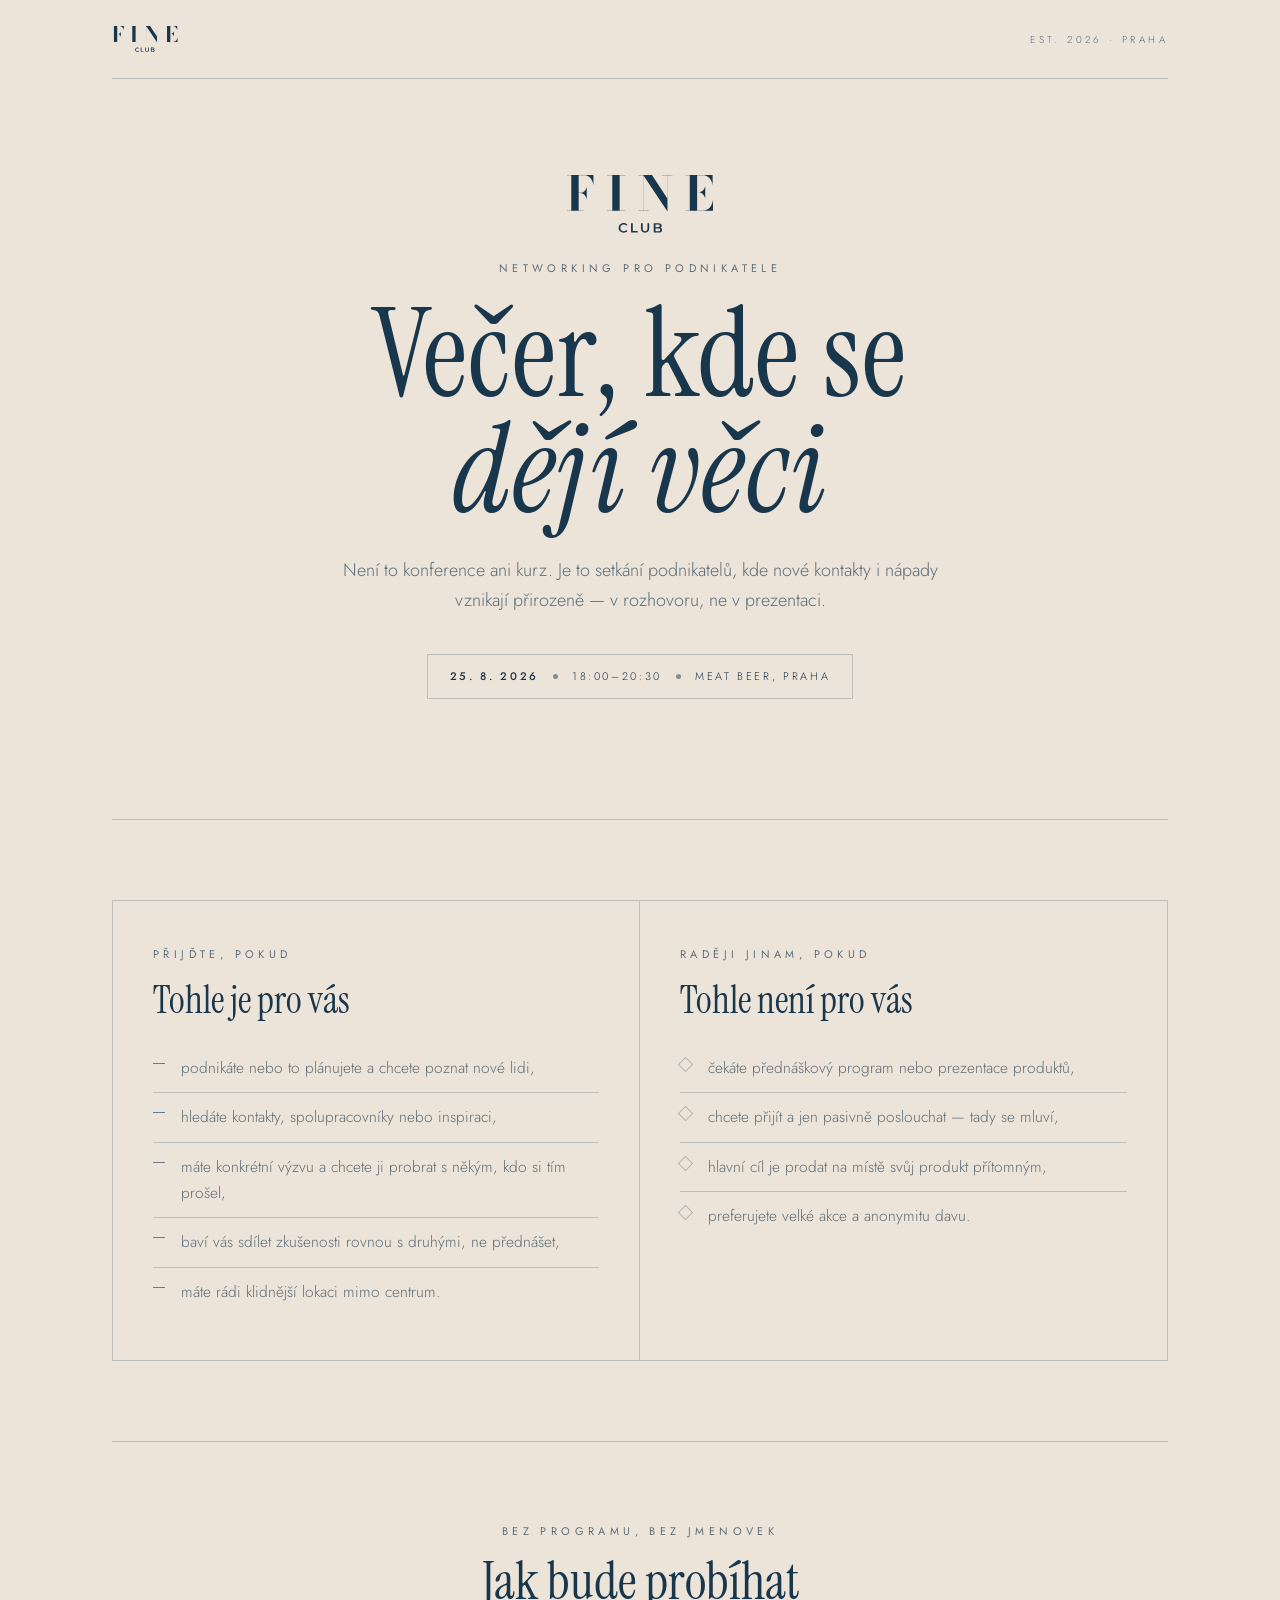
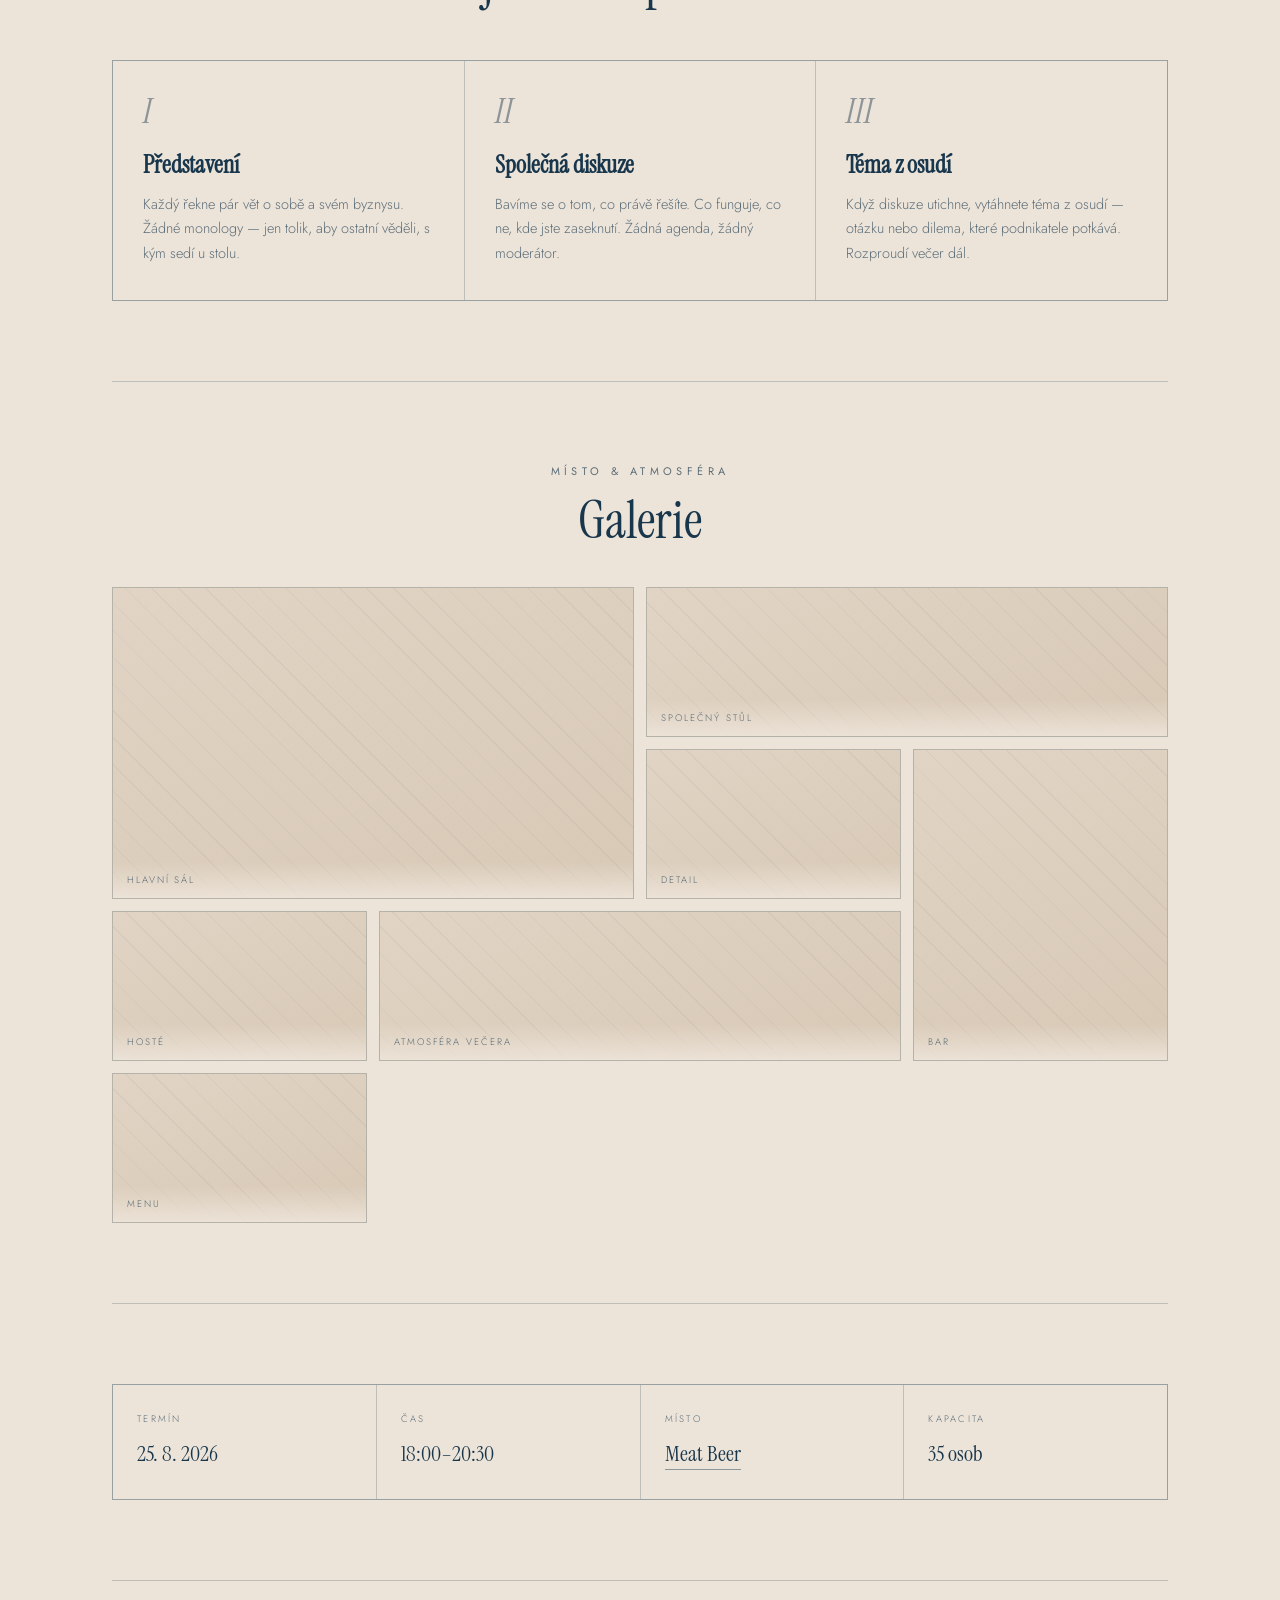
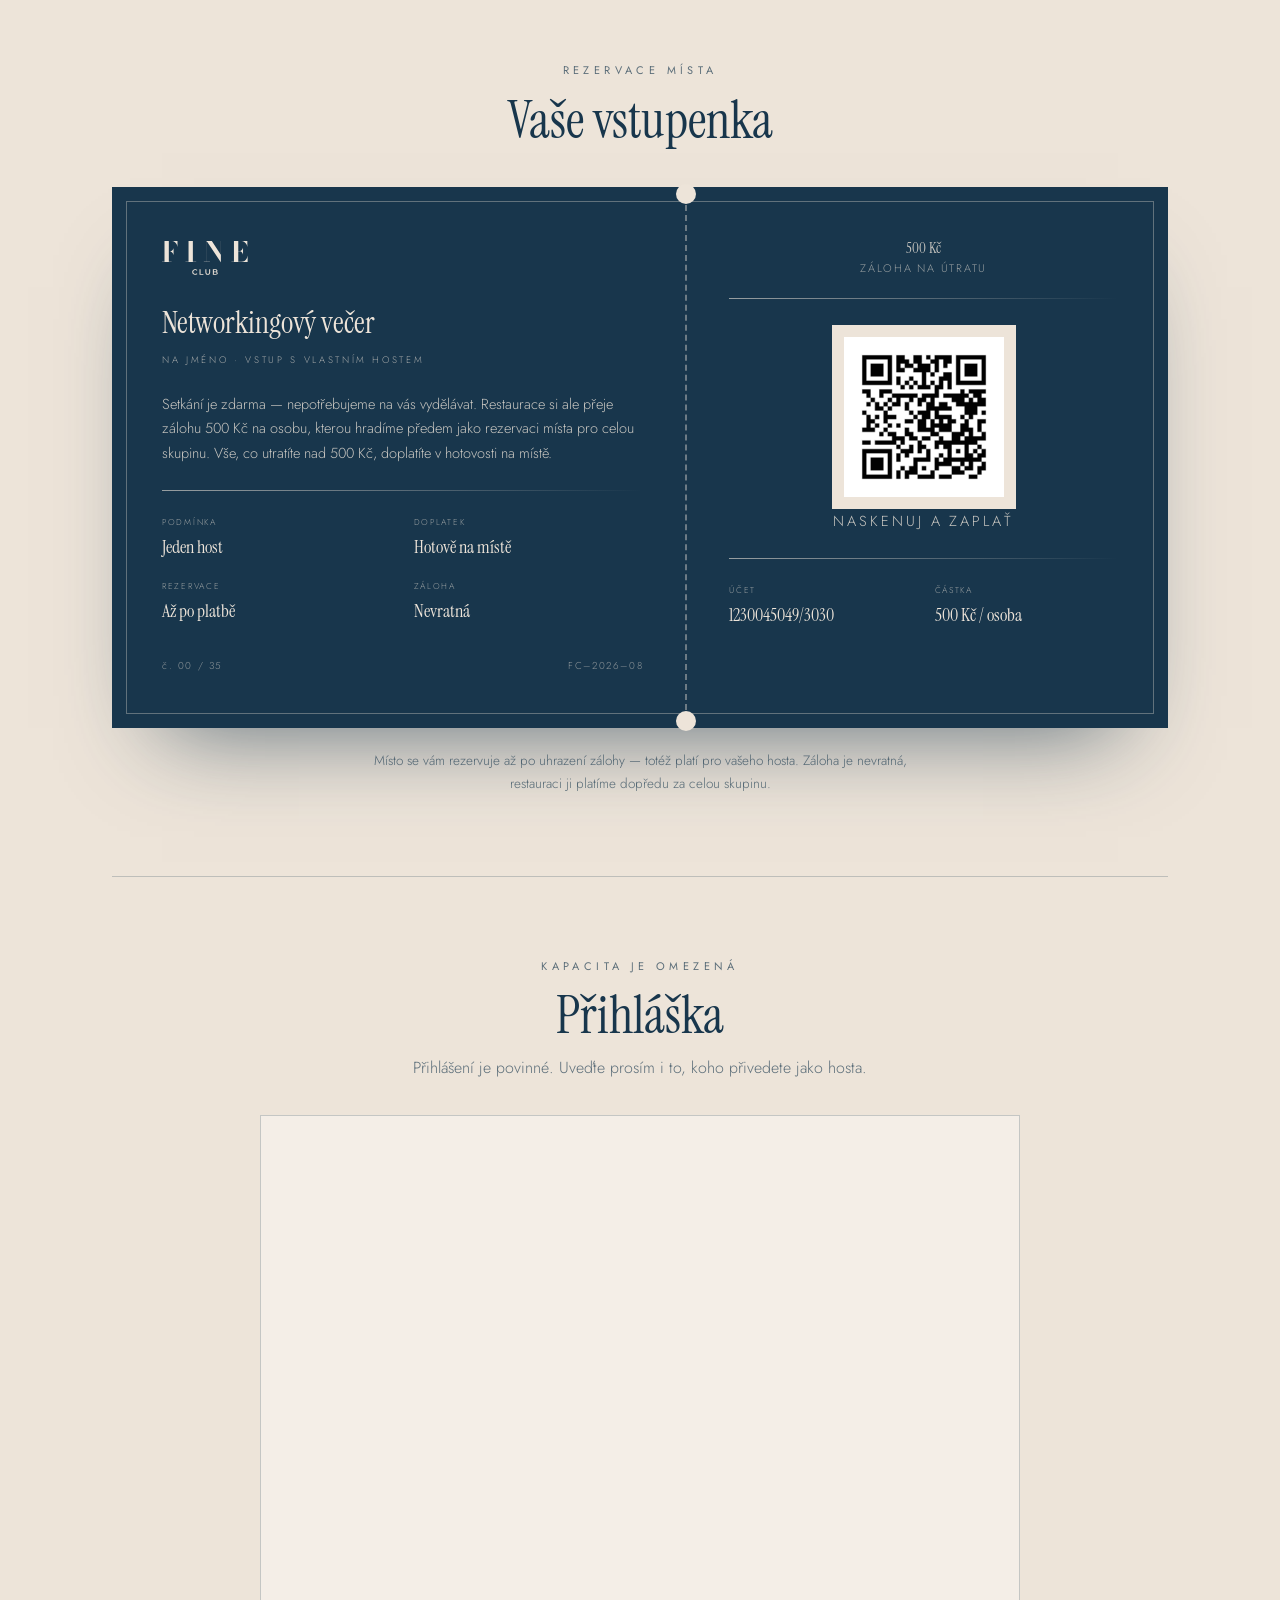
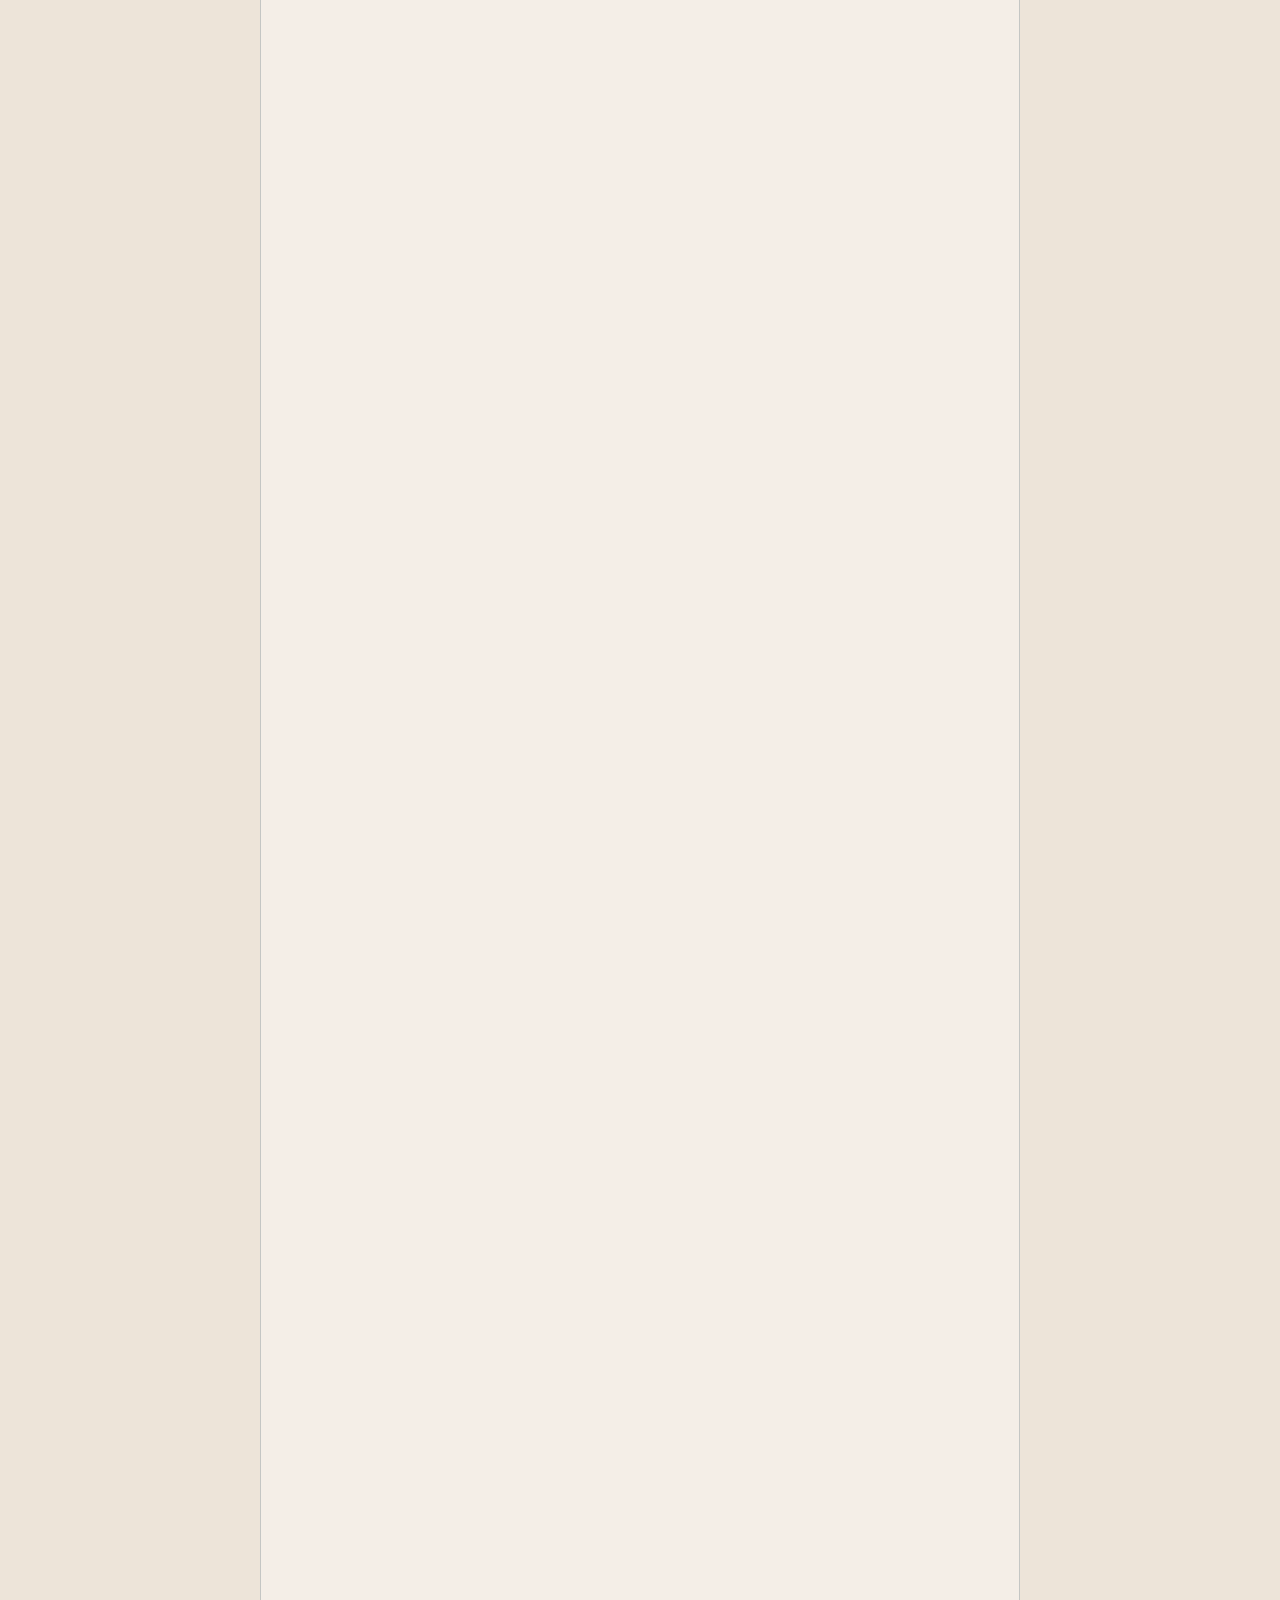
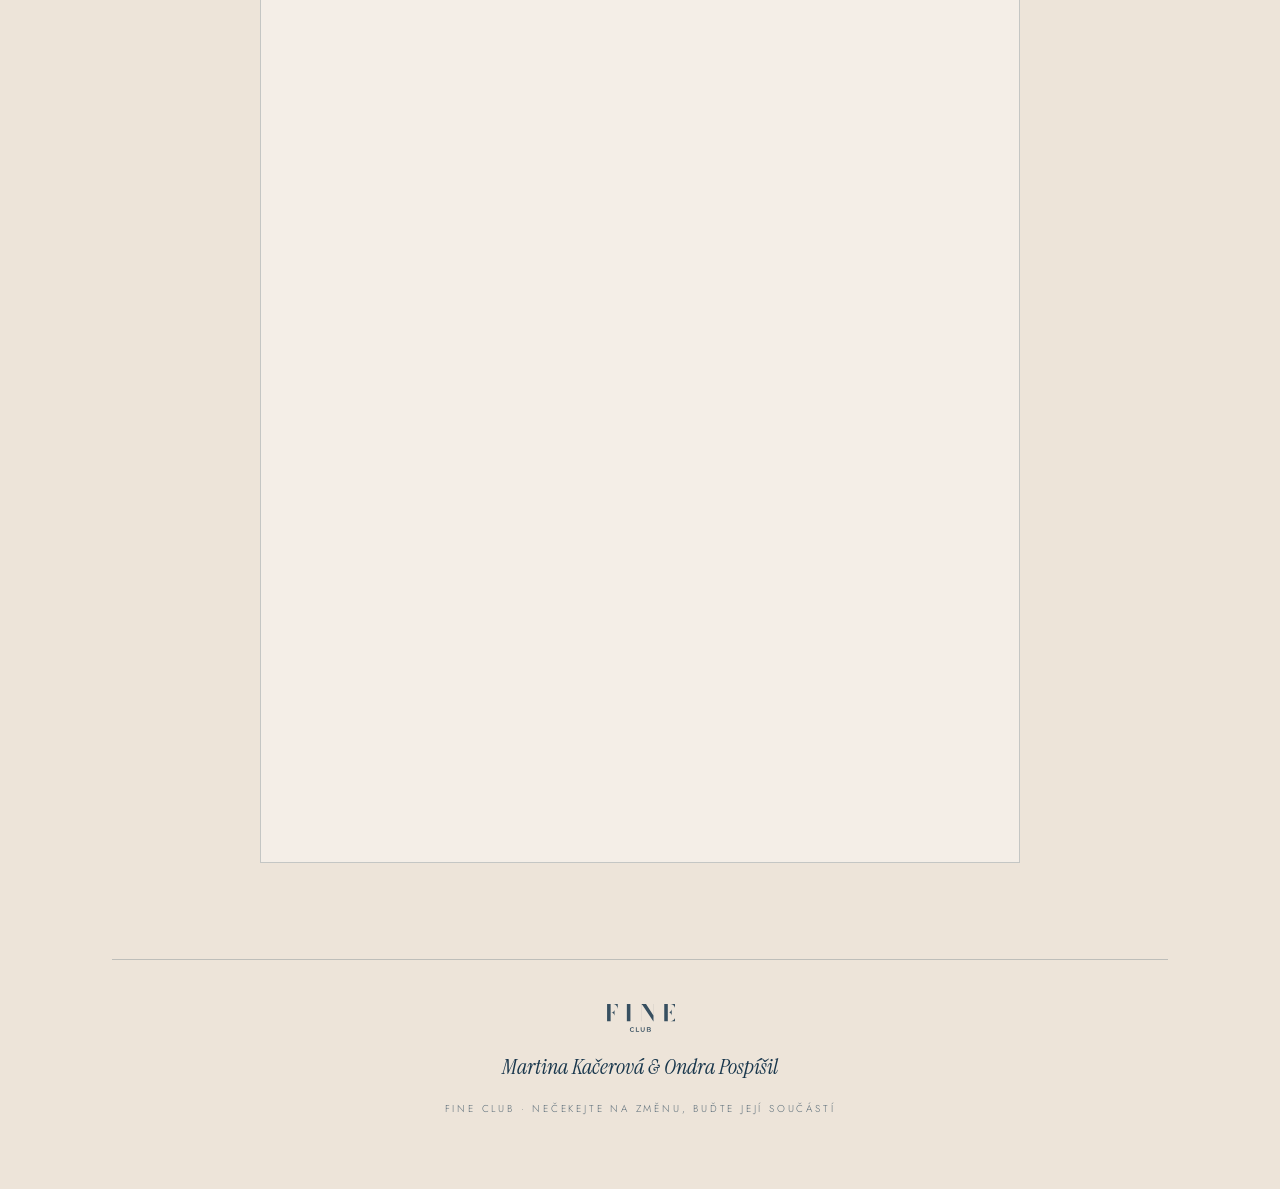
<file: fine-club.html>
<!DOCTYPE html>
<html lang="cs">
<head>
<meta charset="UTF-8">
<meta name="viewport" content="width=device-width, initial-scale=1">
<title>FINE Club — Networking pro podnikatele</title>
<link rel="preconnect" href="https://fonts.googleapis.com">
<link rel="preconnect" href="https://fonts.gstatic.com" crossorigin>
<link href="https://fonts.googleapis.com/css2?family=Instrument+Serif:ital@0;1&family=Jost:wght@300;400;500&display=swap" rel="stylesheet">
<style>
:root{
  --navy:#18364C;
  --navy-70:rgba(24,54,76,.68);
  --navy-45:rgba(24,54,76,.45);
  --cream:#EDE4D9;
  --cream-deep:#E1D4C4;
  --line:rgba(24,54,76,.22);
}
*{box-sizing:border-box}
html{scroll-behavior:smooth}
body{
  margin:0;background:var(--cream);color:var(--navy);
  font-family:'Jost',system-ui,sans-serif;font-weight:300;
  line-height:1.7;-webkit-font-smoothing:antialiased;
}
.wrap{max-width:1120px;margin:0 auto;padding:0 32px}
.eyebrow{
  font-family:'Jost',sans-serif;font-weight:400;font-size:11px;
  letter-spacing:.4em;text-transform:uppercase;color:var(--navy-70);
}
h2{font-family:'Instrument Serif',serif;font-weight:500;font-size:clamp(30px,4.4vw,52px);line-height:1.02;margin:0}
h3{font-family:'Instrument Serif',serif;font-weight:600;font-size:24px;margin:0 0 6px}
.serif-it{font-style:italic}
a{color:inherit}

/* ── top bar ── */
.top{
  display:flex;justify-content:space-between;align-items:center;
  padding:26px 0;border-bottom:1px solid var(--line);
}
.brand{display:flex;align-items:center;gap:14px}
.seal{width:34px;height:34px;flex:none}
.logo{width:auto;display:block}
.logo-sm{height:26px}
.logo-hero{height:58px;margin:0 auto 26px}
.logo-card{height:34px;margin-bottom:22px}
.logo-foot{height:28px;margin:0 auto 16px;opacity:.85}
.brand .name{font-family:'Instrument Serif',serif;font-weight:600;font-size:24px;letter-spacing:.06em;line-height:1}
.brand .name small{display:block;font-family:'Jost';font-weight:400;font-size:8.5px;letter-spacing:.44em;text-transform:uppercase;color:var(--navy-70);margin-top:3px}
.top .est{font-family:'Jost';font-size:10px;letter-spacing:.34em;text-transform:uppercase;color:var(--navy-70)}

/* ── hero ── */
.hero{padding:96px 0 40px;text-align:center;position:relative}
.hero .mark{width:64px;height:64px;margin:0 auto 30px;opacity:.9}
.hero h1{
  font-family:'Instrument Serif',serif;font-weight:400;
  font-size:clamp(52px,10vw,124px);line-height:.94;letter-spacing:.01em;margin:18px 0 0;
}
.hero h1 em{font-style:italic;font-weight:500}
.hero .lede{max-width:60ch;margin:26px auto 0;color:var(--navy-70);font-size:18px}
.datechip{
  display:inline-flex;align-items:center;gap:14px;margin-top:38px;
  border:1px solid var(--line);padding:12px 22px;
  font-family:'Jost';font-size:11px;letter-spacing:.24em;text-transform:uppercase;
}
.datechip b{font-weight:500}
.dot{width:5px;height:5px;border-radius:50%;background:var(--navy);opacity:.5}

.hr{height:1px;background:var(--line);margin:80px 0}
.hr-sm{height:1px;background:var(--line);margin:0}

/* ── fit / not fit ── */
.split{display:grid;grid-template-columns:1fr 1fr;gap:0;border:1px solid var(--line)}
.col{padding:44px 40px}
.col:first-child{border-right:1px solid var(--line)}
.col .eyebrow{display:block;margin-bottom:18px}
.col h2{margin-bottom:24px;font-size:clamp(26px,3.4vw,38px)}
.list{list-style:none;margin:0;padding:0}
.list li{position:relative;padding:11px 0 11px 28px;border-top:1px solid var(--line);font-size:15.5px;color:var(--navy-70)}
.list li:first-child{border-top:none}
.list li::before{content:"";position:absolute;left:0;top:19px;width:12px;height:1px;background:var(--navy);opacity:.6}
.col.no .list li::before{width:9px;height:9px;top:15px;background:none;border:1px solid var(--navy-45);border-radius:0;transform:rotate(45deg)}

/* ── flow ── */
.flow-head{text-align:center;margin-bottom:52px}
.flow-head .eyebrow{display:block;margin-bottom:14px}
.flow{display:grid;grid-template-columns:repeat(3,1fr);gap:1px;background:var(--line);border:1px solid var(--line)}
.step{background:var(--cream);padding:34px 30px}
.step .num{font-family:'Instrument Serif',serif;font-style:italic;font-size:34px;color:var(--navy-45);line-height:1;margin-bottom:16px}
.step p{margin:0;font-size:14.5px;color:var(--navy-70)}

.fact .v a{text-decoration:none;border-bottom:1px solid var(--navy-45);padding-bottom:1px}
.fact .v a:hover{border-color:var(--navy)}

/* ── bento galerie ── */
.gal-head{text-align:center;margin-bottom:40px}
.gal-head .eyebrow{display:block;margin-bottom:14px}
.bento{
  display:grid;grid-template-columns:repeat(4,1fr);
  grid-auto-rows:150px;gap:12px;grid-auto-flow:dense;
}
.tile{
  position:relative;overflow:hidden;border:1px solid var(--line);
  background:var(--cream-deep) center/cover no-repeat;
  display:flex;align-items:flex-end;
}
.tile.wide{grid-column:span 2}
.tile.tall{grid-row:span 2}
.tile.big{grid-column:span 2;grid-row:span 2}
/* placeholder vzhled dokud nevložíš fotku */
.tile::before{
  content:"";position:absolute;inset:0;
  background:
    repeating-linear-gradient(45deg,transparent 0 18px,rgba(24,54,76,.05) 18px 19px),
    linear-gradient(160deg,var(--cream-deep),#D8C9B6);
  z-index:0;
}
.tile[style*="background-image"]::before{display:none}
.tile .cap{
  position:relative;z-index:1;width:100%;
  padding:10px 14px;font-family:'Jost';font-size:9.5px;letter-spacing:.2em;
  text-transform:uppercase;color:var(--navy-70);
  background:linear-gradient(0deg,rgba(237,228,217,.9),transparent);
}
.tile[style*="background-image"] .cap{color:var(--cream);background:linear-gradient(0deg,rgba(24,54,76,.75),transparent)}

/* ── facts ── */
.facts{display:grid;grid-template-columns:repeat(4,1fr);gap:1px;background:var(--line);border:1px solid var(--line)}
.fact{background:var(--cream);padding:26px 24px}
.fact .k{font-family:'Jost';font-size:9.5px;letter-spacing:.24em;text-transform:uppercase;color:var(--navy-70);margin-bottom:8px}
.fact .v{font-family:'Instrument Serif',serif;font-size:22px;font-weight:500}

/* ── membership card ── */
.card-head{text-align:center;margin-bottom:40px}
.card-head .eyebrow{display:block;margin-bottom:14px}
.card{
  position:relative;background:var(--navy);color:var(--cream);
  padding:8px;box-shadow:0 50px 90px -50px rgba(24,54,76,.7);
}
.card::before{content:"";position:absolute;inset:14px;border:1px solid rgba(237,228,217,.34);pointer-events:none}
.card-inner{display:grid;grid-template-columns:1.2fr 1fr}
.stub{padding:46px 42px;border-right:2px dashed rgba(237,228,217,.4);position:relative}
.stub::before,.stub::after{content:"";position:absolute;right:-11px;width:20px;height:20px;border-radius:50%;background:var(--cream)}
.stub::before{top:-11px}
.stub::after{bottom:-11px}
.side{padding:46px 42px;text-align:center}
.card .seal-lg{width:44px;height:44px;margin-bottom:22px}
.card h3{color:var(--cream);font-family:'Instrument Serif',serif;font-weight:500;font-size:30px;margin:0 0 4px}
.card .tag{font-family:'Jost';font-size:9.5px;letter-spacing:.28em;text-transform:uppercase;color:rgba(237,228,217,.66);margin-bottom:24px}
.card p{color:rgba(237,228,217,.82);font-size:14.5px;margin:0}
.crule{height:1px;background:linear-gradient(90deg,rgba(237,228,217,.6),transparent);margin:24px 0}
.card .meta{display:grid;grid-template-columns:1fr 1fr;gap:16px 22px;margin-top:8px;text-align:left}
.card .meta span{display:block;font-family:'Jost';font-size:8.5px;letter-spacing:.2em;text-transform:uppercase;color:rgba(237,228,217,.6);margin-bottom:3px}
.card .meta strong{font-family:'Instrument Serif',serif;font-weight:500;font-size:18px}

.price{font-family:'Instrument Serif',serif;font-size:52px;line-height:1;margin:0}
.price small{display:block;font-family:'Jost';font-size:11px;letter-spacing:.16em;text-transform:uppercase;color:rgba(237,228,217,.6);margin-top:8px}
.qr-slot{width:184px;height:184px;margin:26px auto 0;background:var(--cream);padding:12px}
.qr-slot img{width:100%;height:100%;object-fit:contain;display:block}
.qr-note{font-family:'Jost';font-size:9.5px;letter-spacing:.2em;text-transform:uppercase;color:rgba(237,228,217,.7);margin-top:14px}
.serial{display:flex;justify-content:space-between;margin-top:30px;font-family:'Jost';font-size:10px;letter-spacing:.16em;color:rgba(237,228,217,.55)}
.note{max-width:70ch;margin:22px auto 0;text-align:center;font-size:13.5px;color:var(--navy-70)}

/* ── form embed ── */
.form-head{text-align:center;margin-bottom:34px}
.form-head .eyebrow{display:block;margin-bottom:14px}
.form-head p{margin:12px 0 0;color:var(--navy-70)}
.embed{
  border:1px solid var(--line);background:rgba(255,255,255,.35);
  padding:20px;max-width:760px;margin:0 auto;
}
.embed iframe{display:block;width:100%;border:0}

/* ── footer ── */
footer{border-top:1px solid var(--line);margin-top:96px;padding:44px 0 72px;text-align:center}
footer .seal{width:30px;height:30px;margin:0 auto 16px;opacity:.7}
footer .hosts{font-family:'Instrument Serif',serif;font-style:italic;font-size:22px}
footer .fine{margin-top:14px;font-family:'Jost';font-size:10px;letter-spacing:.28em;text-transform:uppercase;color:var(--navy-70)}

:focus-visible{outline:2px solid var(--navy);outline-offset:3px}

@media (max-width:860px){
  .wrap{padding:0 22px}
  .split{grid-template-columns:1fr}
  .col:first-child{border-right:none;border-bottom:1px solid var(--line)}
  .flow{grid-template-columns:1fr}
  .facts{grid-template-columns:1fr 1fr}
  .bento{grid-template-columns:repeat(2,1fr);grid-auto-rows:130px}
  .tile.big{grid-column:span 2;grid-row:span 2}
  .tile.wide{grid-column:span 2}
  .tile.tall{grid-row:span 2}
  .card-inner{grid-template-columns:1fr}
  .stub{border-right:none;border-bottom:2px dashed rgba(237,228,217,.4)}
  .stub::before{top:auto;bottom:-11px;left:-11px;right:auto}
  .stub::after{right:-11px}
}
@media (prefers-reduced-motion:no-preference){
  .card{transition:transform .5s ease}
  .card:hover{transform:translateY(-4px)}
}
</style>
</head>
<body>
<div class="wrap">

  <!-- kompasový znak, sdílený -->
  <svg width="0" height="0" style="position:absolute" aria-hidden="true">
    <defs>
      <g id="compass">
        <circle cx="50" cy="50" r="47" fill="none" stroke="currentColor" stroke-width="1.4"/>
        <circle cx="50" cy="50" r="40" fill="none" stroke="currentColor" stroke-width=".7"/>
        <path d="M50 8 L57 50 L50 44 L43 50 Z" fill="currentColor"/>
        <path d="M50 92 L43 50 L50 56 L57 50 Z" fill="currentColor" opacity=".55"/>
        <path d="M8 50 L50 43 L44 50 L50 57 Z" fill="currentColor" opacity=".8"/>
        <path d="M92 50 L50 57 L56 50 L50 43 Z" fill="currentColor" opacity=".8"/>
        <circle cx="50" cy="50" r="3" fill="currentColor"/>
      </g>
      <g id="finelogo">
        <path d="M159.33 48V47.808H165.09V0.192001H159.33V0H195.81V13.12H195.65C195.33 10.8373 194.594 8.71467 193.442 6.752C192.311 4.78934 190.807 3.21067 188.93 2.016C187.053 0.800002 184.866 0.192001 182.37 0.192001H175.01V47.808H181.698C184.642 47.808 187.138 47.1893 189.186 45.952C191.234 44.7147 192.845 43.0293 194.018 40.896C195.213 38.7413 195.97 36.3093 196.29 33.6H196.482V48H159.33ZM185.73 31.168C185.41 29.7387 184.813 28.4267 183.938 27.232C183.063 26.0373 182.029 25.0773 180.834 24.352C179.661 23.6267 178.466 23.264 177.25 23.264H172.354V23.072H177.25C178.466 23.072 179.661 22.7413 180.834 22.08C182.029 21.4187 183.063 20.512 183.938 19.36C184.813 18.208 185.41 16.9173 185.73 15.488H185.922V31.168H185.73Z" fill="currentColor"/>
        <path d="M102.592 0V47.808H110.016V48H96.0325V47.808H102.4V0.192001H96.0325V0H102.592ZM141.856 0V0.192001H135.136V48.64H134.912L102.464 0H114.304L134.944 31.712V0.192001H127.584V0H141.856Z" fill="currentColor"/>
        <path d="M53.86 48V47.808H60.9V0.192001H53.86V0H78.5V0.192001H70.82V47.808H78.5V48H53.86Z" fill="currentColor"/>
        <path d="M26.368 32.128C26.048 30.6987 25.4827 29.3867 24.672 28.192C23.8827 26.9973 22.8587 26.0373 21.6 25.312C20.3627 24.5867 18.9227 24.224 17.28 24.224H13.12V24.032H17.28C18.9227 24.032 20.3627 23.7013 21.6 23.04C22.8587 22.3787 23.8827 21.472 24.672 20.32C25.4827 19.168 26.048 17.8773 26.368 16.448H26.56V32.128H26.368ZM35.552 0V13.12H35.36C35.04 10.8373 34.3573 8.71467 33.312 6.752C32.288 4.78934 30.912 3.21067 29.184 2.016C27.4773 0.800002 25.4187 0.192001 23.008 0.192001H15.68V47.808H22.08V48H0V47.808H5.76V0.192001H0V0H35.552Z" fill="currentColor"/>
        <path d="M116.666 77.4201V64.8201H122.57C124.082 64.8201 125.234 65.1201 126.026 65.7201C126.818 66.3081 127.214 67.1001 127.214 68.0961C127.214 68.7681 127.058 69.3441 126.746 69.8241C126.434 70.2921 126.014 70.6581 125.486 70.9221C124.97 71.1741 124.406 71.3001 123.794 71.3001L124.118 70.6521C124.826 70.6521 125.462 70.7841 126.026 71.0481C126.59 71.3001 127.034 71.6721 127.358 72.1641C127.694 72.6561 127.862 73.2681 127.862 74.0001C127.862 75.0801 127.448 75.9201 126.62 76.5201C125.792 77.1201 124.562 77.4201 122.93 77.4201H116.666ZM119.006 75.5841H122.786C123.662 75.5841 124.334 75.4401 124.802 75.1521C125.27 74.8641 125.504 74.4021 125.504 73.7661C125.504 73.1421 125.27 72.6861 124.802 72.3981C124.334 72.0981 123.662 71.9481 122.786 71.9481H118.826V70.1301H122.318C123.134 70.1301 123.758 69.9861 124.19 69.6981C124.634 69.4101 124.856 68.9781 124.856 68.4021C124.856 67.8141 124.634 67.3761 124.19 67.0881C123.758 66.8001 123.134 66.6561 122.318 66.6561H119.006V75.5841Z" fill="currentColor"/>
        <path d="M105.001 77.6001C103.273 77.6001 101.917 77.1141 100.933 76.1421C99.9611 75.1701 99.4751 73.7661 99.4751 71.9301V64.8201H101.815V71.8401C101.815 73.1361 102.091 74.0781 102.643 74.6661C103.207 75.2541 103.999 75.5481 105.019 75.5481C106.039 75.5481 106.825 75.2541 107.377 74.6661C107.929 74.0781 108.205 73.1361 108.205 71.8401V64.8201H110.509V71.9301C110.509 73.7661 110.017 75.1701 109.033 76.1421C108.061 77.1141 106.717 77.6001 105.001 77.6001Z" fill="currentColor"/>
        <path d="M86.1034 77.4201V64.8201H88.4434V75.4401H95.0314V77.4201H86.1034Z" fill="currentColor"/>
        <path d="M76.1356 77.6C75.1756 77.6 74.2816 77.444 73.4536 77.132C72.6376 76.808 71.9236 76.358 71.3116 75.782C70.7116 75.194 70.2436 74.504 69.9076 73.712C69.5716 72.92 69.4036 72.056 69.4036 71.12C69.4036 70.184 69.5716 69.32 69.9076 68.528C70.2436 67.736 70.7176 67.052 71.3296 66.476C71.9416 65.888 72.6556 65.438 73.4716 65.126C74.2876 64.802 75.1816 64.64 76.1536 64.64C77.1856 64.64 78.1276 64.82 78.9796 65.18C79.8316 65.528 80.5516 66.05 81.1396 66.746L79.6276 68.168C79.1716 67.676 78.6616 67.31 78.0976 67.07C77.5336 66.818 76.9216 66.692 76.2616 66.692C75.6016 66.692 74.9956 66.8 74.4436 67.016C73.9036 67.232 73.4296 67.538 73.0216 67.934C72.6256 68.33 72.3136 68.798 72.0856 69.338C71.8696 69.878 71.7616 70.472 71.7616 71.12C71.7616 71.768 71.8696 72.362 72.0856 72.902C72.3136 73.442 72.6256 73.91 73.0216 74.306C73.4296 74.702 73.9036 75.008 74.4436 75.224C74.9956 75.44 75.6016 75.548 76.2616 75.548C76.9216 75.548 77.5336 75.428 78.0976 75.188C78.6616 74.936 79.1716 74.558 79.6276 74.054L81.1396 75.494C80.5516 76.178 79.8316 76.7 78.9796 77.06C78.1276 77.42 77.1796 77.6 76.1356 77.6Z" fill="currentColor"/>
      </g>
    </defs>
  </svg>

  <!-- top -->
  <div class="top">
    <div class="brand">
      <svg class="logo logo-sm" viewBox="0 0 197 78" color="#18364C" role="img" aria-label="FINE Club"><use href="#finelogo"/></svg>
    </div>
    <div class="est">Est. 2026 · Praha</div>
  </div>

  <!-- hero -->
  <header class="hero">
    <svg class="logo logo-hero" viewBox="0 0 197 78" color="#18364C" role="img" aria-label="FINE Club"><use href="#finelogo"/></svg>
    <p class="eyebrow">Networking pro podnikatele</p>
    <h1>Večer, kde se<br><em>dějí věci</em></h1>
    <p class="lede">Není to konference ani kurz. Je to setkání podnikatelů, kde nové kontakty i nápady vznikají přirozeně — v rozhovoru, ne v prezentaci.</p>
    <div class="datechip">
      <span><b>25. 8. 2026</b></span><span class="dot"></span>
      <span>18:00–20:30</span><span class="dot"></span>
      <span>Meat Beer, Praha</span>
    </div>
  </header>

  <div class="hr"></div>

  <!-- pro vás / není pro vás -->
  <section class="split">
    <div class="col yes">
      <span class="eyebrow">Přijďte, pokud</span>
      <h2>Tohle je pro vás</h2>
      <ul class="list">
        <li>podnikáte nebo to plánujete a chcete poznat nové lidi,</li>
        <li>hledáte kontakty, spolupracovníky nebo inspiraci,</li>
        <li>máte konkrétní výzvu a chcete ji probrat s někým, kdo si tím prošel,</li>
        <li>baví vás sdílet zkušenosti rovnou s druhými, ne přednášet,</li>
        <li>máte rádi klidnější lokaci mimo centrum.</li>
      </ul>
    </div>
    <div class="col no">
      <span class="eyebrow">Raději jinam, pokud</span>
      <h2>Tohle není pro vás</h2>
      <ul class="list">
        <li>čekáte přednáškový program nebo prezentace produktů,</li>
        <li>chcete přijít a jen pasivně poslouchat — tady se mluví,</li>
        <li>hlavní cíl je prodat na místě svůj produkt přítomným,</li>
        <li>preferujete velké akce a anonymitu davu.</li>
      </ul>
    </div>
  </section>

  <div class="hr"></div>

  <!-- jak to probíhá -->
  <section>
    <div class="flow-head">
      <span class="eyebrow">Bez programu, bez jmenovek</span>
      <h2>Jak bude probíhat</h2>
    </div>
    <div class="flow">
      <div class="step">
        <div class="num">I</div>
        <h3>Představení</h3>
        <p>Každý řekne pár vět o sobě a svém byznysu. Žádné monology — jen tolik, aby ostatní věděli, s kým sedí u stolu.</p>
      </div>
      <div class="step">
        <div class="num">II</div>
        <h3>Společná diskuze</h3>
        <p>Bavíme se o tom, co právě řešíte. Co funguje, co ne, kde jste zaseknutí. Žádná agenda, žádný moderátor.</p>
      </div>
      <div class="step">
        <div class="num">III</div>
        <h3>Téma z osudí</h3>
        <p>Když diskuze utichne, vytáhnete téma z osudí — otázku nebo dilema, které podnikatele potkává. Rozproudí večer dál.</p>
      </div>
    </div>
  </section>

  <div class="hr"></div>

  <!-- bento galerie -->
  <section>
    <div class="gal-head">
      <span class="eyebrow">Místo &amp; atmosféra</span>
      <h2>Galerie</h2>
    </div>
    <!--
      Fotky vložíš takto: k dané dlaždici doplň  style="background-image:url('fotka.jpg')"
      (např. <div class="tile big" style="background-image:url('sal.jpg')">).
      Dokud fotku nevložíš, ukazuje se decentní placeholder.
    -->
    <div class="bento">
      <div class="tile big"><span class="cap">Hlavní sál</span></div>
      <div class="tile wide"><span class="cap">Společný stůl</span></div>
      <div class="tile"><span class="cap">Detail</span></div>
      <div class="tile tall"><span class="cap">Bar</span></div>
      <div class="tile"><span class="cap">Hosté</span></div>
      <div class="tile wide"><span class="cap">Atmosféra večera</span></div>
      <div class="tile"><span class="cap">Menu</span></div>
    </div>
  </section>

  <div class="hr"></div>

  <!-- detaily -->
  <section class="facts">
    <div class="fact"><div class="k">Termín</div><div class="v">25. 8. 2026</div></div>
    <div class="fact"><div class="k">Čas</div><div class="v">18:00–20:30</div></div>
    <div class="fact"><div class="k">Místo</div><div class="v"><a href="https://www.meatbeer.cz/" target="_blank" rel="noopener">Meat Beer</a></div></div>
    <div class="fact"><div class="k">Kapacita</div><div class="v">35 osob</div></div>
  </section>

  <div class="hr"></div>

  <!-- membership / platba -->
  <section>
    <div class="card-head">
      <span class="eyebrow">Rezervace místa</span>
      <h2>Vaše vstupenka</h2>
    </div>

    <div class="card">
      <div class="card-inner">

        <div class="stub">
          <svg class="logo logo-card" viewBox="0 0 197 78" color="#EDE4D9" role="img" aria-label="FINE Club"><use href="#finelogo"/></svg>
          <h3>Networkingový večer</h3>
          <p class="tag">Na jméno · vstup s vlastním hostem</p>
          <p>Setkání je zdarma — nepotřebujeme na vás vydělávat. Restaurace si ale přeje zálohu 500 Kč na osobu, kterou hradíme předem jako rezervaci místa pro celou skupinu. Vše, co utratíte nad 500 Kč, doplatíte v hotovosti na místě.</p>
          <div class="crule"></div>
          <div class="meta">
            <div><span>Podmínka</span><strong>Jeden host</strong></div>
            <div><span>Doplatek</span><strong>Hotově na místě</strong></div>
            <div><span>Rezervace</span><strong>Až po platbě</strong></div>
            <div><span>Záloha</span><strong>Nevratná</strong></div>
          </div>
          <div class="serial"><span>č. 00 / 35</span><span>FC–2026–08</span></div>
        </div>

        <div class="side">
          <p class="price">500 Kč<small>záloha na útratu</small></p>
          <div class="crule"></div>

          <!-- ZDE VLOŽ SVŮJ QR KÓD (nahraď src) -->
          <div class="qr-slot">
            <img src="[data-uri]" alt="QR kód pro platbu zálohy">
          </div>
          <p class="qr-note">Naskenuj a zaplať</p>

          <div class="crule"></div>
          <div class="meta">
            <div><span>Účet</span><strong>1230045049/3030</strong></div>
            <div><span>Částka</span><strong>500 Kč / osoba</strong></div>
          </div>
        </div>

      </div>
    </div>

    <p class="note">Místo se vám rezervuje až po uhrazení zálohy — totéž platí pro vašeho hosta. Záloha je nevratná, restauraci ji platíme dopředu za celou skupinu.</p>
  </section>

  <div class="hr"></div>

  <!-- přihláška (embed placeholder) -->
  <section>
    <div class="form-head">
      <span class="eyebrow">Kapacita je omezená</span>
      <h2>Přihláška</h2>
      <p>Přihlášení je povinné. Uveďte prosím i to, koho přivedete jako hosta.</p>
    </div>
    <div class="embed">
      <iframe data-tally-src="https://tally.so/embed/J9er24?alignLeft=1&hideTitle=1&transparentBackground=1&dynamicHeight=1" loading="lazy" width="100%" height="2906" frameborder="0" marginheight="0" marginwidth="0" title="FINE Club – přihláška"></iframe>
    </div>
  </section>

  <!-- footer -->
  <footer>
    <svg class="logo logo-foot" viewBox="0 0 197 78" color="#18364C" role="img" aria-label="FINE Club"><use href="#finelogo"/></svg>
    <div class="hosts">Martina Kačerová &amp; Ondra Pospíšil</div>
    <div class="fine">FINE Club · Nečekejte na změnu, buďte její součástí</div>
  </footer>

</div>
<script>var d=document,w="https://tally.so/widgets/embed.js",v=function(){"undefined"!=typeof Tally?Tally.loadEmbeds():d.querySelectorAll("iframe[data-tally-src]:not([src])").forEach((function(e){e.src=e.dataset.tallySrc}))};if("undefined"!=typeof Tally)v();else if(d.querySelector('script[src="'+w+'"]')==null){var s=d.createElement("script");s.src=w,s.onload=v,s.onerror=v,d.body.appendChild(s);}</script>
</body>
</html>
</file>
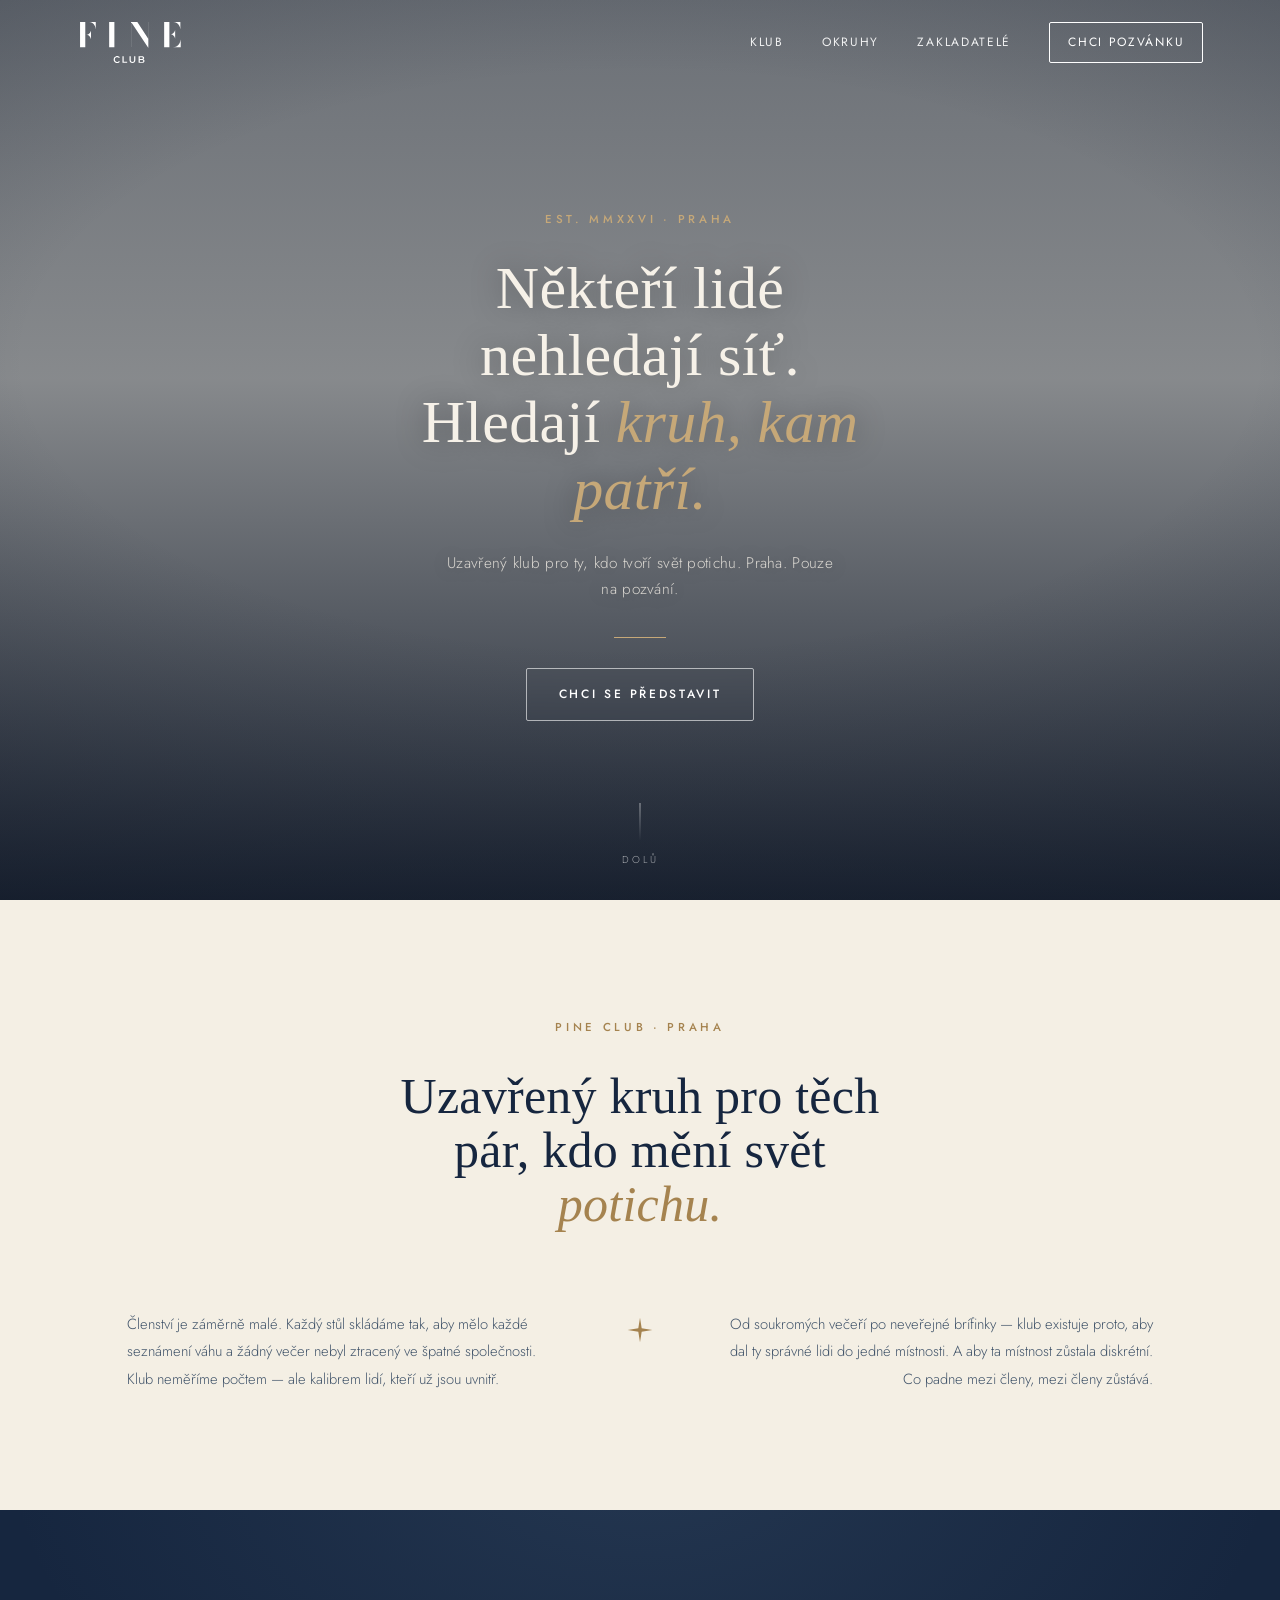
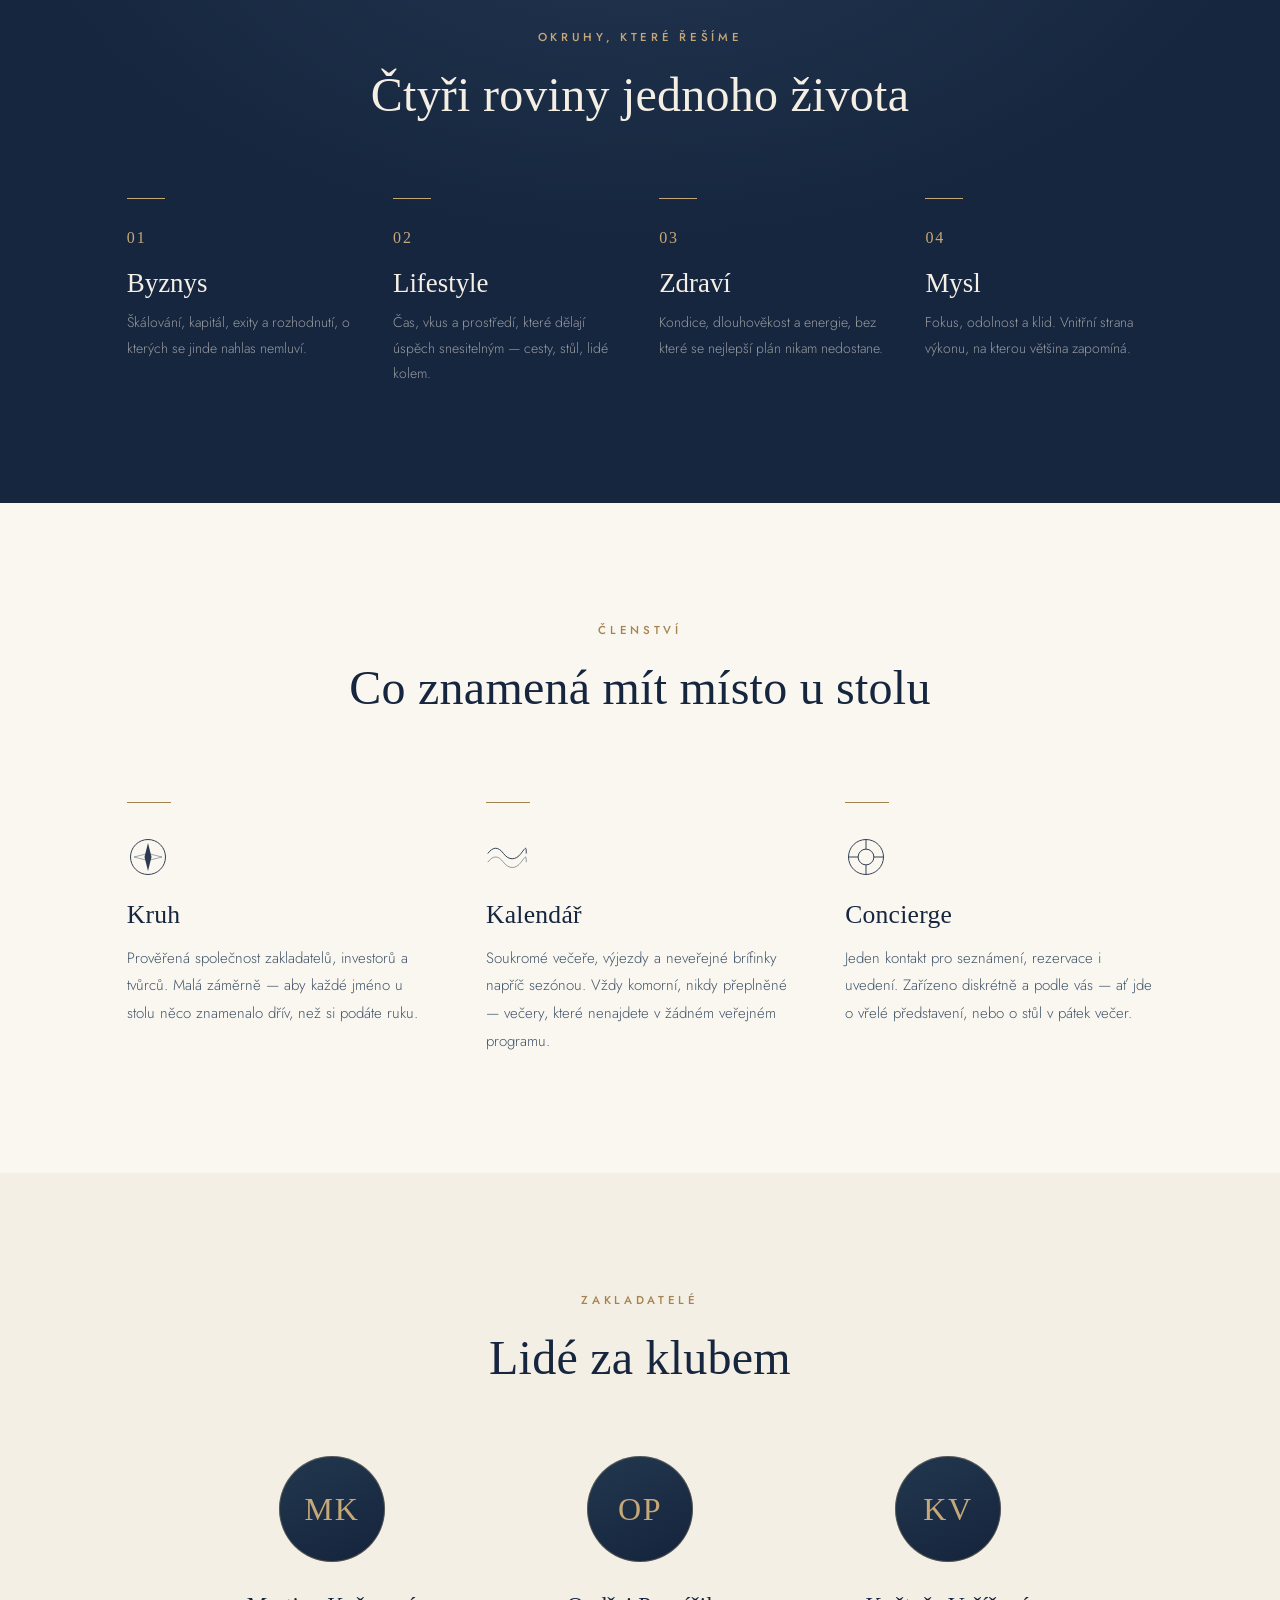
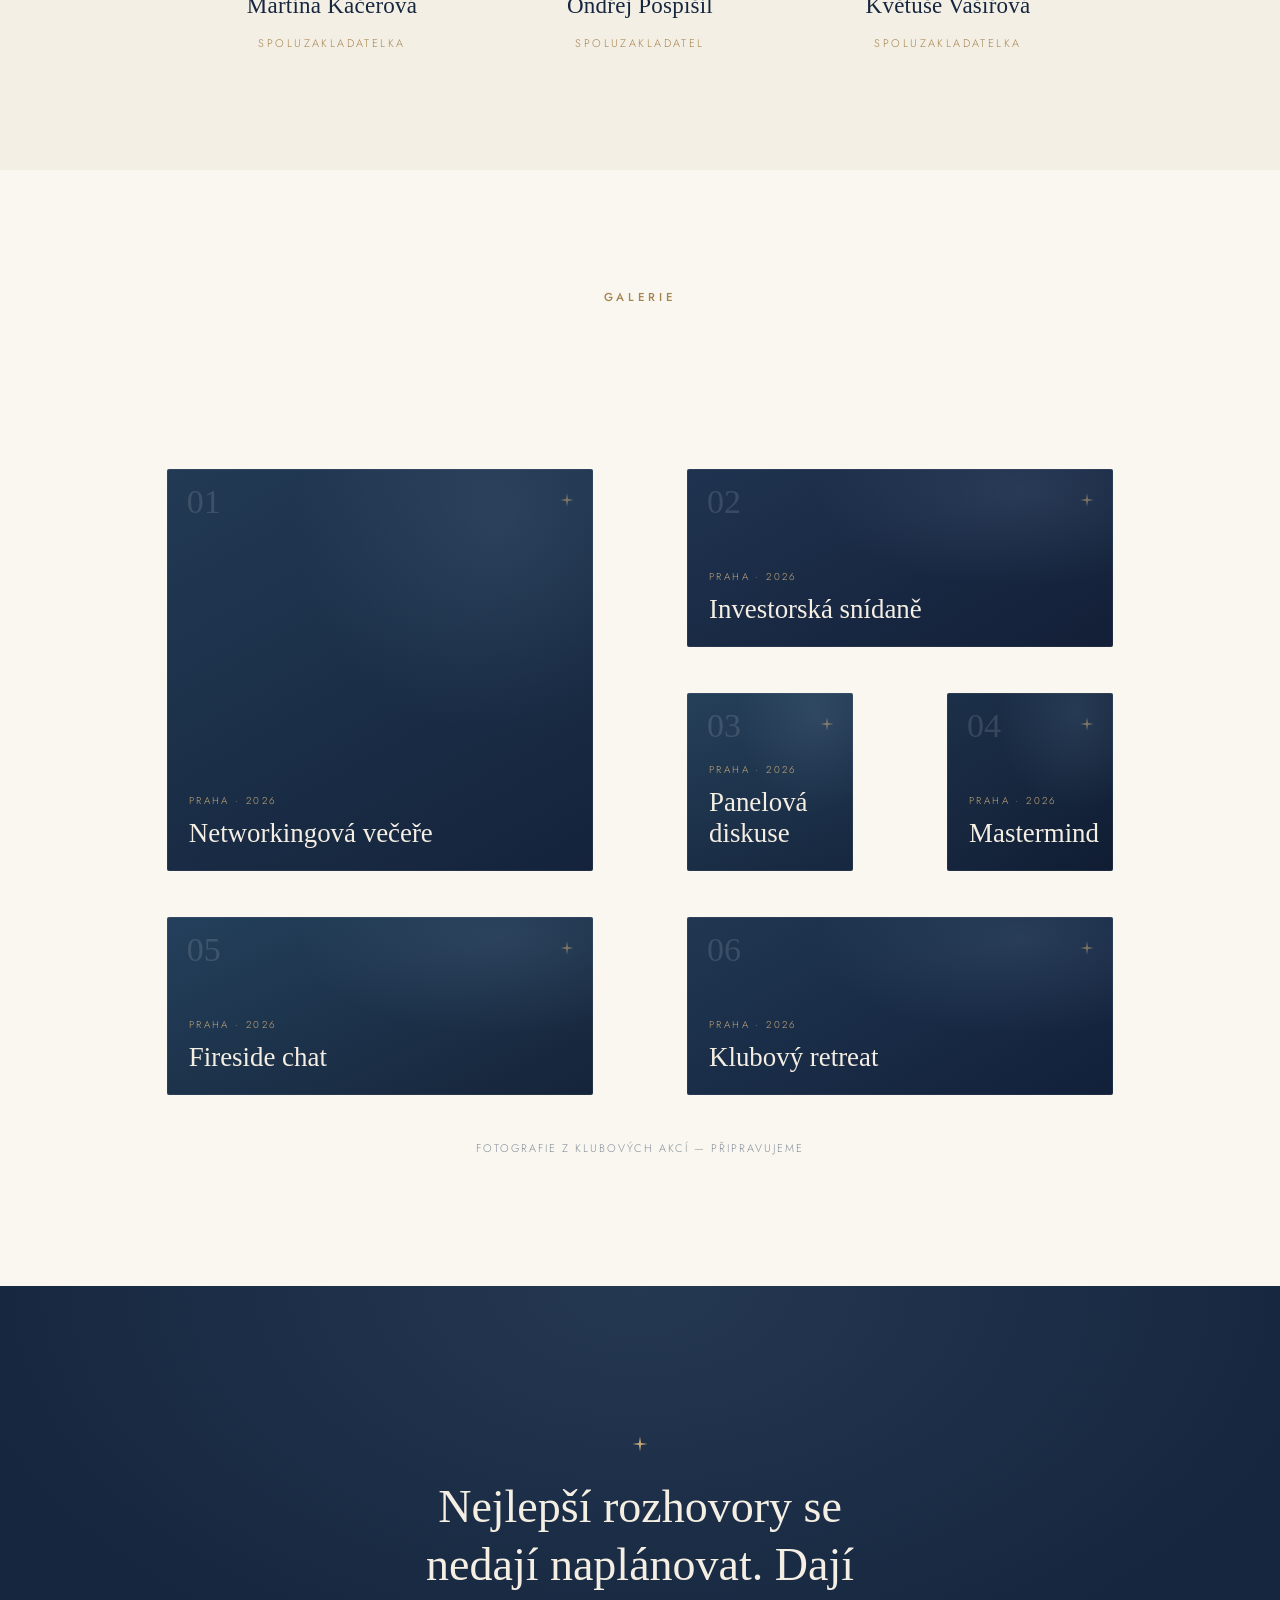
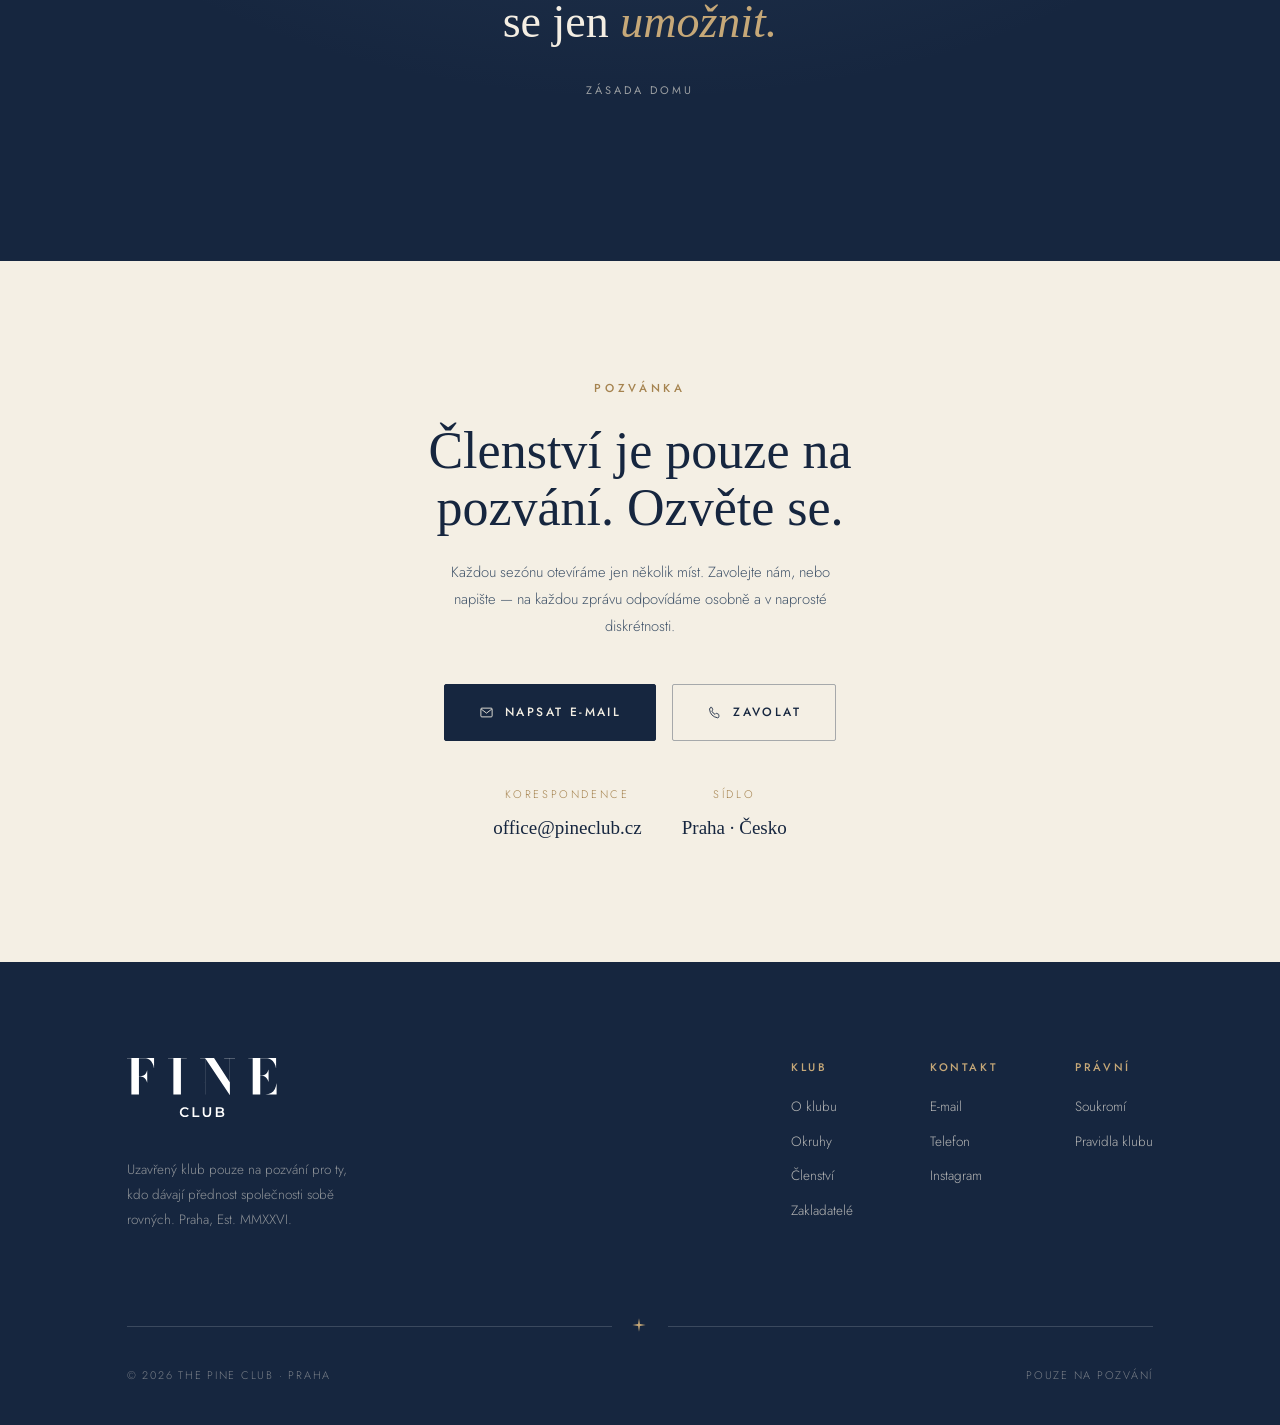
<file: _archive/fine-concept.html>
<!DOCTYPE html>
<html lang="cs">
<head>
<meta charset="UTF-8" />
<meta name="viewport" content="width=device-width, initial-scale=1.0" />
<title>The Pine Club — Kruh, kam patříte · Praha</title>
<meta name="description" content="Uzavřený klub pouze na pozvání pro zakladatele, investory a tvůrce. Byznys, lifestyle, zdraví a mysl. Praha, Est. MMXXVI." />
<link rel="preconnect" href="https://fonts.googleapis.com" />
<link rel="preconnect" href="https://fonts.gstatic.com" crossorigin />
<link href="https://fonts.googleapis.com/css2?family=Amiri:ital,wght@0,400;0,700;1,400;1,700&family=Jost:wght@300;400;500&display=swap" rel="stylesheet" />
<style>
  :root{
    --ink:#16263f; --ink-soft:#41546a;
    --paper:#f4efe4; --paper-2:#faf7f0;
    --navy:#16263f; --navy-2:#1e3352;
    --gold:#a5834f; --gold-lt:#c6a878;
    --line:rgba(22,38,63,.14); --line-lt:rgba(255,255,255,.16);
    --pad-x:clamp(22px,6vw,96px);
    --sect-y:clamp(92px,13vh,180px);
    --maxw:1180px;
    --serif:"Cormorant Garamond",Georgia,serif;
    --sans:"Jost",-apple-system,BlinkMacSystemFont,"Segoe UI",sans-serif;
  }
  *{box-sizing:border-box;}
  html{scroll-behavior:smooth;}
  body{margin:0;background:var(--paper);color:var(--ink);font-family:var(--sans);font-weight:300;line-height:1.75;-webkit-font-smoothing:antialiased;text-rendering:optimizeLegibility;}
  a{color:inherit;text-decoration:none;}
  img{max-width:100%;display:block;}
  ::selection{background:var(--navy);color:var(--paper);}
  :focus-visible{outline:2px solid var(--gold);outline-offset:4px;border-radius:1px;}
  .wrap{max-width:var(--maxw);margin:0 auto;padding-inline:var(--pad-x);}

  .eyebrow{font-family:var(--sans);font-size:11.5px;font-weight:500;letter-spacing:.32em;text-transform:uppercase;color:var(--gold);margin:0;}
  .display{font-family:var(--serif);font-weight:500;line-height:1.08;letter-spacing:.005em;margin:0;}
  .lede{font-family:var(--sans);font-weight:300;color:var(--ink-soft);font-size:clamp(14.5px,1.15vw,16px);line-height:1.85;}

  .logo{display:inline-block;line-height:0;color:var(--navy);}
  .logo svg{width:100%;height:auto;display:block;fill:currentColor;}
  .star{width:16px;height:16px;flex:none;color:var(--gold);}
  .star svg{width:100%;height:100%;display:block;fill:currentColor;}

  /* NAV */
  .nav{position:fixed;inset:0 0 auto 0;z-index:50;display:flex;align-items:center;justify-content:space-between;padding:22px var(--pad-x);color:#fff;transition:background .5s ease,color .5s ease,padding .5s ease,box-shadow .5s ease;}
  .nav .logo{width:104px;color:currentColor;}
  .nav-links{display:flex;align-items:center;gap:clamp(20px,3vw,40px);}
  .nav-links a{font-size:12px;letter-spacing:.14em;text-transform:uppercase;font-weight:400;position:relative;padding:4px 0;color:currentColor;opacity:.9;}
  .nav-menu-links{display:flex;align-items:center;gap:clamp(20px,3vw,40px);}
  .nav-links a:not(.nav-cta)::after{content:"";position:absolute;left:0;bottom:0;width:0;height:1px;background:currentColor;transition:width .4s ease;}
  .nav-links a:not(.nav-cta):hover::after{width:100%;}
  .nav-cta{border:1px solid currentColor;border-radius:2px;padding:9px 18px !important;opacity:1 !important;transition:background .35s ease,color .35s ease;}
  .nav.scrolled{background:rgba(244,239,228,.92);backdrop-filter:blur(10px);color:var(--navy);padding-top:15px;padding-bottom:15px;box-shadow:0 1px 0 var(--line);}
  .nav.scrolled .nav-cta:hover{background:var(--navy);color:var(--paper);}
  .nav:not(.scrolled) .nav-cta:hover{background:#fff;color:var(--navy);}

  /* HERO */
  .hero{position:relative;min-height:100svh;display:flex;flex-direction:column;align-items:center;justify-content:center;text-align:center;color:#fff;overflow:hidden;padding:120px var(--pad-x) 90px;
    background:linear-gradient(180deg, rgba(16,27,45,.60) 0%, rgba(16,27,45,.48) 42%, rgba(11,20,36,.92) 100%),
      url("https://images.unsplash.com/photo-1772202950305-2e6fee0b1ab3?fm=jpg&q=70&w=2400&auto=format&fit=crop") center 32% / cover no-repeat;}
  .hero::after{content:"";position:absolute;inset:0;background:radial-gradient(120% 80% at 50% 40%, transparent 40%, rgba(11,20,36,.5) 100%);pointer-events:none;}
  .hero-inner{position:relative;z-index:2;max-width:820px;}
  .hero .eyebrow{color:var(--gold-lt);}
  .hero-title{font-family:var(--serif);font-weight:500;font-size:clamp(30px,5.4vw,60px);line-height:1.12;letter-spacing:.005em;color:#f6f1e8;margin:26px auto 0;max-width:16ch;text-shadow:0 1px 30px rgba(0,0,0,.35);}
  .hero-title em{font-style:italic;color:var(--gold-lt);}
  .hero-sub{margin:26px auto 0;max-width:44ch;color:rgba(244,239,230,.82);font-size:clamp(14px,1.2vw,16px);font-weight:300;letter-spacing:.02em;text-shadow:0 1px 18px rgba(0,0,0,.4);}
  .hero-thinrule{width:52px;height:1px;background:var(--gold-lt);opacity:.8;margin:34px auto 30px;}
  .hero-cta{display:inline-flex;align-items:center;gap:12px;font-size:12px;letter-spacing:.22em;text-transform:uppercase;font-weight:500;color:#fff;padding:15px 32px;border:1px solid rgba(255,255,255,.6);border-radius:2px;transition:background .4s ease,color .4s ease,border-color .4s ease;backdrop-filter:blur(2px);}
  .hero-cta:hover{background:#fff;color:var(--navy);border-color:#fff;}
  .scroll-hint{position:absolute;left:50%;bottom:32px;transform:translateX(-50%);z-index:2;font-size:10px;letter-spacing:.3em;text-transform:uppercase;color:rgba(255,255,255,.6);display:flex;flex-direction:column;align-items:center;gap:10px;}
  .scroll-hint span{width:1px;height:38px;background:linear-gradient(rgba(255,255,255,.6),transparent);animation:drop 2.4s ease-in-out infinite;}
  @keyframes drop{0%,100%{transform:scaleY(.3);transform-origin:top;opacity:.4}50%{transform:scaleY(1);opacity:.9}}

  .seq{opacity:0;transform:translateY(16px);animation:rise .95s cubic-bezier(.2,.7,.2,1) forwards;}
  .seq.d1{animation-delay:.12s}.seq.d2{animation-delay:.3s}.seq.d3{animation-delay:.48s}.seq.d4{animation-delay:.64s}.seq.d5{animation-delay:.8s}
  @keyframes rise{to{opacity:1;transform:none}}

  /* MANIFESTO */
  .manifesto{padding:var(--sect-y) 0;background:var(--paper);text-align:center;}
  .manifesto .eyebrow{margin-bottom:32px;}
  .manifesto-head{font-size:clamp(27px,4.4vw,50px);max-width:20ch;margin:0 auto;color:var(--ink);}
  .manifesto-head em{font-style:italic;color:var(--gold);}
  .manifesto-cols{display:grid;grid-template-columns:1fr auto 1fr;gap:clamp(28px,5vw,64px);align-items:start;margin-top:clamp(48px,7vw,80px);text-align:left;}
  .manifesto-cols .lede{margin:0;}
  .manifesto-cols .col-r{text-align:right;}
  .divmark{width:26px;height:26px;color:var(--gold);margin-top:6px;}
  .divmark svg{width:100%;height:100%;fill:currentColor;}

  /* TOPICS (Okruhy) */
  .topics{position:relative;background:var(--navy);color:#f2ece1;padding:var(--sect-y) 0;overflow:hidden;}
  .topics::before{content:"";position:absolute;inset:0;background:radial-gradient(90% 120% at 50% -10%, rgba(90,120,150,.20), transparent 55%);pointer-events:none;}
  .topics .wrap{position:relative;}
  .topics-head{text-align:center;margin-bottom:clamp(48px,6vw,80px);}
  .topics-head .eyebrow{color:var(--gold-lt);margin-bottom:22px;}
  .topics-head .display{color:#f4eee3;font-size:clamp(28px,4vw,48px);}
  .grid4{display:grid;grid-template-columns:repeat(4,1fr);gap:clamp(26px,3vw,46px);}
  .topic{position:relative;padding-top:26px;}
  .topic::before{content:"";position:absolute;top:0;left:0;width:38px;height:1px;background:var(--gold-lt);}
  .topic .tnum{font-family:var(--serif);font-size:16px;color:var(--gold-lt);letter-spacing:.12em;margin-bottom:16px;}
  .topic h3{font-family:var(--serif);font-weight:500;font-size:clamp(21px,2.1vw,28px);color:#f5efe5;margin:0 0 12px;line-height:1.15;}
  .topic p{margin:0;font-size:14px;line-height:1.8;color:rgba(240,234,224,.6);font-weight:300;}

  /* PILLARS */
  .pillars{padding:var(--sect-y) 0;background:var(--paper-2);}
  .pillars-head{text-align:center;max-width:640px;margin:0 auto clamp(56px,7vw,88px);}
  .pillars-head .eyebrow{margin-bottom:22px;}
  .pillars-head .display{font-size:clamp(28px,4vw,48px);}
  .grid3{display:grid;grid-template-columns:repeat(3,1fr);gap:clamp(28px,4vw,56px);}
  .pillar{position:relative;padding-top:34px;}
  .pillar::before{content:"";position:absolute;top:0;left:0;width:44px;height:1px;background:var(--gold);}
  .pillar-icon{width:42px;height:42px;color:var(--ink);margin-bottom:22px;opacity:.9;}
  .pillar-icon svg{width:100%;height:100%;display:block;}
  .pillar h3{font-family:var(--serif);font-weight:500;font-size:clamp(21px,2vw,27px);margin:0 0 14px;letter-spacing:.01em;line-height:1.2;}
  .pillar p{margin:0;color:var(--ink-soft);font-size:15px;line-height:1.85;font-weight:300;}

  /* FOUNDERS */
  .founders{padding:var(--sect-y) 0;background:var(--paper);text-align:center;}
  .founders-head{margin-bottom:clamp(48px,6vw,72px);}
  .founders-head .eyebrow{margin-bottom:22px;}
  .founders-head .display{font-size:clamp(28px,4vw,48px);color:var(--ink);}
  .founders-grid{display:grid;grid-template-columns:repeat(3,1fr);gap:clamp(32px,5vw,64px);max-width:860px;margin:0 auto;}
  .founder{display:flex;flex-direction:column;align-items:center;}
  .avatar{width:106px;height:106px;border-radius:50%;display:grid;place-items:center;background:linear-gradient(155deg,#22384f,#14233b);color:var(--gold-lt);font-family:var(--serif);font-size:32px;letter-spacing:.05em;box-shadow:inset 0 0 0 1px rgba(198,168,120,.32);margin-bottom:24px;}
  .founder h3{font-family:var(--serif);font-weight:500;font-size:23px;margin:0 0 8px;color:var(--ink);letter-spacing:.01em;}
  .founder .role{font-size:11px;letter-spacing:.22em;text-transform:uppercase;color:var(--gold);}

  /* GALLERY (placeholdery byznys akcí) */
  .gallery{padding:var(--sect-y) 0;background:var(--paper-2);}
  .gallery-head{text-align:center;max-width:600px;margin:0 auto clamp(48px,6vw,72px);}
  .gallery-head .eyebrow{margin-bottom:22px;}
  .gallery-head .display{font-size:clamp(28px,4vw,48px);}
  .gallery-grid{display:grid;grid-template-columns:repeat(4,1fr);grid-auto-rows:210px;gap:14px;}
  .ph{position:relative;overflow:hidden;border-radius:2px;background:linear-gradient(150deg,#223a54,#14233b);box-shadow:inset 0 0 0 1px rgba(255,255,255,.06);display:flex;align-items:flex-end;padding:22px;transition:transform .5s ease,box-shadow .5s ease;}
  .ph::before{content:"";position:absolute;inset:0;background:radial-gradient(80% 90% at 78% 12%, rgba(120,150,180,.16), transparent 60%);pointer-events:none;}
  .ph:hover{transform:translateY(-3px);box-shadow:inset 0 0 0 1px rgba(198,168,120,.45);}
  .gallery-grid .ph:nth-child(2){background:linear-gradient(150deg,#1f3350,#131f37);}
  .gallery-grid .ph:nth-child(3){background:linear-gradient(160deg,#26405a,#16273f);}
  .gallery-grid .ph:nth-child(4){background:linear-gradient(145deg,#1c3049,#101d33);}
  .gallery-grid .ph:nth-child(5){background:linear-gradient(155deg,#24405c,#152439);}
  .gallery-grid .ph:nth-child(6){background:linear-gradient(150deg,#203752,#12203a);}
  .ph .num{position:absolute;top:16px;left:20px;font-family:var(--serif);font-size:34px;color:rgba(255,255,255,.13);line-height:1;}
  .ph .ph-star{position:absolute;top:19px;right:19px;width:14px;height:14px;color:rgba(198,168,120,.55);}
  .ph .ph-star svg{width:100%;height:100%;fill:currentColor;}
  .ph-meta{position:relative;z-index:2;}
  .ph-meta .ph-k{font-size:10px;letter-spacing:.24em;text-transform:uppercase;color:var(--gold-lt);margin-bottom:9px;}
  .ph-meta .ph-t{font-family:var(--serif);font-size:clamp(19px,2.1vw,27px);color:#f4eee3;line-height:1.15;}
  .g1{grid-column:span 2;grid-row:span 2;}
  .g2{grid-column:span 2;}
  .g5{grid-column:span 2;}
  .g6{grid-column:span 2;}
  .gallery-note{text-align:center;margin-top:28px;font-size:11px;letter-spacing:.18em;text-transform:uppercase;color:var(--ink-soft);opacity:.65;}

  /* QUOTE BAND */
  .band{position:relative;background:var(--navy);color:#f2ece1;text-align:center;padding:clamp(88px,12vw,150px) 0;overflow:hidden;}
  .band::before{content:"";position:absolute;inset:0;background:radial-gradient(90% 120% at 50% 0%, rgba(90,120,150,.22), transparent 60%);pointer-events:none;}
  .band .wrap{position:relative;}
  .band .star{margin:0 auto 26px;color:var(--gold-lt);}
  .band-quote{font-family:var(--serif);font-weight:400;font-size:clamp(26px,4.2vw,46px);line-height:1.25;max-width:20ch;margin:0 auto;color:#f4eee3;}
  .band-quote em{font-style:italic;color:var(--gold-lt);}
  .band-attr{margin-top:30px;font-size:11px;letter-spacing:.28em;text-transform:uppercase;color:rgba(244,238,227,.6);font-weight:400;}

  /* CONTACT */
  .contact{padding:var(--sect-y) 0;background:var(--paper);text-align:center;}
  .contact .eyebrow{margin-bottom:24px;}
  .contact-title{font-family:var(--serif);font-weight:500;font-size:clamp(28px,4.4vw,52px);line-height:1.1;max-width:18ch;margin:0 auto 22px;color:var(--ink);}
  .contact-text{max-width:46ch;margin:0 auto 44px;color:var(--ink-soft);font-size:clamp(14.5px,1.15vw,16px);line-height:1.85;font-weight:300;}
  .contact-actions{display:flex;gap:16px;justify-content:center;flex-wrap:wrap;}
  .btn{display:inline-flex;align-items:center;gap:11px;font-size:12px;letter-spacing:.2em;text-transform:uppercase;font-weight:500;padding:17px 34px;border-radius:2px;transition:background .35s ease,color .35s ease,border-color .35s ease,transform .35s ease;}
  .btn svg{width:15px;height:15px;fill:none;stroke:currentColor;stroke-width:1.4;}
  .btn-primary{background:var(--navy);color:var(--paper);border:1px solid var(--navy);}
  .btn-primary:hover{background:transparent;color:var(--navy);}
  .btn-ghost{background:transparent;color:var(--navy);border:1px solid rgba(22,38,63,.35);}
  .btn-ghost:hover{border-color:var(--navy);transform:translateY(-1px);}
  .contact-meta{margin-top:44px;display:flex;gap:40px;justify-content:center;flex-wrap:wrap;}
  .contact-meta .k{font-size:11px;letter-spacing:.24em;text-transform:uppercase;color:var(--gold);margin-bottom:7px;}
  .contact-meta .v{font-family:var(--serif);font-size:19px;color:var(--ink);}

  /* FOOTER */
  .footer{background:var(--navy);color:rgba(244,238,227,.72);padding:clamp(64px,8vw,96px) 0 40px;}
  .footer-top{display:flex;justify-content:space-between;gap:48px;flex-wrap:wrap;align-items:flex-start;}
  .footer .logo{width:150px;color:#fff;margin-bottom:18px;}
  .footer-blurb{max-width:30ch;font-size:13.5px;line-height:1.85;color:rgba(244,238,227,.55);font-weight:300;}
  .footer-cols{display:flex;gap:clamp(40px,6vw,80px);flex-wrap:wrap;}
  .fcol h4{font-size:11px;letter-spacing:.24em;text-transform:uppercase;color:var(--gold-lt);margin:0 0 18px;font-weight:500;}
  .fcol a{display:block;font-size:13.5px;margin-bottom:11px;color:rgba(244,238,227,.72);transition:color .3s ease;}
  .fcol a:hover{color:#fff;}
  .footer-rule{display:flex;align-items:center;gap:20px;margin:clamp(48px,6vw,72px) 0 32px;}
  .footer-rule .line{flex:1;height:1px;background:var(--line-lt);}
  .footer-rule .star{color:var(--gold-lt);}
  .footer-base{display:flex;justify-content:space-between;flex-wrap:wrap;gap:14px;font-size:11px;letter-spacing:.16em;text-transform:uppercase;color:rgba(244,238,227,.45);}

  .reveal{opacity:0;transform:translateY(26px);transition:opacity 1s cubic-bezier(.2,.7,.2,1),transform 1s cubic-bezier(.2,.7,.2,1);}
  .reveal.in{opacity:1;transform:none;}
  .reveal.d1{transition-delay:.08s}.reveal.d2{transition-delay:.18s}.reveal.d3{transition-delay:.28s}

  @media(max-width:900px){
    .nav-menu-links{display:none;}
    .grid3{grid-template-columns:1fr;gap:44px;}
    .grid4{grid-template-columns:1fr 1fr;gap:36px;}
    .manifesto-cols{grid-template-columns:1fr;text-align:left;gap:24px;}
    .manifesto-cols .col-r{text-align:left;}
    .divmark{margin:6px 0;}
  }
  @media(max-width:760px){
    .gallery-grid{grid-template-columns:1fr 1fr;grid-auto-rows:150px;}
    .g1{grid-column:span 2;grid-row:span 2;}
    .g2,.g5,.g6{grid-column:span 2;}
    .g3,.g4{grid-column:span 1;}
    .founders-grid{grid-template-columns:1fr;gap:44px;}
  }
  @media(max-width:560px){
    .footer-top{flex-direction:column;}
    .grid4{grid-template-columns:1fr;}
    .contact-meta{gap:26px;}
    .btn{flex:1;justify-content:center;}
  }
  @media(prefers-reduced-motion:reduce){
    *{animation:none !important;transition:none !important;scroll-behavior:auto;}
    .seq,.reveal{opacity:1 !important;transform:none !important;}
  }
</style>
</head>
<body>

<svg width="0" height="0" style="position:absolute" aria-hidden="true">
  <symbol id="wordmark" viewBox="0 0 197 78">
    <path d="M159.33 48V47.808H165.09V0.192032H159.33V3.05176e-05H195.81V13.12H195.65C195.33 10.8374 194.594 8.7147 193.442 6.75203C192.311 4.78937 190.807 3.2107 188.93 2.01603C187.053 0.800032 184.866 0.192032 182.37 0.192032H175.01V47.808H181.698C184.642 47.808 187.138 47.1894 189.186 45.952C191.234 44.7147 192.845 43.0294 194.018 40.896C195.213 38.7414 195.97 36.3094 196.29 33.6H196.482V48H159.33ZM185.73 31.168C185.41 29.7387 184.813 28.4267 183.938 27.232C183.063 26.0374 182.029 25.0774 180.834 24.352C179.661 23.6267 178.466 23.264 177.25 23.264H172.354V23.072H177.25C178.466 23.072 179.661 22.7414 180.834 22.08C182.029 21.4187 183.063 20.512 183.938 19.36C184.813 18.208 185.41 16.9174 185.73 15.488H185.922V31.168H185.73Z"/>
    <path d="M102.592 3.05176e-05V47.808H110.016V48H96.0325V47.808H102.4V0.192032H96.0325V3.05176e-05H102.592ZM141.856 3.05176e-05V0.192032H135.136V48.64H134.912L102.464 3.05176e-05H114.304L134.944 31.712V0.192032H127.584V3.05176e-05H141.856Z"/>
    <path d="M53.86 48V47.808H60.9V0.192032H53.86V3.05176e-05H78.5V0.192032H70.82V47.808H78.5V48H53.86Z"/>
    <path d="M26.368 32.128C26.048 30.6987 25.4827 29.3867 24.672 28.192C23.8827 26.9974 22.8587 26.0374 21.6 25.312C20.3627 24.5867 18.9227 24.224 17.28 24.224H13.12V24.032H17.28C18.9227 24.032 20.3627 23.7014 21.6 23.04C22.8587 22.3787 23.8827 21.472 24.672 20.32C25.4827 19.168 26.048 17.8774 26.368 16.448H26.56V32.128H26.368ZM35.552 3.05176e-05V13.12H35.36C35.04 10.8374 34.3573 8.7147 33.312 6.75203C32.288 4.78937 30.912 3.2107 29.184 2.01603C27.4773 0.800032 25.4187 0.192032 23.008 0.192032H15.68V47.808H22.08V48H0V47.808H5.76V0.192032H0V3.05176e-05H35.552Z"/>
    <path d="M116.666 77.4201V64.8201H122.57C124.082 64.8201 125.234 65.1201 126.026 65.7201C126.818 66.3081 127.214 67.1001 127.214 68.0961C127.214 68.7681 127.058 69.3441 126.746 69.8241C126.434 70.2921 126.014 70.6581 125.486 70.9221C124.97 71.1741 124.406 71.3001 123.794 71.3001L124.118 70.6521C124.826 70.6521 125.462 70.7841 126.026 71.0481C126.59 71.3001 127.034 71.6721 127.358 72.1641C127.694 72.6561 127.862 73.2681 127.862 74.0001C127.862 75.0801 127.448 75.9201 126.62 76.5201C125.792 77.1201 124.562 77.4201 122.93 77.4201H116.666ZM119.006 75.5841H122.786C123.662 75.5841 124.334 75.4401 124.802 75.1521C125.27 74.8641 125.504 74.4021 125.504 73.7661C125.504 73.1421 125.27 72.6861 124.802 72.3981C124.334 72.0981 123.662 71.9481 122.786 71.9481H118.826V70.1301H122.318C123.134 70.1301 123.758 69.9861 124.19 69.6981C124.634 69.4101 124.856 68.9781 124.856 68.4021C124.856 67.8141 124.634 67.3761 124.19 67.0881C123.758 66.8001 123.134 66.6561 122.318 66.6561H119.006V75.5841Z"/>
    <path d="M105.001 77.6001C103.273 77.6001 101.917 77.1141 100.933 76.1421C99.9611 75.1701 99.4751 73.7661 99.4751 71.9301V64.8201H101.815V71.8401C101.815 73.1361 102.091 74.0781 102.643 74.6661C103.207 75.2541 103.999 75.5481 105.019 75.5481C106.039 75.5481 106.825 75.2541 107.377 74.6661C107.929 74.0781 108.205 73.1361 108.205 71.8401V64.8201H110.509V71.9301C110.509 73.7661 110.017 75.1701 109.033 76.1421C108.061 77.1141 106.717 77.6001 105.001 77.6001Z"/>
    <path d="M86.1034 77.4201V64.8201H88.4434V75.4401H95.0314V77.4201H86.1034Z"/>
    <path d="M76.1356 77.6C75.1756 77.6 74.2816 77.444 73.4536 77.132C72.6376 76.808 71.9236 76.358 71.3116 75.782C70.7116 75.194 70.2436 74.504 69.9076 73.712C69.5716 72.92 69.4036 72.056 69.4036 71.12C69.4036 70.184 69.5716 69.32 69.9076 68.528C70.2436 67.736 70.7176 67.052 71.3296 66.476C71.9416 65.888 72.6556 65.438 73.4716 65.126C74.2876 64.802 75.1816 64.64 76.1536 64.64C77.1856 64.64 78.1276 64.82 78.9796 65.18C79.8316 65.528 80.5516 66.05 81.1396 66.746L79.6276 68.168C79.1716 67.676 78.6616 67.31 78.0976 67.07C77.5336 66.818 76.9216 66.692 76.2616 66.692C75.6016 66.692 74.9956 66.8 74.4436 67.016C73.9036 67.232 73.4296 67.538 73.0216 67.934C72.6256 68.33 72.3136 68.798 72.0856 69.338C71.8696 69.878 71.7616 70.472 71.7616 71.12C71.7616 71.768 71.8696 72.362 72.0856 72.902C72.3136 73.442 72.6256 73.91 73.0216 74.306C73.4296 74.702 73.9036 75.008 74.4436 75.224C74.9956 75.44 75.6016 75.548 76.2616 75.548C76.9216 75.548 77.5336 75.428 78.0976 75.188C78.6616 74.936 79.1716 74.558 79.6276 74.054L81.1396 75.494C80.5516 76.178 79.8316 76.7 78.9796 77.06C78.1276 77.42 77.1796 77.6 76.1356 77.6Z"/>
  </symbol>
  <symbol id="compass" viewBox="0 0 40 40">
    <path d="M20 1 L22.6 17.4 L39 20 L22.6 22.6 L20 39 L17.4 22.6 L1 20 L17.4 17.4 Z"/>
  </symbol>
</svg>

<!-- NAV -->
<header class="nav" id="nav">
  <a href="#top" class="logo" aria-label="The Pine Club — domů"><svg viewBox="0 0 197 78"><use href="#wordmark"/></svg></a>
  <nav class="nav-links">
    <span class="nav-menu-links">
      <a href="#klub">Klub</a>
      <a href="#okruhy">Okruhy</a>
      <a href="#zakladatele">Zakladatelé</a>
    </span>
    <a href="#kontakt" class="nav-cta">Chci pozvánku</a>
  </nav>
</header>

<!-- HERO -->
<section class="hero" id="top">
  <div class="hero-inner">
    <p class="eyebrow seq d1">Est. MMXXVI · Praha</p>
    <h1 class="hero-title seq d2">Někteří lidé nehledají síť.<br />Hledají <em>kruh, kam patří.</em></h1>
    <p class="hero-sub seq d3">Uzavřený klub pro ty, kdo tvoří svět potichu. Praha. Pouze na pozvání.</p>
    <div class="hero-thinrule seq d4"></div>
    <a href="#kontakt" class="hero-cta seq d5">Chci se představit</a>
  </div>
  <div class="scroll-hint" aria-hidden="true"><span></span>Dolů</div>
</section>

<!-- MANIFESTO -->
<section class="manifesto" id="klub">
  <div class="wrap">
    <p class="eyebrow reveal">Pine Club · Praha</p>
    <h2 class="display manifesto-head reveal d1">Uzavřený kruh pro těch pár, kdo mění svět <em>potichu.</em></h2>
    <div class="manifesto-cols">
      <p class="lede reveal">
        Členství je záměrně malé. Každý stůl skládáme tak, aby mělo každé seznámení váhu
        a žádný večer nebyl ztracený ve špatné společnosti. Klub neměříme počtem — ale
        kalibrem lidí, kteří už jsou uvnitř.
      </p>
      <div class="divmark reveal d1" aria-hidden="true"><svg viewBox="0 0 40 40"><use href="#compass"/></svg></div>
      <p class="lede col-r reveal d2">
        Od soukromých večeří po neveřejné brífinky — klub existuje proto, aby dal ty správné
        lidi do jedné místnosti. A aby ta místnost zůstala diskrétní. Co padne mezi členy,
        mezi členy zůstává.
      </p>
    </div>
  </div>
</section>

<!-- TOPICS / OKRUHY -->
<section class="topics" id="okruhy">
  <div class="wrap">
    <div class="topics-head">
      <p class="eyebrow reveal">Okruhy, které řešíme</p>
      <h2 class="display reveal d1">Čtyři roviny jednoho života</h2>
    </div>
    <div class="grid4">
      <article class="topic reveal">
        <div class="tnum">01</div>
        <h3>Byznys</h3>
        <p>Škálování, kapitál, exity a rozhodnutí, o kterých se jinde nahlas nemluví.</p>
      </article>
      <article class="topic reveal d1">
        <div class="tnum">02</div>
        <h3>Lifestyle</h3>
        <p>Čas, vkus a prostředí, které dělají úspěch snesitelným — cesty, stůl, lidé kolem.</p>
      </article>
      <article class="topic reveal d2">
        <div class="tnum">03</div>
        <h3>Zdraví</h3>
        <p>Kondice, dlouhověkost a energie, bez které se nejlepší plán nikam nedostane.</p>
      </article>
      <article class="topic reveal d3">
        <div class="tnum">04</div>
        <h3>Mysl</h3>
        <p>Fokus, odolnost a klid. Vnitřní strana výkonu, na kterou většina zapomíná.</p>
      </article>
    </div>
  </div>
</section>

<!-- PILLARS -->
<section class="pillars" id="clenstvi">
  <div class="wrap">
    <div class="pillars-head">
      <p class="eyebrow reveal">Členství</p>
      <h2 class="display reveal d1">Co znamená mít místo u stolu</h2>
    </div>
    <div class="grid3">
      <article class="pillar reveal">
        <div class="pillar-icon" aria-hidden="true">
          <svg viewBox="0 0 48 48" fill="none" stroke="currentColor" stroke-width="1.1">
            <circle cx="24" cy="24" r="20"/>
            <path d="M24 8 L28 24 L24 40 L20 24 Z" fill="currentColor" stroke="none"/>
            <path d="M8 24 L24 20 L40 24 L24 28 Z" opacity=".45"/>
          </svg>
        </div>
        <h3>Kruh</h3>
        <p>Prověřená společnost zakladatelů, investorů a tvůrců. Malá záměrně — aby každé jméno
           u stolu něco znamenalo dřív, než si podáte ruku.</p>
      </article>

      <article class="pillar reveal d1">
        <div class="pillar-icon" aria-hidden="true">
          <svg viewBox="0 0 48 48" fill="none" stroke="currentColor" stroke-width="1.1">
            <path d="M2 20 C 8 12, 14 12, 20 20 S 34 28, 40 20 S 46 12, 46 20"/>
            <path d="M2 30 C 8 22, 14 22, 20 30 S 34 38, 40 30 S 46 22, 46 30" opacity=".5"/>
          </svg>
        </div>
        <h3>Kalendář</h3>
        <p>Soukromé večeře, výjezdy a neveřejné brífinky napříč sezónou. Vždy komorní,
           nikdy přeplněné — večery, které nenajdete v žádném veřejném programu.</p>
      </article>

      <article class="pillar reveal d2">
        <div class="pillar-icon" aria-hidden="true">
          <svg viewBox="0 0 48 48" fill="none" stroke="currentColor" stroke-width="1.1">
            <circle cx="24" cy="24" r="20"/>
            <circle cx="24" cy="24" r="9"/>
            <path d="M24 4 V15 M24 33 V44 M4 24 H15 M33 24 H44"/>
          </svg>
        </div>
        <h3>Concierge</h3>
        <p>Jeden kontakt pro seznámení, rezervace i uvedení. Zařízeno diskrétně a podle vás —
           ať jde o vřelé představení, nebo o stůl v pátek večer.</p>
      </article>
    </div>
  </div>
</section>

<!-- FOUNDERS / ZAKLADATELÉ -->
<section class="founders" id="zakladatele">
  <div class="wrap">
    <div class="founders-head">
      <p class="eyebrow reveal">Zakladatelé</p>
      <h2 class="display reveal d1">Lidé za klubem</h2>
    </div>
    <div class="founders-grid">
      <div class="founder reveal">
        <div class="avatar" aria-hidden="true">MK</div>
        <h3>Martina Kačerová</h3>
        <div class="role">Spoluzakladatelka</div>
      </div>
      <div class="founder reveal d1">
        <div class="avatar" aria-hidden="true">OP</div>
        <h3>Ondřej Pospíšil</h3>
        <div class="role">Spoluzakladatel</div>
      </div>
      <div class="founder reveal d2">
        <div class="avatar" aria-hidden="true">KV</div>
        <h3>Květuše Vašířová</h3>
        <div class="role">Spoluzakladatelka</div>
      </div>
    </div>
  </div>
</section>

<!-- GALLERY (placeholdery byznys akcí) -->
<section class="gallery" id="galerie">
  <div class="wrap">
    <div class="gallery-head">
      <p class="eyebrow reveal">Galerie</p>
      <h2 class="display reveal d1">Klubové večery</h2>
    </div>
    <div class="gallery-grid reveal">
      <figure class="ph g1">
        <span class="num" aria-hidden="true">01</span>
        <span class="ph-star" aria-hidden="true"><svg viewBox="0 0 40 40"><use href="#compass"/></svg></span>
        <div class="ph-meta"><div class="ph-k">Praha · 2026</div><div class="ph-t">Networkingová večeře</div></div>
      </figure>
      <figure class="ph g2">
        <span class="num" aria-hidden="true">02</span>
        <span class="ph-star" aria-hidden="true"><svg viewBox="0 0 40 40"><use href="#compass"/></svg></span>
        <div class="ph-meta"><div class="ph-k">Praha · 2026</div><div class="ph-t">Investorská snídaně</div></div>
      </figure>
      <figure class="ph g3">
        <span class="num" aria-hidden="true">03</span>
        <span class="ph-star" aria-hidden="true"><svg viewBox="0 0 40 40"><use href="#compass"/></svg></span>
        <div class="ph-meta"><div class="ph-k">Praha · 2026</div><div class="ph-t">Panelová diskuse</div></div>
      </figure>
      <figure class="ph g4">
        <span class="num" aria-hidden="true">04</span>
        <span class="ph-star" aria-hidden="true"><svg viewBox="0 0 40 40"><use href="#compass"/></svg></span>
        <div class="ph-meta"><div class="ph-k">Praha · 2026</div><div class="ph-t">Mastermind</div></div>
      </figure>
      <figure class="ph g5">
        <span class="num" aria-hidden="true">05</span>
        <span class="ph-star" aria-hidden="true"><svg viewBox="0 0 40 40"><use href="#compass"/></svg></span>
        <div class="ph-meta"><div class="ph-k">Praha · 2026</div><div class="ph-t">Fireside chat</div></div>
      </figure>
      <figure class="ph g6">
        <span class="num" aria-hidden="true">06</span>
        <span class="ph-star" aria-hidden="true"><svg viewBox="0 0 40 40"><use href="#compass"/></svg></span>
        <div class="ph-meta"><div class="ph-k">Praha · 2026</div><div class="ph-t">Klubový retreat</div></div>
      </figure>
    </div>
    <p class="gallery-note">Fotografie z klubových akcí — připravujeme</p>
  </div>
</section>

<!-- QUOTE BAND -->
<section class="band">
  <div class="wrap">
    <div class="star reveal" aria-hidden="true"><svg viewBox="0 0 40 40"><use href="#compass"/></svg></div>
    <p class="band-quote reveal d1">Nejlepší rozhovory se nedají naplánovat. Dají se jen <em>umožnit.</em></p>
    <p class="band-attr reveal d2">Zásada domu</p>
  </div>
</section>

<!-- CONTACT -->
<section class="contact" id="kontakt">
  <div class="wrap">
    <p class="eyebrow reveal">Pozvánka</p>
    <h2 class="contact-title reveal d1">Členství je pouze na pozvání. Ozvěte se.</h2>
    <p class="contact-text reveal d2">
      Každou sezónu otevíráme jen několik míst. Zavolejte nám, nebo napište — na každou
      zprávu odpovídáme osobně a v naprosté diskrétnosti.
    </p>
    <div class="contact-actions reveal d2">
      <a class="btn btn-primary" href="mailto:office@pineclub.cz?subject=Žádost%20o%20pozvánku%20do%20Pine%20Club">
        <svg viewBox="0 0 24 24"><rect x="3" y="5" width="18" height="14" rx="1.5"/><path d="M3.5 6.5 L12 13 L20.5 6.5"/></svg>
        Napsat e-mail
      </a>
      <a class="btn btn-ghost" href="tel:+420777123456">
        <svg viewBox="0 0 24 24"><path d="M6 3.5c1 0 1.7.2 2 1l1 2.4c.3.7.1 1.3-.4 1.8l-1 1a12 12 0 0 0 5.2 5.2l1-1c.5-.5 1.1-.7 1.8-.4l2.4 1c.8.3 1 1 1 2v2c0 1.1-.9 2-2 2A16 16 0 0 1 4 6.5c0-1.1.9-2 2-2Z"/></svg>
        Zavolat
      </a>
    </div>
    <div class="contact-meta reveal d2">
      <div><div class="k">Korespondence</div><div class="v">office@pineclub.cz</div></div>
      <div><div class="k">Sídlo</div><div class="v">Praha · Česko</div></div>
    </div>
  </div>
</section>

<!-- FOOTER -->
<footer class="footer">
  <div class="wrap">
    <div class="footer-top">
      <div>
        <div class="logo" aria-label="The Pine Club"><svg viewBox="0 0 197 78"><use href="#wordmark"/></svg></div>
        <p class="footer-blurb">Uzavřený klub pouze na pozvání pro ty, kdo dávají přednost společnosti sobě rovných. Praha, Est. MMXXVI.</p>
      </div>
      <div class="footer-cols">
        <div class="fcol">
          <h4>Klub</h4>
          <a href="#klub">O klubu</a>
          <a href="#okruhy">Okruhy</a>
          <a href="#clenstvi">Členství</a>
          <a href="#zakladatele">Zakladatelé</a>
        </div>
        <div class="fcol">
          <h4>Kontakt</h4>
          <a href="mailto:office@pineclub.cz">E-mail</a>
          <a href="tel:+420777123456">Telefon</a>
          <a href="#">Instagram</a>
        </div>
        <div class="fcol">
          <h4>Právní</h4>
          <a href="#">Soukromí</a>
          <a href="#">Pravidla klubu</a>
        </div>
      </div>
    </div>
    <div class="footer-rule"><span class="line"></span><span class="star" aria-hidden="true"><svg viewBox="0 0 40 40" style="width:14px;height:14px"><use href="#compass"/></svg></span><span class="line"></span></div>
    <div class="footer-base">
      <span>© 2026 The Pine Club · Praha</span>
      <span>Pouze na pozvání</span>
    </div>
  </div>
</footer>

<script>
  const nav = document.getElementById('nav');
  const onScroll = () => nav.classList.toggle('scrolled', window.scrollY > 60);
  onScroll();
  window.addEventListener('scroll', onScroll, {passive:true});

  const io = new IntersectionObserver((entries) => {
    entries.forEach(e => { if(e.isIntersecting){ e.target.classList.add('in'); io.unobserve(e.target); } });
  }, {threshold:0.14, rootMargin:'0px 0px -8% 0px'});
  document.querySelectorAll('.reveal').forEach(el => io.observe(el));
</script>
</body>
</html>
</file>
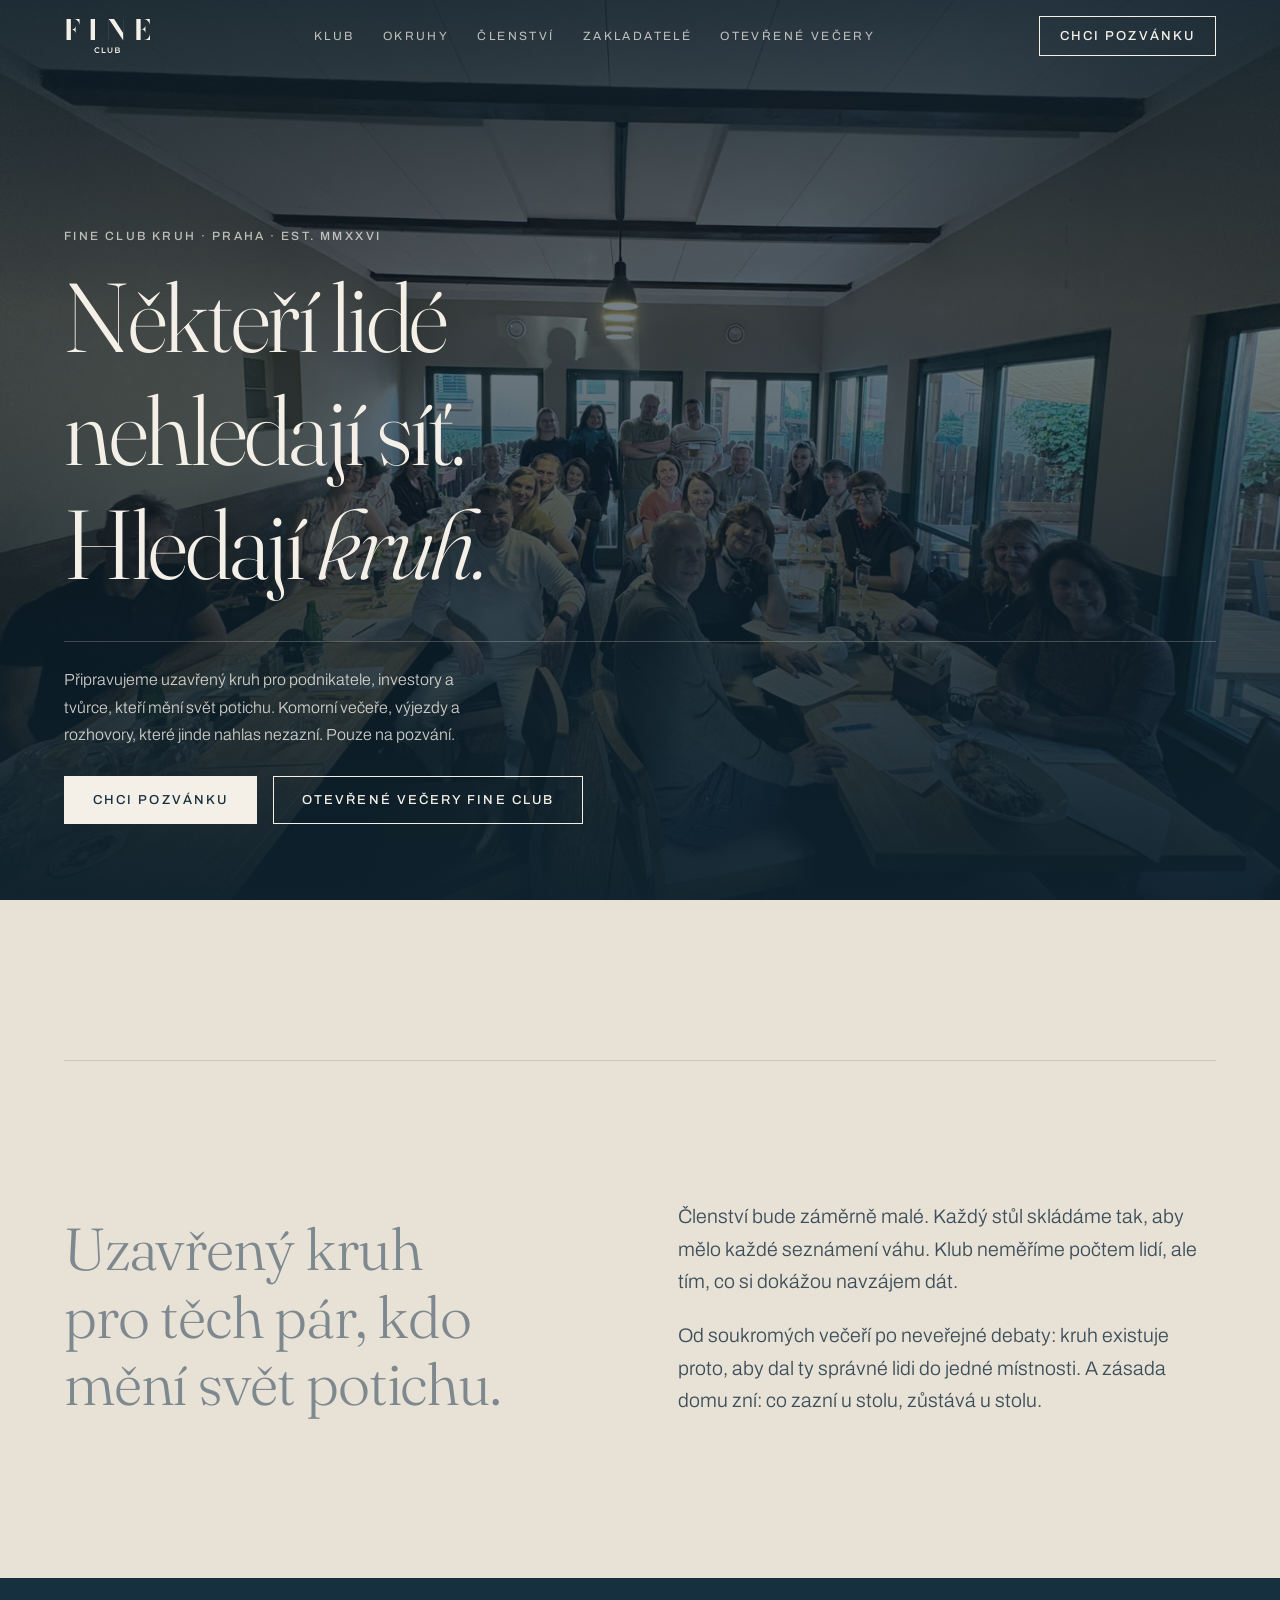
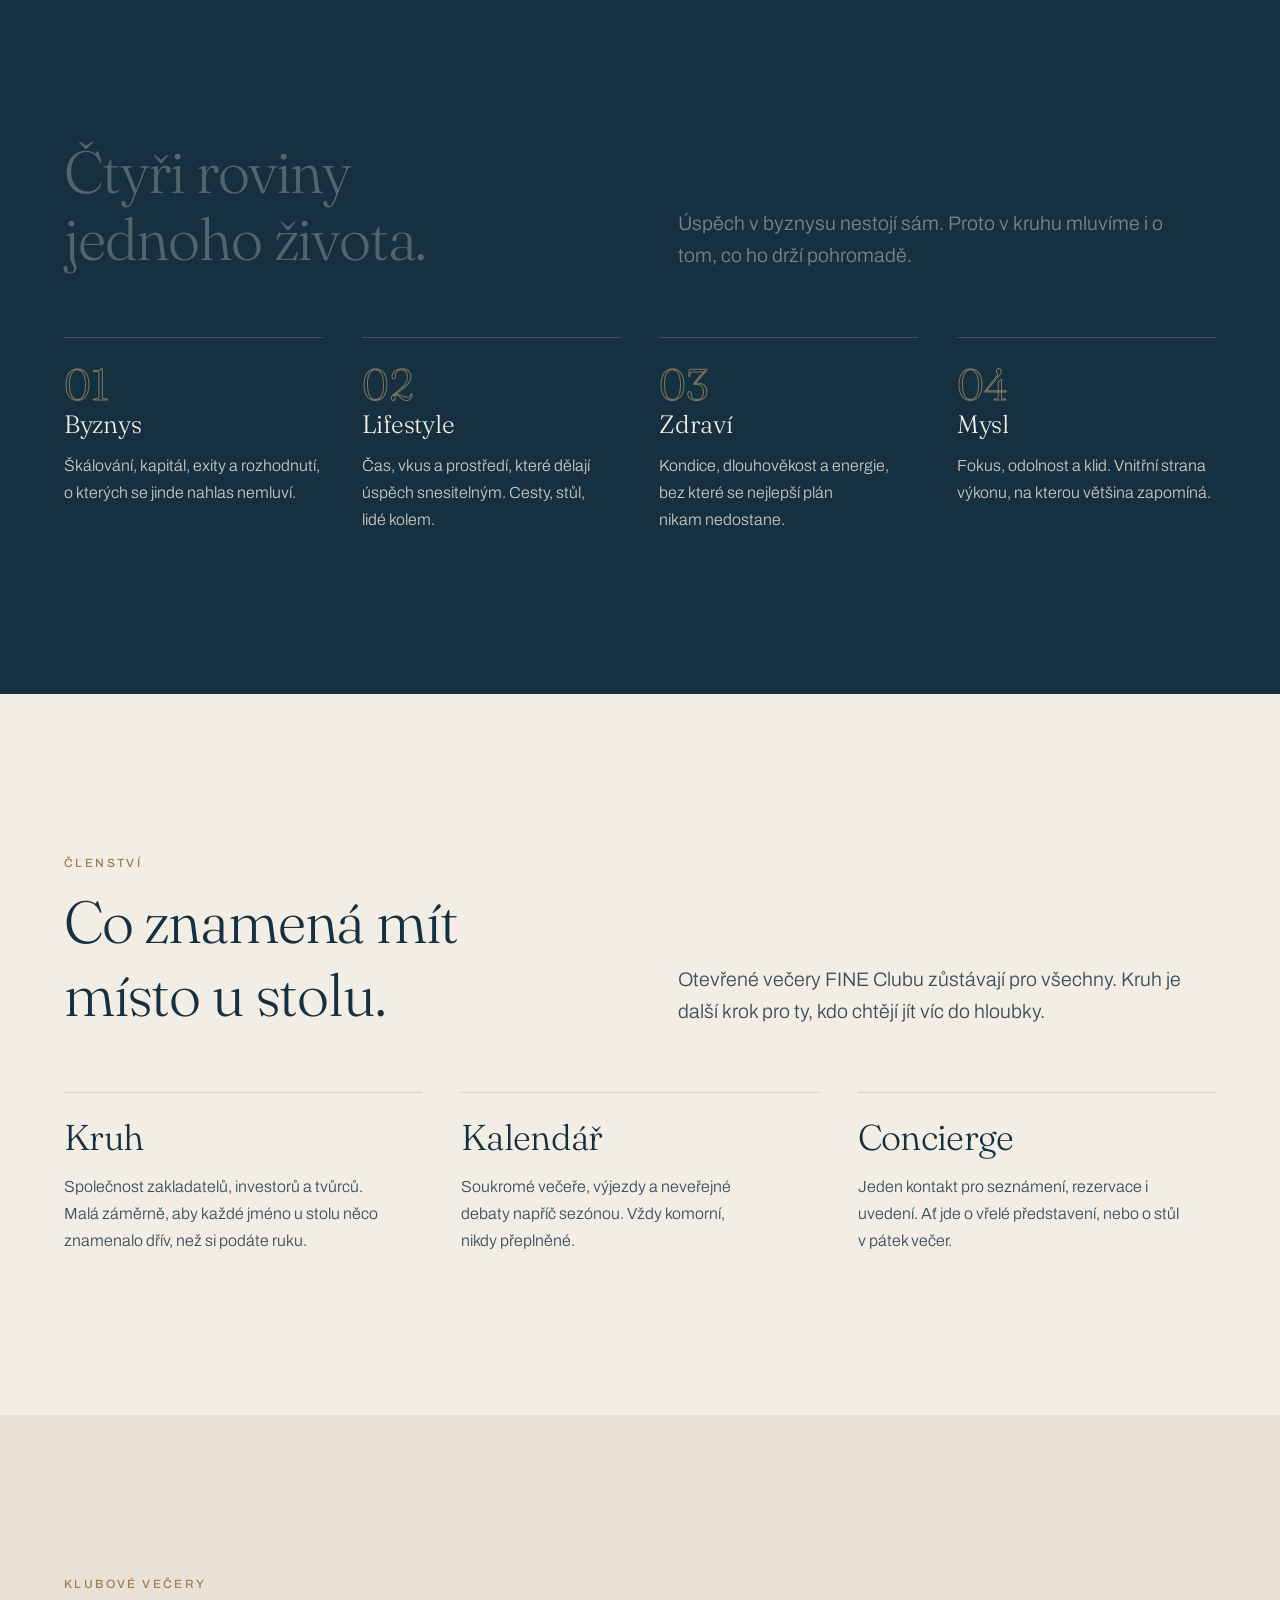
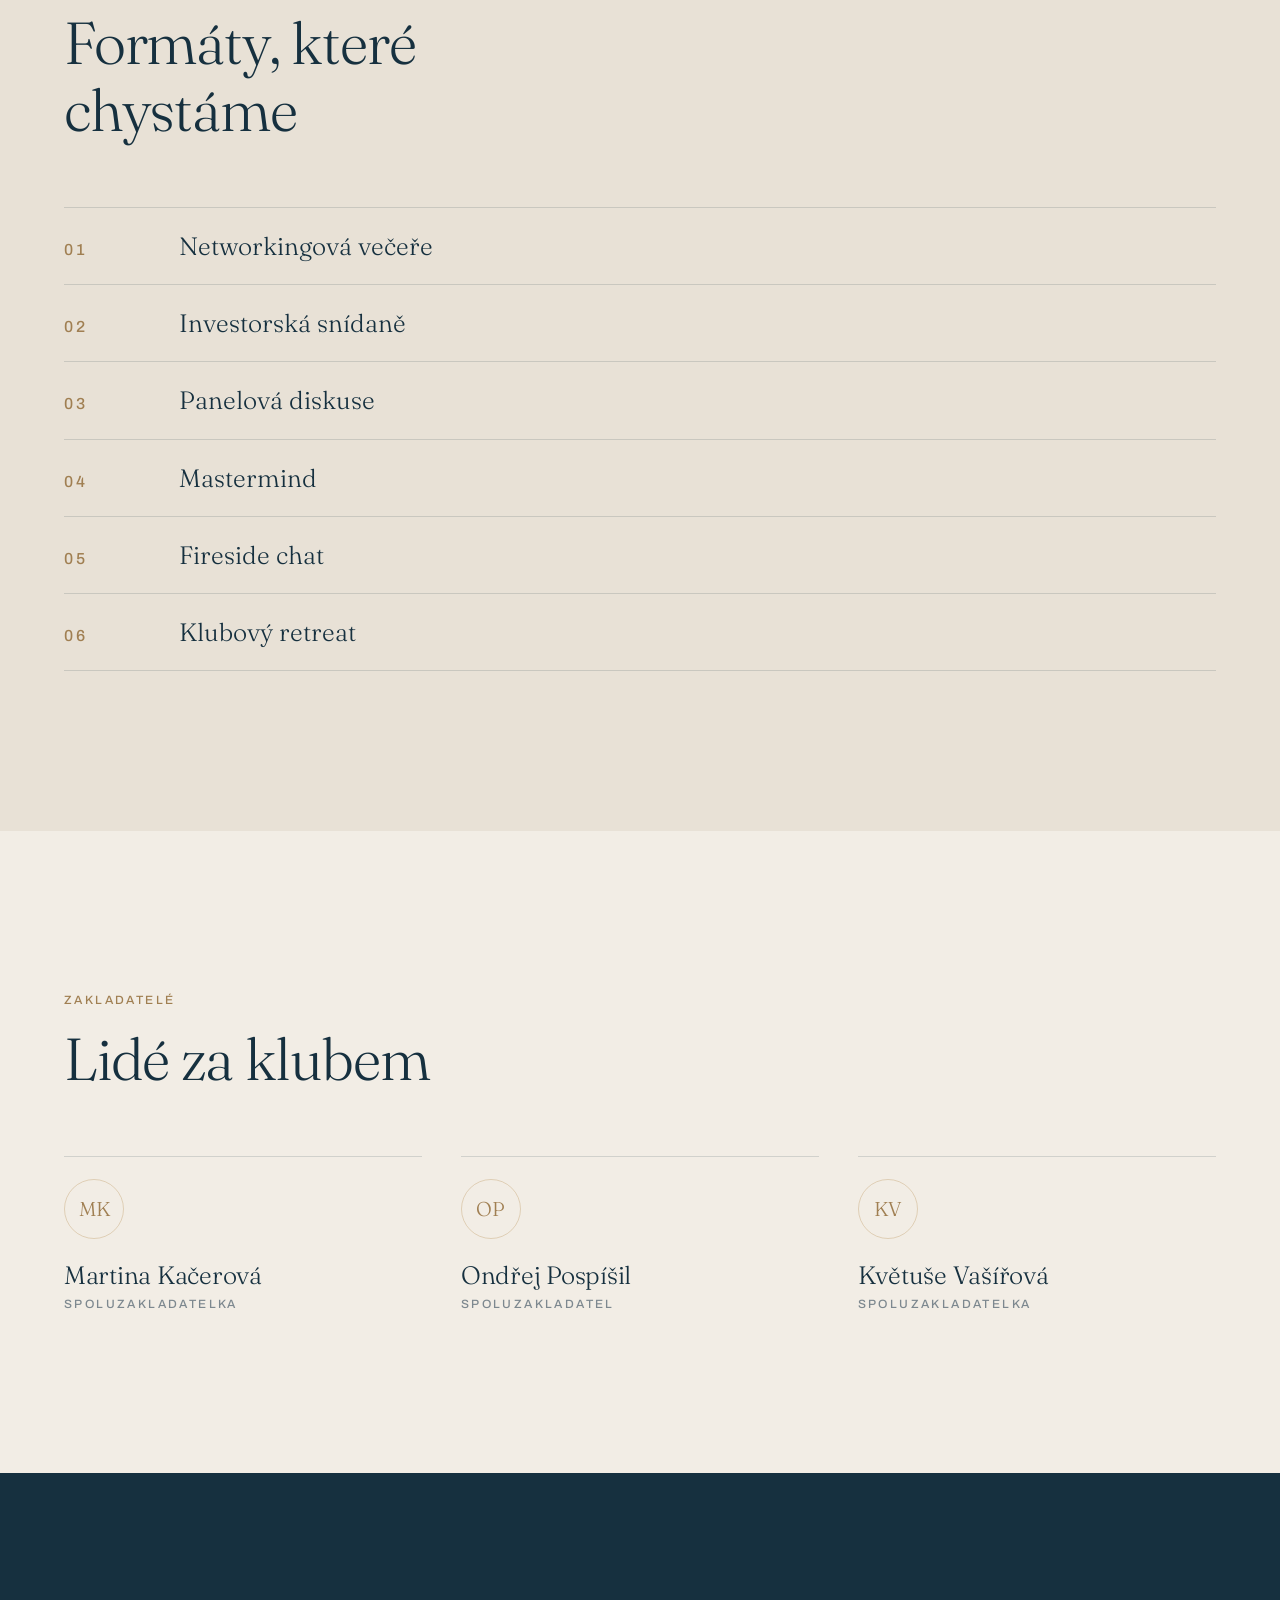
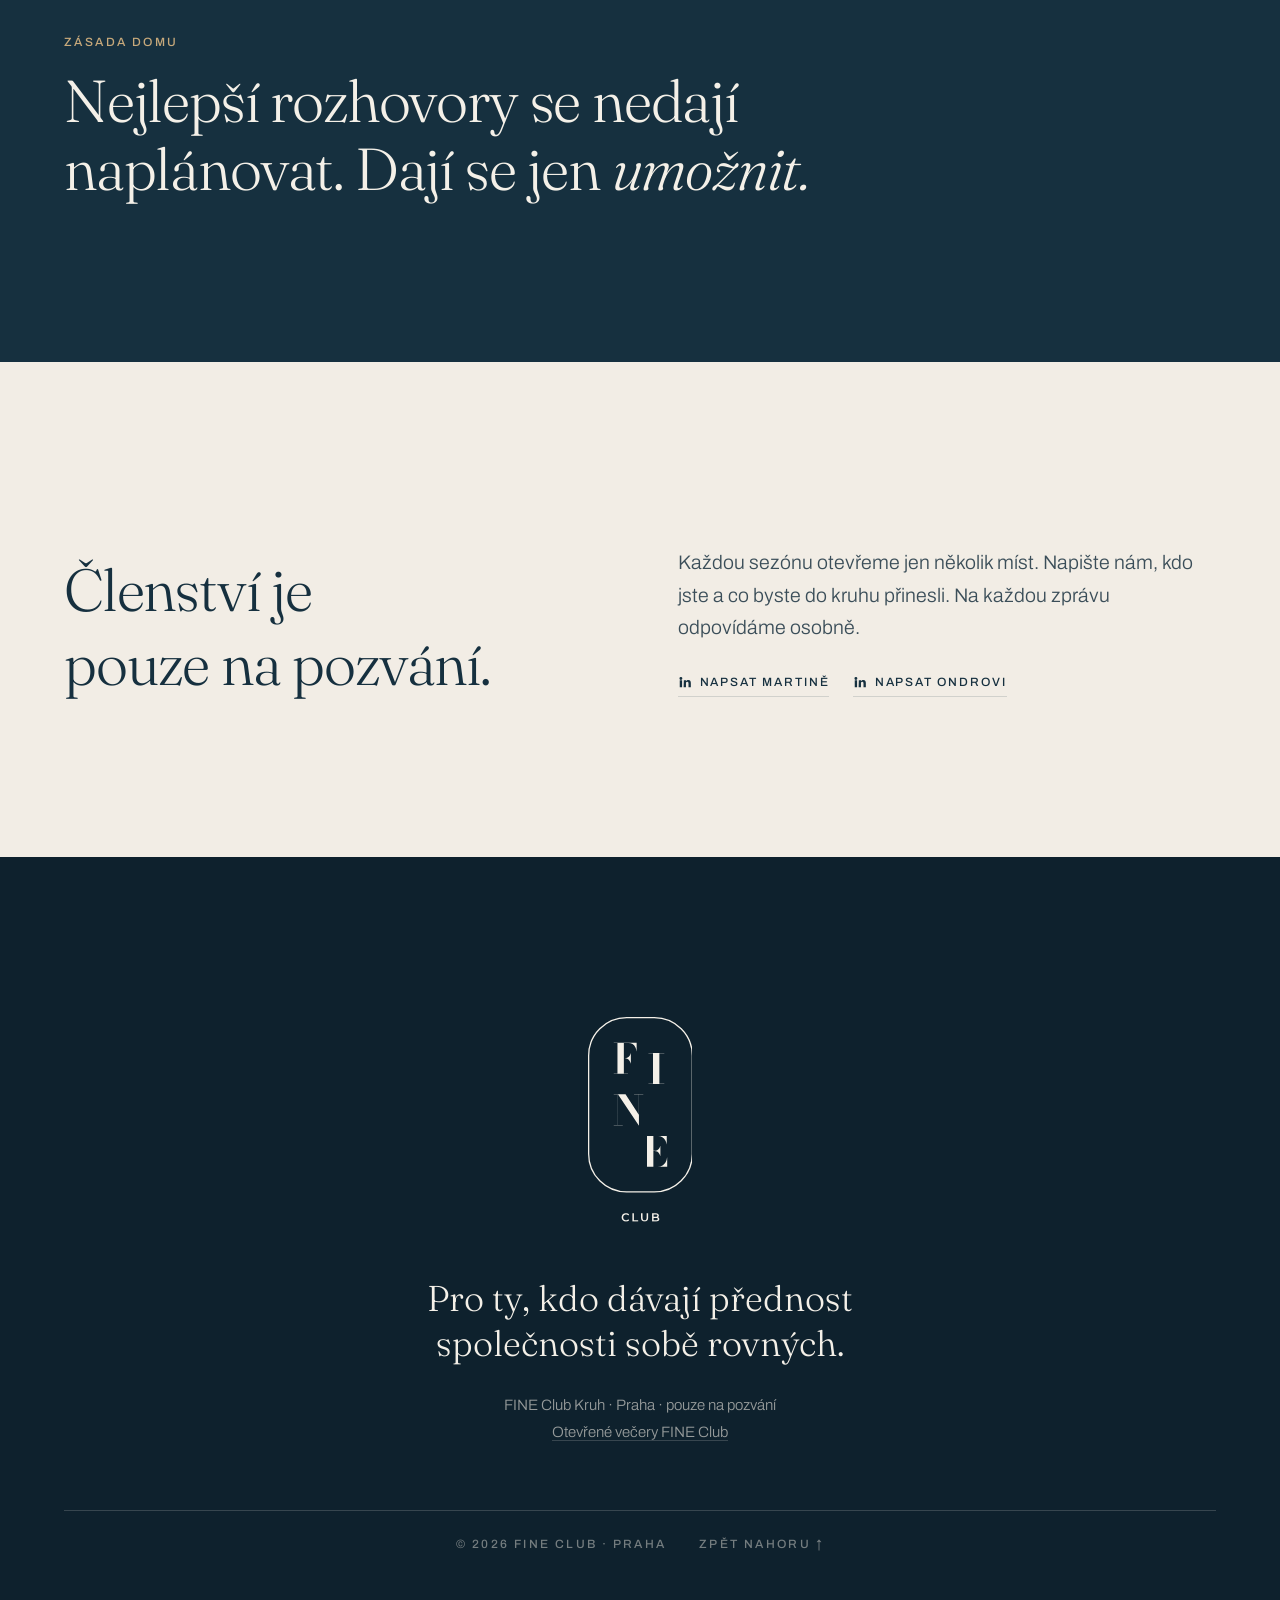
<file: stranky/klub.html>
<!DOCTYPE html>
<html lang="cs">
<head>
  <meta charset="UTF-8">
  <meta name="viewport" content="width=device-width, initial-scale=1, viewport-fit=cover">
  <title>FINE Club Kruh — uzavřený klub pouze na pozvání | Praha</title>
  <meta name="description" content="Připravovaný uzavřený kruh FINE Clubu pro podnikatele, investory a tvůrce v Praze. Komorní večeře, výjezdy a rozhovory. Pouze na pozvání.">
  <meta name="robots" content="noindex, follow">
  <meta name="theme-color" content="#0E212D">
  <meta name="referrer" content="strict-origin-when-cross-origin">
  <meta property="og:type" content="website">
  <meta property="og:locale" content="cs_CZ">
  <meta property="og:title" content="FINE Club Kruh — pouze na pozvání">
  <meta property="og:description" content="Někteří lidé nehledají síť. Hledají kruh, kam patří.">
  <meta property="og:image" content="https://fineclub.cz/assets/img/og-image.jpg">

  <link rel="icon" type="image/svg+xml" href="../assets/img/brand/fine-club-logo-vertical.svg">
  <link rel="preconnect" href="https://fonts.googleapis.com">
  <link rel="preconnect" href="https://fonts.gstatic.com" crossorigin>
  <link rel="stylesheet" href="https://fonts.googleapis.com/css2?family=Fraunces:ital,opsz,wght@0,9..144,300;0,9..144,400;1,9..144,300&family=Archivo:wght@300;400;500&display=swap">
  <link rel="stylesheet" href="../assets/css/main.css?v=7acb803675">
  <script src="../assets/js/main.js?v=58e254c5fe" defer></script>
</head>
<body>

<svg width="0" height="0" style="position:absolute" aria-hidden="true" focusable="false">
  <symbol id="logo-horizontal" viewBox="0 0 244 96"><path d="M197.109 59.3814V59.1439H204.235V0.237527H197.109V0H242.239V16.2309H242.041C241.645 13.407 240.735 10.781 239.31 8.35299C237.911 5.92495 236.05 3.97196 233.728 2.49402C231.405 0.989692 228.7 0.237527 225.612 0.237527H216.507V59.1439H224.781C228.423 59.1439 231.511 58.3785 234.045 56.8478C236.578 55.3171 238.571 53.2321 240.022 50.5929C241.5 47.9274 242.437 44.9187 242.833 41.567H243.071V59.3814H197.109ZM229.769 38.5583C229.373 36.7901 228.634 35.167 227.552 33.689C226.47 32.2111 225.19 31.0235 223.712 30.1262C222.261 29.2288 220.783 28.7802 219.278 28.7802H213.222V28.5427H219.278C220.783 28.5427 222.261 28.1336 223.712 27.3154C225.19 26.4973 226.47 25.3757 227.552 23.9505C228.634 22.5253 229.373 20.9286 229.769 19.1604H230.007V38.5583H229.769Z" fill="currentColor"/>
<path d="M126.918 0V59.1439H136.103V59.3814H118.803V59.1439H126.681V0.237527H118.803V0H126.918ZM175.492 0V0.237527H167.179V60.1732H166.902L126.76 0H141.407L166.941 39.2313V0.237527H157.836V0H175.492Z" fill="currentColor"/>
<path d="M66.6309 59.3814V59.1439H75.3401V0.237527H66.6309V0H97.1133V0.237527H87.6123V59.1439H97.1133V59.3814H66.6309Z" fill="currentColor"/>
<path d="M32.6202 39.7459C32.2243 37.9777 31.5249 36.3546 30.522 34.8767C29.5455 33.3987 28.2787 32.2111 26.7216 31.3138C25.1909 30.4165 23.4095 29.9678 21.3773 29.9678H16.2309V29.7303H21.3773C23.4095 29.7303 25.1909 29.3212 26.7216 28.5031C28.2787 27.6849 29.5455 26.5633 30.522 25.1381C31.5249 23.713 32.2243 22.1163 32.6202 20.348H32.8577V39.7459H32.6202ZM43.9818 0V16.2309H43.7443C43.3484 13.407 42.5039 10.781 41.2107 8.35299C39.9439 5.92495 38.2416 3.97196 36.1039 2.49402C33.9925 0.989692 31.4457 0.237527 28.4635 0.237527H19.3979V59.1439H27.3154V59.3814H0V59.1439H7.12577V0.237527H0V0H43.9818Z" fill="currentColor"/>
<path d="M144.329 95.7773V80.1897H151.633C153.504 80.1897 154.929 80.5608 155.908 81.3031C156.888 82.0305 157.378 83.0103 157.378 84.2425C157.378 85.0738 157.185 85.7864 156.799 86.3802C156.413 86.9592 155.894 87.412 155.24 87.7386C154.602 88.0503 153.904 88.2062 153.147 88.2062L153.548 87.4045C154.424 87.4045 155.211 87.5678 155.908 87.8944C156.606 88.2062 157.155 88.6664 157.556 89.2751C157.972 89.8837 158.18 90.6408 158.18 91.5464C158.18 92.8825 157.668 93.9216 156.643 94.6639C155.619 95.4062 154.097 95.7773 152.078 95.7773H144.329ZM147.224 93.506H151.9C152.984 93.506 153.815 93.3278 154.394 92.9715C154.973 92.6153 155.263 92.0437 155.263 91.2569C155.263 90.4849 154.973 89.9208 154.394 89.5645C153.815 89.1934 152.984 89.0078 151.9 89.0078H147.001V86.7588H151.321C152.331 86.7588 153.103 86.5806 153.637 86.2243C154.186 85.868 154.461 85.3336 154.461 84.621C154.461 83.8936 154.186 83.3518 153.637 82.9955C153.103 82.6392 152.331 82.461 151.321 82.461H147.224V93.506Z" fill="currentColor"/>
<path d="M129.897 96C127.76 96 126.082 95.3988 124.865 94.1963C123.662 92.9938 123.061 91.2569 123.061 88.9856V80.1897H125.956V88.8742C125.956 90.4775 126.297 91.6429 126.98 92.3703C127.678 93.0977 128.658 93.4614 129.92 93.4614C131.181 93.4614 132.154 93.0977 132.837 92.3703C133.52 91.6429 133.861 90.4775 133.861 88.8742V80.1897H136.711V88.9856C136.711 91.2569 136.103 92.9938 134.885 94.1963C133.683 95.3988 132.02 96 129.897 96Z" fill="currentColor"/>
<path d="M106.519 95.7773V80.1897H109.414V93.3278H117.564V95.7773H106.519Z" fill="currentColor"/>
<path d="M94.1881 96C93.0005 96 91.8945 95.807 90.8702 95.421C89.8607 95.0202 88.9774 94.4635 88.2203 93.7509C87.478 93.0235 86.899 92.1699 86.4834 91.1901C86.0677 90.2103 85.8599 89.1414 85.8599 87.9835C85.8599 86.8255 86.0677 85.7567 86.4834 84.7769C86.899 83.7971 87.4854 82.9509 88.2425 82.2383C88.9997 81.5109 89.883 80.9542 90.8924 80.5682C91.9019 80.1674 93.0079 79.967 94.2104 79.967C95.4871 79.967 96.6524 80.1897 97.7065 80.635C98.7605 81.0655 99.6512 81.7113 100.379 82.5723L98.5081 84.3315C97.944 83.7229 97.313 83.2701 96.6153 82.9732C95.9176 82.6614 95.1605 82.5055 94.344 82.5055C93.5275 82.5055 92.7778 82.6391 92.0949 82.9064C91.4269 83.1736 90.8405 83.5521 90.3357 84.042C89.8458 84.5319 89.4599 85.1109 89.1778 85.7789C88.9106 86.447 88.777 87.1818 88.777 87.9835C88.777 88.7851 88.9106 89.52 89.1778 90.188C89.4599 90.856 89.8458 91.435 90.3357 91.9249C90.8405 92.4148 91.4269 92.7934 92.0949 93.0606C92.7778 93.3278 93.5275 93.4614 94.344 93.4614C95.1605 93.4614 95.9176 93.3129 96.6153 93.016C97.313 92.7043 97.944 92.2367 98.5081 91.6132L100.379 93.3946C99.6512 94.2408 98.7605 94.8866 97.7065 95.3319C96.6524 95.7773 95.4796 96 94.1881 96Z" fill="currentColor"/></symbol>
  <symbol id="logo-vertical" viewBox="0 0 163 318"><rect x="1" y="1" width="160.976" height="270.64" rx="59" fill="none" stroke="currentColor" stroke-width="2"/>
<path d="M85.8242 232.64V232.448H91.5842V184.832H85.8242V184.64H122.304V197.76H122.144C121.824 195.477 121.088 193.355 119.936 191.392C118.806 189.429 117.302 187.851 115.424 186.656C113.547 185.44 111.36 184.832 108.864 184.832H101.504V232.448H108.192C111.136 232.448 113.632 231.829 115.68 230.592C117.728 229.355 119.339 227.669 120.512 225.536C121.707 223.381 122.464 220.949 122.784 218.24H122.976V232.64H85.8242ZM112.224 215.808C111.904 214.379 111.307 213.067 110.432 211.872C109.558 210.677 108.523 209.717 107.328 208.992C106.155 208.267 104.96 207.904 103.744 207.904H98.8482V207.712H103.744C104.96 207.712 106.155 207.381 107.328 206.72C108.523 206.059 109.558 205.152 110.432 204C111.307 202.848 111.904 201.557 112.224 200.128H112.416V215.808H112.224Z" fill="currentColor"/>
<path d="M46.56 120V167.808H53.984V168H40V167.808H46.368V120.192H40V120H46.56ZM85.824 120V120.192H79.104V168.64H78.88L46.432 120H58.272L78.912 151.712V120.192H71.552V120H85.824Z" fill="currentColor"/>
<path d="M93.8599 104V103.808H100.9V56.192H93.8599V56H118.5V56.192H110.82V103.808H118.5V104H93.8599Z" fill="currentColor"/>
<path d="M66.368 72.128C66.048 70.6987 65.4827 69.3867 64.672 68.192C63.8827 66.9973 62.8587 66.0373 61.6 65.312C60.3627 64.5867 58.9227 64.224 57.28 64.224H53.12V64.032H57.28C58.9227 64.032 60.3627 63.7013 61.6 63.04C62.8587 62.3787 63.8827 61.472 64.672 60.32C65.4827 59.168 66.048 57.8773 66.368 56.448H66.56V72.128H66.368ZM75.552 40V53.12H75.36C75.04 50.8373 74.3573 48.7147 73.312 46.752C72.288 44.7893 70.912 43.2107 69.184 42.016C67.4773 40.8 65.4187 40.192 63.008 40.192H55.68V87.808H62.08V88H40V87.808H45.76V40.192H40V40H75.552Z" fill="currentColor"/>
<path d="M99.5215 317.42V304.82H105.425C106.937 304.82 108.089 305.12 108.881 305.72C109.673 306.308 110.069 307.1 110.069 308.096C110.069 308.768 109.913 309.344 109.601 309.824C109.289 310.292 108.869 310.658 108.341 310.922C107.825 311.174 107.261 311.3 106.649 311.3L106.973 310.652C107.681 310.652 108.317 310.784 108.881 311.048C109.445 311.3 109.889 311.672 110.213 312.164C110.549 312.656 110.717 313.268 110.717 314C110.717 315.08 110.303 315.92 109.475 316.52C108.647 317.12 107.417 317.42 105.785 317.42H99.5215ZM101.861 315.584H105.641C106.517 315.584 107.189 315.44 107.657 315.152C108.125 314.864 108.359 314.402 108.359 313.766C108.359 313.142 108.125 312.686 107.657 312.398C107.189 312.098 106.517 311.948 105.641 311.948H101.681V310.13H105.173C105.989 310.13 106.613 309.986 107.045 309.698C107.489 309.41 107.711 308.978 107.711 308.402C107.711 307.814 107.489 307.376 107.045 307.088C106.613 306.8 105.989 306.656 105.173 306.656H101.861V315.584Z" fill="currentColor"/>
<path d="M87.8561 317.6C86.1281 317.6 84.7721 317.114 83.7881 316.142C82.8161 315.17 82.3301 313.766 82.3301 311.93V304.82H84.6701V311.84C84.6701 313.136 84.9461 314.078 85.4981 314.666C86.0621 315.254 86.8541 315.548 87.8741 315.548C88.8941 315.548 89.6801 315.254 90.2321 314.666C90.7841 314.078 91.0601 313.136 91.0601 311.84V304.82H93.3641V311.93C93.3641 313.766 92.8721 315.17 91.8881 316.142C90.9161 317.114 89.5721 317.6 87.8561 317.6Z" fill="currentColor"/>
<path d="M68.9585 317.42V304.82H71.2985V315.44H77.8865V317.42H68.9585Z" fill="currentColor"/>
<path d="M58.9908 317.6C58.0308 317.6 57.1368 317.444 56.3088 317.132C55.4928 316.808 54.7788 316.358 54.1668 315.782C53.5668 315.194 53.0988 314.504 52.7628 313.712C52.4268 312.92 52.2588 312.056 52.2588 311.12C52.2588 310.184 52.4268 309.32 52.7628 308.528C53.0988 307.736 53.5728 307.052 54.1848 306.476C54.7968 305.888 55.5108 305.438 56.3268 305.126C57.1428 304.802 58.0368 304.64 59.0088 304.64C60.0408 304.64 60.9828 304.82 61.8348 305.18C62.6868 305.528 63.4068 306.05 63.9948 306.746L62.4828 308.168C62.0268 307.676 61.5168 307.31 60.9528 307.07C60.3888 306.818 59.7768 306.692 59.1168 306.692C58.4568 306.692 57.8508 306.8 57.2988 307.016C56.7588 307.232 56.2848 307.538 55.8768 307.934C55.4808 308.33 55.1688 308.798 54.9408 309.338C54.7248 309.878 54.6168 310.472 54.6168 311.12C54.6168 311.768 54.7248 312.362 54.9408 312.902C55.1688 313.442 55.4808 313.91 55.8768 314.306C56.2848 314.702 56.7588 315.008 57.2988 315.224C57.8508 315.44 58.4568 315.548 59.1168 315.548C59.7768 315.548 60.3888 315.428 60.9528 315.188C61.5168 314.936 62.0268 314.558 62.4828 314.054L63.9948 315.494C63.4068 316.178 62.6868 316.7 61.8348 317.06C60.9828 317.42 60.0348 317.6 58.9908 317.6Z" fill="currentColor"/></symbol>
  <symbol id="icon-linkedin" viewBox="0 0 24 24"><path d="M4.98 3.5a2.5 2.5 0 11-.02 5 2.5 2.5 0 01.02-5zM3 9h4v12H3zM10 9h3.8v1.7h.05c.53-1 1.83-2.05 3.76-2.05C21.4 8.65 22 11 22 14.1V21h-4v-6.1c0-1.45-.03-3.32-2.02-3.32-2.02 0-2.33 1.58-2.33 3.21V21h-4z"/></symbol>
  <symbol id="icon-star" viewBox="0 0 24 24"><path d="M12 2l2.9 6.3 6.9.8-5.1 4.7 1.4 6.8L12 17.3 5.9 20.6l1.4-6.8L2.2 9.1l6.9-.8z"/></symbol>
  <symbol id="deco-leaf" viewBox="0 0 100 100"><g fill="none" stroke="currentColor" stroke-linecap="round" stroke-linejoin="round"><path d="M50 4C76 20 88 50 72 78 62 94 38 94 28 78 12 50 24 20 50 4Z"/><path d="M50 12V99M50 32 64 21M50 32 36 21M50 50l18-13M50 50 32 37M50 68l15-10M50 68 35 58"/></g></symbol>
  <symbol id="deco-flake" viewBox="0 0 100 100"><g fill="none" stroke="currentColor" stroke-linecap="round" stroke-linejoin="round"><g transform="rotate(0 50 50)"><path d="M50 50V5M50 20l-9-9M50 20l9-9M50 33l-7-7M50 33l7-7"/></g><g transform="rotate(60 50 50)"><path d="M50 50V5M50 20l-9-9M50 20l9-9M50 33l-7-7M50 33l7-7"/></g><g transform="rotate(120 50 50)"><path d="M50 50V5M50 20l-9-9M50 20l9-9M50 33l-7-7M50 33l7-7"/></g><g transform="rotate(180 50 50)"><path d="M50 50V5M50 20l-9-9M50 20l9-9M50 33l-7-7M50 33l7-7"/></g><g transform="rotate(240 50 50)"><path d="M50 50V5M50 20l-9-9M50 20l9-9M50 33l-7-7M50 33l7-7"/></g><g transform="rotate(300 50 50)"><path d="M50 50V5M50 20l-9-9M50 20l9-9M50 33l-7-7M50 33l7-7"/></g><circle cx="50" cy="50" r="4"/></g></symbol>
</svg>

<nav class="nav" id="nav" data-theme="dark" aria-label="Hlavní navigace">
  <a class="nav__logo" href="#top" aria-label="FINE Club Kruh — na začátek">
    <svg class="logo" viewBox="0 0 244 96" aria-hidden="true"><use href="#logo-horizontal"/></svg>
  </a>
  <div class="nav__links">
    <a href="#klub" data-cms="t001">Klub</a>
    <a href="#okruhy" data-cms="t002">Okruhy</a>
    <a href="#clenstvi" data-cms="t003">Členství</a>
    <a href="#zakladatele" data-cms="t004">Zakladatelé</a>
    <a href="../index.html" data-cms="t005">Otevřené večery</a>
  </div>
  <a class="btn btn--sm btn--ghost nav__cta" href="#pozvanka" data-cms="t006">Chci pozvánku</a>
  <button class="nav__toggle" type="button" aria-expanded="false" aria-controls="menu" aria-label="Otevřít menu"><i></i><i></i></button>
</nav>

<div class="menu" id="menu">
  <ul>
    <li><a href="#klub" data-cms="t007">Klub</a></li>
    <li><a href="#okruhy" data-cms="t008">Okruhy</a></li>
    <li><a href="#clenstvi" data-cms="t009">Členství</a></li>
    <li><a href="#zakladatele" data-cms="t010">Zakladatelé</a></li>
    <li><a href="../index.html" data-cms="t011">Otevřené večery</a></li>
  </ul>
  <a class="btn btn--light btn--block" href="#pozvanka" data-cms="t012">Chci pozvánku</a>
</div>

<main>

  <!-- HERO -->
  <header class="hero" id="top" data-theme="dark">
    <img class="hero__media" src="../assets/img/events/2026-06/networking-cerven-1.jpg" alt="" fetchpriority="high">
    <div class="hero__veil"></div>
    <div class="hero__inner">
      <h1 class="d1">
        <span class="lbl fade is-in" data-cms="t013">FINE Club Kruh · Praha · Est. MMXXVI</span>
        <span class="rise is-in"><span data-cms="t014">Někteří lidé</span></span>
        <span class="rise is-in"><span data-cms="t015">nehledají síť.</span></span>
        <span class="rise is-in"><span data-cms="t016">Hledají <em class="ital">kruh.</em></span></span>
      </h1>
      <div class="hero__foot fade is-in delay-3">
        <div>
          <p data-cms="t017">Připravujeme uzavřený kruh pro podnikatele, investory a tvůrce, kteří mění svět potichu. Komorní večeře, výjezdy a rozhovory, které jinde nahlas nezazní. Pouze na pozvání.</p>
          <div class="hero__actions">
            <a class="btn btn--light" href="#pozvanka" data-cms="t018">Chci pozvánku</a>
            <a class="btn btn--ghost" href="../index.html" data-cms="t019">Otevřené večery FINE Club</a>
          </div>
        </div>
      </div>
    </div>
  </header>

  <!-- KLUB -->
  <section class="section shell theme-tone" id="klub" data-theme="light">
    <div class="max split">
      <div class="split__rule"></div>
      <h2 class="d2 fill" data-fill data-cms="t020">Uzavřený kruh pro těch pár, kdo mění svět potichu.</h2>
      <div class="fade delay-1">
        <p class="lead" data-cms="t021">Členství bude záměrně malé. Každý stůl skládáme tak, aby mělo každé seznámení váhu. Klub neměříme počtem lidí, ale tím, co si dokážou navzájem dát.</p>
        <p class="lead" data-cms="t022">Od soukromých večeří po neveřejné debaty: kruh existuje proto, aby dal ty správné lidi do jedné místnosti. A zásada domu zní: co zazní u stolu, zůstává u stolu.</p>
      </div>
    </div>
  </section>

  <!-- OKRUHY -->
  <section class="section shell theme-dark" id="okruhy" data-theme="dark">
    <div class="max">
      <div class="section-head section-head--split">
        <h2 class="d2 fill" data-fill data-cms="t023">Čtyři roviny jednoho života.</h2>
        <p class="lead fade muted" data-cms="t024">Úspěch v byznysu nestojí sám. Proto v kruhu mluvíme i o tom, co ho drží pohromadě.</p>
      </div>
      <div class="pillars">
        <article class="pillar fade">
          <span class="step__num" data-cms="t025">01</span>
          <h3 class="d4" data-cms="t026">Byznys</h3>
          <p data-cms="t027">Škálování, kapitál, exity a rozhodnutí, o kterých se jinde nahlas nemluví.</p>
        </article>
        <article class="pillar fade delay-1">
          <span class="step__num" data-cms="t028">02</span>
          <h3 class="d4" data-cms="t029">Lifestyle</h3>
          <p data-cms="t030">Čas, vkus a prostředí, které dělají úspěch snesitelným. Cesty, stůl, lidé kolem.</p>
        </article>
        <article class="pillar fade delay-2">
          <span class="step__num" data-cms="t031">03</span>
          <h3 class="d4" data-cms="t032">Zdraví</h3>
          <p data-cms="t033">Kondice, dlouhověkost a energie, bez které se nejlepší plán nikam nedostane.</p>
        </article>
        <article class="pillar fade delay-3">
          <span class="step__num" data-cms="t034">04</span>
          <h3 class="d4" data-cms="t035">Mysl</h3>
          <p data-cms="t036">Fokus, odolnost a klid. Vnitřní strana výkonu, na kterou většina zapomíná.</p>
        </article>
      </div>
    </div>
  </section>

  <!-- ČLENSTVÍ -->
  <section class="section shell theme-light" id="clenstvi" data-theme="light">
    <div class="max">
      <div class="section-head section-head--split">
        <div>
          <p class="lbl fade" data-cms="t037">Členství</p>
          <h2 class="d2">
            <span class="rise"><span data-cms="t038">Co znamená mít</span></span>
            <span class="rise"><span data-cms="t039">místo u stolu.</span></span>
          </h2>
        </div>
        <p class="lead fade delay-1" data-cms="t040">Otevřené večery FINE Clubu zůstávají pro všechny. Kruh je další krok pro ty, kdo chtějí jít víc do hloubky.</p>
      </div>
      <div class="pillars pillars--3">
        <article class="pillar fade">
          <h3 class="d3" data-cms="t041">Kruh</h3>
          <p data-cms="t042">Společnost zakladatelů, investorů a tvůrců. Malá záměrně, aby každé jméno u stolu něco znamenalo dřív, než si podáte ruku.</p>
        </article>
        <article class="pillar fade delay-1">
          <h3 class="d3" data-cms="t043">Kalendář</h3>
          <p data-cms="t044">Soukromé večeře, výjezdy a neveřejné debaty napříč sezónou. Vždy komorní, nikdy přeplněné.</p>
        </article>
        <article class="pillar fade delay-2">
          <h3 class="d3" data-cms="t045">Concierge</h3>
          <p data-cms="t046">Jeden kontakt pro seznámení, rezervace i uvedení. Ať jde o vřelé představení, nebo o stůl v pátek večer.</p>
        </article>
      </div>
    </div>
  </section>

  <!-- FORMÁTY -->
  <section class="section shell theme-tone" data-theme="light">
    <div class="max">
      <div class="section-head">
        <p class="lbl fade" data-cms="t047">Klubové večery</p>
        <h2 class="d2">
          <span class="rise"><span data-cms="t048">Formáty, které chystáme</span></span>
        </h2>
      </div>
      <div class="compare compare--list fade">
        <div class="compare__row"><span class="lbl" data-cms="t049">01</span><span data-cms="t050">Networkingová večeře</span></div>
        <div class="compare__row"><span class="lbl" data-cms="t051">02</span><span data-cms="t052">Investorská snídaně</span></div>
        <div class="compare__row"><span class="lbl" data-cms="t053">03</span><span data-cms="t054">Panelová diskuse</span></div>
        <div class="compare__row"><span class="lbl" data-cms="t055">04</span><span data-cms="t056">Mastermind</span></div>
        <div class="compare__row"><span class="lbl" data-cms="t057">05</span><span data-cms="t058">Fireside chat</span></div>
        <div class="compare__row"><span class="lbl" data-cms="t059">06</span><span data-cms="t060">Klubový retreat</span></div>
      </div>
    </div>
  </section>

  <!-- ZAKLADATELÉ -->
  <section class="section shell theme-light" id="zakladatele" data-theme="light">
    <div class="max">
      <div class="section-head">
        <p class="lbl fade" data-cms="t061">Zakladatelé</p>
        <h2 class="d2">
          <span class="rise"><span data-cms="t062">Lidé za klubem</span></span>
        </h2>
      </div>
      <div class="pillars pillars--3">
        <article class="pillar person fade">
          <span class="quote__avatar" aria-hidden="true" data-cms="t063">MK</span>
          <h3 class="d4" data-cms="t064">Martina Kačerová</h3>
          <p class="lbl" data-cms="t065">Spoluzakladatelka</p>
        </article>
        <article class="pillar person fade delay-1">
          <span class="quote__avatar" aria-hidden="true" data-cms="t066">OP</span>
          <h3 class="d4" data-cms="t067">Ondřej Pospíšil</h3>
          <p class="lbl" data-cms="t068">Spoluzakladatel</p>
        </article>
        <article class="pillar person fade delay-2">
          <span class="quote__avatar" aria-hidden="true" data-cms="t069">KV</span>
          <h3 class="d4" data-cms="t070">Květuše Vašířová</h3>
          <p class="lbl" data-cms="t071">Spoluzakladatelka</p>
        </article>
      </div>
    </div>
  </section>

  <!-- ZÁSADA DOMU -->
  <section class="section shell theme-dark motto" data-theme="dark">
    <div class="max">
      <p class="lbl fade" data-cms="t072">Zásada domu</p>
      <p class="d2 motto__text fade delay-1" data-cms="t073">Nejlepší rozhovory se nedají naplánovat. Dají se jen <em class="ital">umožnit.</em></p>
    </div>
  </section>

  <!-- POZVÁNKA -->
  <section class="section shell theme-light" id="pozvanka" data-theme="light">
    <div class="max split">
      <div>
        <p class="lbl fade" data-cms="t074">Pozvánka</p>
        <h2 class="d2">
          <span class="rise"><span data-cms="t075">Členství je</span></span>
          <span class="rise"><span data-cms="t076">pouze na pozvání.</span></span>
        </h2>
      </div>
      <div class="fade delay-1">
        <p class="lead" data-cms="t077">Každou sezónu otevřeme jen několik míst. Napište nám, kdo jste a co byste do kruhu přinesli. Na každou zprávu odpovídáme osobně.</p>
        <div class="links-row">
          <a class="link" href="https://www.linkedin.com/in/martina-kacerova-caring-legal-advokatni-kancelar/" target="_blank" rel="noopener"><svg viewBox="0 0 24 24" aria-hidden="true"><use href="#icon-linkedin"/></svg><span data-cms="t082">Napsat Martině</span></a>
          <a class="link" href="https://www.linkedin.com/in/ond%C5%99ej-posp%C3%AD%C5%A1il-356771a8/" target="_blank" rel="noopener"><svg viewBox="0 0 24 24" aria-hidden="true"><use href="#icon-linkedin"/></svg><span data-cms="t083">Napsat Ondrovi</span></a>
        </div>
      </div>
    </div>
  </section>

</main>

<footer class="footer" data-theme="dark">
  <div class="max">
    <div class="footer__grid">
      <a class="footer__logo" href="#top" aria-label="FINE Club Kruh — na začátek">
        <svg class="logo" viewBox="0 0 163 318" aria-hidden="true"><use href="#logo-vertical"/></svg>
      </a>
      <p class="footer__claim" data-cms="t078">Pro ty, kdo dávají přednost společnosti sobě rovných.</p>
      <p class="footer__meta">FINE Club Kruh · Praha · pouze na pozvání<br><a href="../index.html" data-cms="t079">Otevřené večery FINE Club</a></p>
    </div>
    <div class="footer__bottom">
      <span class="lbl" data-cms="t080">© 2026 FINE Club · Praha</span>
      <a class="lbl" href="#top" data-cms="t081">Zpět nahoru ↑</a>
    </div>
  </div>
</footer>

</body>
</html>
</file>
<file: assets/css/main.css>
/* ==========================================================================
   FINE Club — main.css
   1. Tokens  2. Base  3. Typography  4. Layout  5. Buttons  6. Components
   7. Sections  8. Motion  9. Responsive
   ========================================================================== */

/* 1. Tokens
   ========================================================================== */
:root {
  --ink: #16303F;
  --ink-deep: #0E212D;
  --body: #3B4E59;
  --mute: #7D888F;
  --paper: #F2EDE5;
  --paper-2: #E8E1D6;
  --sand: #DCD3C4;
  --cream: #F4F0E8;
  --brass: #A07F52;
  --brass-lt: #C7A97B;
  --hair: rgba(22, 48, 63, .15);
  --hair-lt: rgba(242, 237, 229, .18);
  --cream-80: rgba(242, 237, 229, .8);
  --cream-60: rgba(242, 237, 229, .6);
  --cream-45: rgba(242, 237, 229, .45);

  --serif: 'Fraunces', Georgia, 'Times New Roman', serif;
  --sans: 'Archivo', system-ui, -apple-system, 'Segoe UI', sans-serif;

  /* Typografická škála — plynulá mezi 375 px a 1440 px */
  --fs-display: clamp(2.75rem, 1.35rem + 5.95vw, 7rem);   /* 44 → 112 */
  --fs-h2: clamp(2rem, 1.3rem + 3vw, 4rem);                /* 32 → 64 */
  --fs-h3: clamp(1.5rem, 1.2rem + 1.3vw, 2.25rem);         /* 24 → 36 */
  --fs-h4: clamp(1.25rem, 1.12rem + .56vw, 1.625rem);      /* 20 → 26 */
  --fs-lead: clamp(1.0625rem, 1rem + .28vw, 1.25rem);      /* 17 → 20 */
  --fs-body: 1rem;                                         /* 16 */
  --fs-sm: .9375rem;                                       /* 15 */
  --fs-xs: .8125rem;                                       /* 13 */
  --fs-label: .75rem;                                      /* 12 */

  --lh-display: 1.06;
  --lh-heading: 1.14;
  --lh-sub: 1.28;
  --lh-body: 1.7;

  --tracking-label: .2em;

  /* Spacing */
  --gut: clamp(20px, 5vw, 88px);
  --space-section: clamp(5.5rem, 3.6rem + 8vw, 10.5rem);   /* 88 → 168 */
  --space-block: clamp(2.5rem, 1.9rem + 2.6vw, 4.25rem);   /* 40 → 68 */
  --space-stack: clamp(1.25rem, 1.05rem + .8vw, 1.75rem);  /* 20 → 28 */
  --nav-h: 72px;
  --safe-b: env(safe-area-inset-bottom, 0px);

  --ease-out: cubic-bezier(.16, .84, .3, 1);
  --ease: cubic-bezier(.3, .7, .3, 1);

  --kh-mask: url("data:image/svg+xml,%3Csvg xmlns='http://www.w3.org/2000/svg' viewBox='0 0 100 140'%3E%3Cpath fill='%23fff' d='M50 4c-16 0-29 13-29 29 0 11 6 21 15 26L22 128c-1 5 2 8 7 8h42c5 0 8-3 7-8L64 59c9-5 15-15 15-26C79 17 66 4 50 4z'/%3E%3C/svg%3E");
}

/* 2. Base
   ========================================================================== */
*, *::before, *::after { box-sizing: border-box; }
[hidden] { display: none !important; }

html {
  scroll-behavior: smooth;
  scroll-padding-top: var(--nav-h);
  -webkit-text-size-adjust: 100%;
  text-size-adjust: 100%;
}

body {
  margin: 0;
  background: var(--paper);
  color: var(--body);
  font-family: var(--sans);
  font-weight: 300;
  font-size: var(--fs-body);
  line-height: var(--lh-body);
  -webkit-font-smoothing: antialiased;
  -moz-osx-font-smoothing: grayscale;
  text-rendering: optimizeLegibility;
  overflow-x: clip;
}

body.is-locked { overflow: hidden; }

img, video, svg, iframe { display: block; max-width: 100%; }
img { height: auto; }
a { color: inherit; }
button { font: inherit; color: inherit; }
p { margin: 0 0 1.1em; text-wrap: pretty; }
p:last-child { margin-bottom: 0; }

:focus-visible { outline: 1px solid var(--brass); outline-offset: 4px; }

.sr-only {
  position: absolute; width: 1px; height: 1px; padding: 0; margin: -1px;
  overflow: hidden; clip: rect(0 0 0 0); white-space: nowrap; border: 0;
}

.logo { display: block; fill: currentColor; color: inherit; }

/* 3. Typography
   ========================================================================== */
.d1, .d2, .d3, .d4 {
  margin: 0;
  font-family: var(--serif);
  font-weight: 300;
  color: var(--ink);
  letter-spacing: -.018em;
  text-wrap: balance;
}
.d1 { font-size: var(--fs-display); line-height: var(--lh-display); letter-spacing: -.024em; }
.d2 { font-size: var(--fs-h2); line-height: var(--lh-heading); letter-spacing: -.02em; }
.d3 { font-size: var(--fs-h3); line-height: var(--lh-sub); }
.d4 { font-size: var(--fs-h4); line-height: var(--lh-sub); letter-spacing: -.01em; }

.ital { font-style: italic; }

.lbl {
  display: block;
  margin: 0;
  font-family: var(--sans);
  font-weight: 500;
  font-size: var(--fs-label);
  line-height: 1.5;
  letter-spacing: var(--tracking-label);
  text-transform: uppercase;
  color: var(--brass);
}

.lead { font-size: var(--fs-lead); line-height: 1.66; }
.muted { color: var(--mute); }

/* Nadpis pod štítkem */
.lbl + .d1, .lbl + .d2, .lbl + .d3 { margin-top: 1rem; }

/* Dobarvování nadpisu po slovech při scrollu */
.fill .w { color: var(--mute); transition: color .5s var(--ease); }
.fill .w.is-on { color: var(--ink); }
.theme-dark .fill .w { color: rgba(242, 237, 229, .28); }
.theme-dark .fill .w.is-on { color: var(--cream); }

/* 4. Layout
   ========================================================================== */
.shell { padding-inline: var(--gut); }
.max { max-width: 1400px; margin-inline: auto; }
.section { padding-block: var(--space-section); }

.theme-light { background: var(--paper); }
.theme-tone { background: var(--paper-2); }
.theme-dark { background: var(--ink); color: var(--cream-80); }
.theme-dark .d1, .theme-dark .d2, .theme-dark .d3, .theme-dark .d4 { color: var(--cream); }
.theme-dark .lbl { color: var(--brass-lt); }
.theme-dark .muted { color: var(--cream-45); }
.theme-deep { background: #0A1820; }

.section-head { margin-bottom: var(--space-block); }
.section-head .d2 { max-width: 16ch; }
.section-head--split {
  display: grid;
  grid-template-columns: 1fr 1fr;
  gap: var(--space-stack) clamp(28px, 6vw, 88px);
  align-items: end;
}
.section-head--split .lead { margin: 0; max-width: 46ch; }
.section-head--split .lead + .lead { margin-top: 1em; }

.split {
  display: grid;
  grid-template-columns: 1fr 1fr;
  gap: clamp(28px, 6vw, 88px);
  align-items: end;
}
.split__rule { grid-column: 1 / -1; height: 1px; background: var(--hair); margin-bottom: var(--space-block); }

.duo {
  display: grid;
  grid-template-columns: 1fr 1fr;
  gap: clamp(32px, 7vw, 108px);
  align-items: center;
}
.duo--flip .fig { order: 2; }
.duo--top { align-items: start; }
.duo__text .d2 { margin-bottom: var(--space-stack); }
.duo__text p { max-width: 46ch; }

/* 5. Buttons
   ========================================================================== */
.btn {
  --btn-bg: transparent;
  --btn-fg: currentColor;
  --btn-bd: currentColor;
  display: inline-flex;
  align-items: center;
  justify-content: center;
  gap: .75em;
  min-height: 48px;
  padding: 0 1.75rem;
  border: 1px solid var(--btn-bd);
  border-radius: 0;
  background: var(--btn-bg);
  color: var(--btn-fg);
  font-family: var(--sans);
  font-weight: 500;
  font-size: var(--fs-xs);
  line-height: 1;
  letter-spacing: .16em;
  text-transform: uppercase;
  text-decoration: none;
  white-space: nowrap;
  cursor: pointer;
  -webkit-tap-highlight-color: transparent;
  transition: background-color .3s ease, color .3s ease, border-color .3s ease;
}
.btn--sm { min-height: 40px; padding: 0 1.25rem; }
.btn--block { width: 100%; }

.btn--light { --btn-bg: var(--cream); --btn-fg: var(--ink); --btn-bd: var(--cream); }
.btn--light:hover { --btn-bg: transparent; --btn-fg: var(--cream); }

.btn--dark { --btn-bg: var(--ink); --btn-fg: var(--cream); --btn-bd: var(--ink); }
.btn--dark:hover { --btn-bg: transparent; --btn-fg: var(--ink); }

.btn--ghost:hover { --btn-bg: var(--cream); --btn-fg: var(--ink); --btn-bd: var(--cream); }
.theme-light .btn--ghost:hover, .theme-tone .btn--ghost:hover { --btn-bg: var(--ink); --btn-fg: var(--cream); --btn-bd: var(--ink); }

.btn[aria-disabled="true"] { opacity: .45; pointer-events: none; }

.btn__play {
  width: 0; height: 0; margin-left: 2px;
  border-left: 8px solid currentColor;
  border-top: 5px solid transparent;
  border-bottom: 5px solid transparent;
}

.link {
  display: inline-flex;
  align-items: center;
  gap: .6em;
  padding-bottom: 4px;
  border-bottom: 1px solid var(--hair);
  color: var(--ink);
  font-family: var(--sans);
  font-weight: 500;
  font-size: var(--fs-label);
  letter-spacing: .16em;
  text-transform: uppercase;
  text-decoration: none;
  transition: border-color .3s ease;
}
.link:hover { border-color: var(--brass); }
.link svg { width: 14px; height: 14px; fill: currentColor; }

/* 6. Components
   ========================================================================== */

/* Nav ------------------------------------------------------------------- */
.nav {
  --nav-bg: transparent;
  --nav-fg: var(--cream);
  position: fixed;
  inset: 0 0 auto;
  z-index: 70;
  height: var(--nav-h);
  display: flex;
  align-items: center;
  justify-content: space-between;
  gap: 24px;
  padding-inline: var(--gut);
  background: var(--nav-bg);
  color: var(--nav-fg);
  transition: background-color .45s ease, color .45s ease, box-shadow .45s ease;
}
.nav.is-solid { -webkit-backdrop-filter: blur(18px) saturate(1.4); backdrop-filter: blur(18px) saturate(1.4); }
.nav.is-solid[data-theme="light"] { --nav-bg: rgba(242, 237, 229, .9); --nav-fg: var(--ink); box-shadow: 0 1px 0 var(--hair); }
.nav.is-solid[data-theme="dark"] { --nav-bg: rgba(14, 33, 45, .86); --nav-fg: var(--cream); box-shadow: 0 1px 0 var(--hair-lt); }

.nav__logo { display: block; color: inherit; }
.nav__logo .logo { width: auto; height: 34px; }

.nav__links { display: flex; gap: clamp(20px, 2.2vw, 32px); }
.nav__links a {
  font-family: var(--sans);
  font-weight: 400;
  font-size: var(--fs-label);
  letter-spacing: var(--tracking-label);
  text-transform: uppercase;
  text-decoration: none;
  opacity: .75;
  transition: opacity .25s ease;
}
.nav__links a:hover { opacity: 1; }

.nav.is-solid[data-theme="light"] .nav__cta:hover { --btn-bg: var(--ink); --btn-fg: var(--cream); --btn-bd: var(--ink); }

.nav__toggle {
  display: none;
  position: relative;
  width: 44px; height: 44px;
  margin-right: -10px;
  padding: 0;
  border: 0;
  background: none;
  cursor: pointer;
  -webkit-tap-highlight-color: transparent;
}
.nav__toggle i {
  position: absolute; left: 11px; right: 11px; height: 1px;
  background: currentColor;
  transition: transform .4s var(--ease-out), top .4s var(--ease-out);
}
.nav__toggle i:nth-child(1) { top: 18px; }
.nav__toggle i:nth-child(2) { top: 25px; }
.nav__toggle[aria-expanded="true"] i:nth-child(1) { top: 22px; transform: rotate(45deg); }
.nav__toggle[aria-expanded="true"] i:nth-child(2) { top: 22px; transform: rotate(-45deg); }

/* Mobilní menu */
.menu {
  position: fixed;
  inset: 0;
  z-index: 65;
  display: flex;
  flex-direction: column;
  justify-content: flex-end;
  gap: 40px;
  padding: calc(var(--nav-h) + 24px) var(--gut) calc(32px + var(--safe-b));
  background: var(--ink-deep);
  color: var(--cream);
  opacity: 0;
  visibility: hidden;
  transition: opacity .4s ease, visibility 0s linear .4s;
}
.menu.is-open { opacity: 1; visibility: visible; transition: opacity .4s ease; }
.menu ul { list-style: none; margin: 0; padding: 0; }
.menu li { border-top: 1px solid var(--hair-lt); }
.menu li a {
  display: block;
  padding: 14px 0;
  font-family: var(--serif);
  font-weight: 300;
  font-size: var(--fs-h3);
  line-height: 1.2;
  text-decoration: none;
}
.nav.is-menu { --nav-bg: transparent; --nav-fg: var(--cream); box-shadow: none; }

/* Figure --------------------------------------------------------------- */
.fig { position: relative; overflow: hidden; margin: 0; background: var(--sand); }
.fig img { width: 100%; height: 100%; object-fit: cover; transform: scale(1.08); transition: transform 1.5s var(--ease-out); }
.fig.is-in img { transform: none; }
.fig img.is-missing { visibility: hidden; }
.theme-dark .fig { background: rgba(242, 237, 229, .06); }

.fig--4x5 { aspect-ratio: 4 / 5; }
.fig--4x3 { aspect-ratio: 4 / 3; }
.fig--1x1 { aspect-ratio: 1 / 1; }

/* Placeholder pro fotky, které se ještě doplní */
.ph {
  display: grid;
  place-items: center;
  background:
    repeating-linear-gradient(135deg, transparent 0 14px, rgba(22, 48, 63, .04) 14px 15px),
    var(--sand);
}
.ph span {
  font-family: var(--sans);
  font-weight: 500;
  font-size: var(--fs-label);
  letter-spacing: var(--tracking-label);
  text-transform: uppercase;
  color: var(--mute);
}

/* Lightbox (YouTube) ----------------------------------------------------- */
.lightbox {
  width: 100%;
  max-width: none;
  height: 100%;
  max-height: none;
  margin: 0;
  padding: 0;
  border: 0;
  background: transparent;
  color: var(--cream);
}
.lightbox[open] { display: grid; place-items: center; }
.lightbox::backdrop { background: rgba(14, 33, 45, .92); -webkit-backdrop-filter: blur(6px); backdrop-filter: blur(6px); }
.lightbox__frame {
  position: relative;
  height: min(calc(100svh - 136px), 900px);
  margin-top: 40px;
  aspect-ratio: 9 / 16;
  max-width: calc(100vw - 32px);
  background: #000;
}
.lightbox__frame :is(iframe, video) { position: absolute; inset: 0; width: 100%; height: 100%; border: 0; background: #000; }
.lightbox__frame video { object-fit: contain; }
.lightbox__note {
  position: absolute; inset: 0;
  display: flex; flex-direction: column; justify-content: center; gap: 12px;
  padding: 32px;
  text-align: center;
  background: var(--ink-deep);
  font-family: var(--serif); font-weight: 300; font-size: var(--fs-h4); line-height: 1.35;
  color: var(--cream);
}
.lightbox__note p { margin: 0; }
.lightbox__note p + p { font-family: var(--sans); font-size: var(--fs-sm); color: var(--cream-60); }
.lightbox__close {
  position: fixed;
  top: max(16px, env(safe-area-inset-top, 0px));
  right: 16px;
  z-index: 2;
}

/* Dock (mobilní rezervace) ---------------------------------------------- */
.dock {
  position: fixed;
  inset: auto 0 0;
  z-index: 60;
  display: none;
  align-items: center;
  gap: 16px;
  padding: 12px var(--gut) calc(12px + var(--safe-b));
  background: rgba(14, 33, 45, .96);
  -webkit-backdrop-filter: blur(16px);
  backdrop-filter: blur(16px);
  transform: translateY(110%);
  transition: transform .5s var(--ease-out);
}
.dock.is-visible { transform: none; }
.dock__info { flex: 1; min-width: 0; color: var(--cream); }
.dock__info b { display: block; font-family: var(--serif); font-weight: 300; font-size: 1.125rem; line-height: 1.25; }
.dock__info span { display: block; font-weight: 500; font-size: var(--fs-label); letter-spacing: .16em; text-transform: uppercase; color: var(--brass-lt); }

/* 7. Sections
   ========================================================================== */

/* Hero ------------------------------------------------------------------ */
.hero {
  position: relative;
  min-height: 100svh;
  display: flex;
  flex-direction: column;
  justify-content: flex-end;
  padding: calc(var(--nav-h) + 40px) var(--gut) clamp(40px, 6vw, 76px);
  overflow: hidden;
  background: var(--ink-deep);
  color: var(--cream);
}
.hero__media { position: absolute; inset: 0; width: 100%; height: 100%; object-fit: cover; opacity: .5; filter: saturate(.55) contrast(1.05); }
.hero__veil {
  position: absolute; inset: 0;
  background: linear-gradient(180deg, rgba(14, 33, 45, .72) 0%, rgba(14, 33, 45, .15) 34%, rgba(14, 33, 45, .64) 72%, rgba(14, 33, 45, .95) 100%);
}
.hero__inner { position: relative; }
.hero .lbl { color: rgba(244, 240, 232, .72); }
.hero .d1 { color: var(--cream); max-width: 18ch; }
.hero__foot {
  display: grid;
  grid-template-columns: 1fr auto;
  gap: 32px;
  align-items: end;
  margin-top: clamp(28px, 3.6vw, 48px);
  padding-top: 24px;
  border-top: 1px solid rgba(244, 240, 232, .22);
}
.hero__foot > * { min-width: 0; }
.hero__foot p { max-width: 44ch; margin: 0; color: rgba(244, 240, 232, .82); }
.hero__actions { display: flex; flex-wrap: wrap; gap: 12px 16px; margin-top: 28px; }

/* Odpočet */
.countdown__date { display: flex; flex-direction: column; align-items: flex-end; gap: 6px; margin-bottom: 18px; text-align: right; }
.countdown__date .lbl { color: var(--brass-lt); }
.countdown__date b { font-family: var(--serif); font-weight: 300; font-size: var(--fs-h4); line-height: 1.2; color: var(--cream); }
.countdown { display: flex; align-items: flex-start; gap: clamp(14px, 2.2vw, 32px); }
.countdown__unit { min-width: 52px; text-align: center; }
.countdown__num {
  display: block;
  font-family: var(--serif);
  font-weight: 300;
  font-size: clamp(2.125rem, 1.6rem + 2.2vw, 3.75rem);
  line-height: 1.1;
  letter-spacing: -.02em;
  font-variant-numeric: tabular-nums;
  color: var(--cream);
}
.countdown__unit .lbl { margin-top: 8px; color: rgba(244, 240, 232, .55); letter-spacing: .16em; }
.countdown__sep { font-family: var(--serif); font-weight: 300; font-size: clamp(1.5rem, 1.2rem + 1.4vw, 2.5rem); line-height: 1.3; color: rgba(244, 240, 232, .3); }
.countdown__live { font-family: var(--serif); font-style: italic; font-weight: 300; font-size: var(--fs-h3); color: var(--cream); }

/* Scroll stage (klíčová dírka + sestřih) ------------------------------- */
.stage { position: relative; height: 260vh; background: var(--paper); }
.stage__sticky { position: sticky; top: 0; height: 100svh; overflow: hidden; }
.stage__hint {
  position: absolute;
  inset: clamp(96px, 14vh, 150px) 0 auto;
  z-index: 3;
  padding-inline: var(--gut);
  text-align: center;
  transition: opacity .5s ease;
}
.stage__hint .d3 { margin-top: .75rem; }
.stage__reveal { position: absolute; inset: 0; will-change: clip-path, mask-size; }
.stage__scene { position: absolute; inset: 0; overflow: hidden; background: var(--ink-deep); }
.stage__scene > img {
  position: absolute; inset: 0; width: 100%; height: 100%; object-fit: cover;
  opacity: .55;
  transform: scale(1.4);
  will-change: transform;
}
.stage__shade { position: absolute; inset: 0; background: radial-gradient(120% 90% at 50% 55%, rgba(14, 33, 45, .25), rgba(14, 33, 45, .9)); }
.stage__copy {
  position: absolute; inset: 0;
  display: flex; flex-direction: column; align-items: center; justify-content: center;
  padding: var(--nav-h) clamp(24px, 8vw, 120px) 0;
  text-align: center;
  color: var(--cream-80);
  opacity: 0;
  transform: translateY(24px);
  transition: opacity .7s ease, transform .9s var(--ease-out);
}
.stage__copy.is-on { opacity: 1; transform: none; }
.stage__copy .lbl { color: var(--brass-lt); }
.stage__copy .d2 { color: var(--cream); max-width: 18ch; }
.stage__copy p { max-width: 52ch; margin-top: var(--space-stack); font-size: var(--fs-lead); }
.stage__copy .btn { margin-top: var(--space-block); }

/* Klíčová dírka — maska */
.keyhole .stage__reveal {
  -webkit-mask-image: var(--kh-mask); mask-image: var(--kh-mask);
  -webkit-mask-repeat: no-repeat; mask-repeat: no-repeat;
  -webkit-mask-position: center 55%; mask-position: center 55%;
  -webkit-mask-size: 14vmin; mask-size: 14vmin;
}
.keyhole .stage__scene > img { transform-origin: center 55%; }

@media (min-width: 981px) {
  .keyhole .stage__copy {
    align-items: flex-start;
    justify-content: flex-end;
    padding: var(--nav-h) var(--gut) clamp(56px, 9vh, 104px);
    text-align: left;
  }
  .keyhole .stage__copy .d2 { max-width: 16ch; }
  .keyhole .stage__copy p { max-width: 46ch; }
  .keyhole .stage__shade {
    background:
      linear-gradient(20deg, rgba(14, 33, 45, .92) 0%, rgba(14, 33, 45, .55) 38%, rgba(14, 33, 45, 0) 65%),
      radial-gradient(120% 90% at 50% 55%, rgba(14, 33, 45, .1), rgba(14, 33, 45, .6));
  }
}

/* Sestřih — kruhové „play" okno, které se rozevře */
.reel .stage__reveal { clip-path: circle(9vmin at 50% 55%); }
.reel .stage__scene > img { transform-origin: center 55%; }
.reel .stage__shade { background: radial-gradient(90% 70% at 50% 55%, rgba(14, 33, 45, .62), rgba(14, 33, 45, .9)); }
.reel__marks { position: absolute; left: 50%; top: 55%; z-index: 2; pointer-events: none; transition: opacity .35s ease; }
.reel__dot {
  position: absolute;
  width: 0; height: 0;
  border-left: 3.4vmin solid var(--cream);
  border-top: 2.1vmin solid transparent;
  border-bottom: 2.1vmin solid transparent;
  transform: translate(-40%, -50%);
}
.reel__ring {
  position: absolute;
  width: 18vmin; height: 18vmin;
  border: 1px solid var(--brass);
  border-radius: 50%;
  transform: translate(-50%, -50%);
  animation: ring 2.8s var(--ease) infinite;
}

/* Průběh — timeline ---------------------------------------------------- */
.timeline { position: relative; margin-top: var(--space-block); padding-left: clamp(56px, 7vw, 110px); }
.timeline__spine { position: absolute; left: clamp(14px, 2vw, 28px); top: 8px; bottom: 8px; width: 1px; background: rgba(199, 169, 123, .25); }
.timeline__spine i { position: absolute; inset: 0; background: var(--brass-lt); transform: scaleY(0); transform-origin: top; will-change: transform; }
.step {
  position: relative;
  display: grid;
  grid-template-columns: 1fr 1fr;
  gap: clamp(24px, 4vw, 60px);
  align-items: center;
  padding-bottom: clamp(56px, 7vw, 104px);
}
.step:last-child { padding-bottom: 0; }
.step:nth-child(odd) .fig { order: 2; }
.step .fig { aspect-ratio: 5 / 4; }
.step__node {
  position: absolute;
  left: calc(clamp(56px, 7vw, 110px) * -1 + clamp(14px, 2vw, 28px) - 5px);
  top: calc(50% - 6px);
  width: 11px; height: 11px;
  border: 1px solid var(--brass-lt);
  border-radius: 50%;
  background: var(--ink);
  transition: background-color .5s ease, transform .5s ease;
}
.step.is-active .step__node { background: var(--brass-lt); transform: scale(1.25); }
.step__num {
  margin-bottom: 14px;
  font-family: var(--serif);
  font-weight: 300;
  font-size: clamp(2rem, 1.6rem + 1.6vw, 2.75rem);
  line-height: 1.1;
  color: transparent;
  -webkit-text-stroke: 1px rgba(199, 169, 123, .6);
}
.step .d3 { margin: 10px 0 14px; }
.step p { max-width: 40ch; }

/* Čísla ---------------------------------------------------------------- */
.stats {
  display: grid;
  grid-template-columns: repeat(4, 1fr);
  gap: var(--space-stack) clamp(20px, 3vw, 44px);
  margin: var(--space-block) 0 0;
}
.stats__item { display: flex; flex-direction: column-reverse; justify-content: flex-end; gap: 10px; padding-top: 20px; border-top: 1px solid var(--hair); }
.stats dd {
  margin: 0;
  font-family: var(--serif);
  font-weight: 300;
  font-size: clamp(2.75rem, 2.1rem + 2.6vw, 4.5rem);
  line-height: 1;
  letter-spacing: -.03em;
  color: var(--ink);
}
.stats dt { max-width: 18ch; font-size: var(--fs-sm); line-height: 1.5; color: var(--body); }

/* Srovnání s jinými akcemi -------------------------------------------- */
.compare { border-top: 1px solid var(--hair); }
.compare__row {
  display: grid;
  grid-template-columns: 1fr 1.4fr;
  gap: 8px clamp(20px, 4vw, 60px);
  align-items: baseline;
  padding: 22px 0;
  border-bottom: 1px solid var(--hair);
}
.compare__row > span:first-child { font-size: var(--fs-body); color: var(--mute); text-decoration: line-through; text-decoration-color: rgba(125, 136, 143, .45); text-decoration-thickness: 1px; }
.compare__row > span:last-child { font-family: var(--serif); font-weight: 300; font-size: var(--fs-h4); line-height: var(--lh-sub); color: var(--ink); }
.compare__row--head { padding: 14px 0; }
.compare__row--head > span:first-child { font-size: var(--fs-label); line-height: 1.5; text-decoration: none; color: var(--mute); }
.compare__row--head > span:last-child { font-family: var(--sans); font-size: var(--fs-label); line-height: 1.5; color: var(--brass); }

.compare--list .compare__row { grid-template-columns: 4rem 1fr; }
.compare--list .compare__row > span:first-child { text-decoration: none; color: var(--brass); }

/* Srovnání — dva boxy ------------------------------------------------------ */
.versus {
  display: grid;
  grid-template-columns: .85fr 1.15fr;
  grid-template-rows: auto repeat(5, auto);
  column-gap: clamp(16px, 2.4vw, 32px);
}
.versus__card {
  position: relative;
  grid-row: span 6;
  display: grid;
  grid-template-rows: subgrid;
  padding: clamp(28px, 3.4vw, 48px);
}
.versus__card .lbl { padding-bottom: 18px; }
.versus__item { display: flex; align-items: center; margin: 0; padding: 18px 0; border-top: 1px solid var(--hair); }
.versus__card--muted { margin-block: clamp(20px, 2.6vw, 36px); border: 1px solid var(--hair); }
.versus__card--muted .lbl { color: var(--mute); }
.versus__card--muted .versus__item {
  font-size: var(--fs-sm);
  color: var(--mute);
  text-decoration: line-through;
  text-decoration-color: rgba(125, 136, 143, .5);
  text-decoration-thickness: 1px;
}
.versus__card--fine {
  background: var(--ink);
  color: var(--cream);
  box-shadow: 0 50px 90px -60px rgba(14, 33, 45, .85);
}
.versus__card--fine::after { content: ""; position: absolute; inset: 10px; border: 1px solid rgba(199, 169, 123, .3); pointer-events: none; }
.versus__card--fine .lbl { color: var(--brass-lt); }
.versus__card--fine .versus__item {
  border-color: var(--hair-lt);
  font-family: var(--serif);
  font-weight: 300;
  font-size: var(--fs-h4);
  line-height: var(--lh-sub);
}
.versus__logo { position: absolute; top: clamp(24px, 3vw, 42px); right: clamp(28px, 3.4vw, 48px); width: auto; height: 26px; color: var(--cream); }

/* Pilíře (klub) --------------------------------------------------------- */
.pillars { display: grid; grid-template-columns: repeat(4, 1fr); gap: var(--space-stack) clamp(20px, 3vw, 44px); }
.pillars--3 { grid-template-columns: repeat(3, 1fr); }
.pillar { padding-top: 22px; border-top: 1px solid var(--hair); }
.theme-dark .pillar { border-color: var(--hair-lt); }
.pillar .d3, .pillar .d4 { margin-bottom: 12px; }
.pillar p { max-width: 36ch; }
.pillar.person .quote__avatar { margin-bottom: 20px; color: var(--brass); }
.pillar.person .d4 { margin-bottom: 4px; }
.pillar.person .lbl { color: var(--mute); }
.motto__text { max-width: 22ch; margin-top: 1rem; }
.pillars + .motto__text { margin-top: var(--space-block); }

/* Kruh (Co nás baví) ------------------------------------------------------ */
.orbit__stage {
  display: grid;
  grid-template-columns: 1fr minmax(340px, 460px) 1fr;
  grid-template-rows: 1fr 1fr;
  grid-template-areas: "a ring b" "d ring c";
  gap: 0 clamp(28px, 4vw, 64px);
  margin-top: var(--space-block);
}
.orbit__ring, .orbit__center { grid-area: ring; }
.orbit__ring { position: relative; aspect-ratio: 1; }
.orbit__ring svg { width: 100%; height: 100%; overflow: visible; }
.orbit__track { fill: none; stroke: rgba(199, 169, 123, .18); stroke-width: 1; }
.orbit__inner {
  fill: none; stroke: rgba(242, 237, 229, .1); stroke-dasharray: 2 7;
  transform-box: fill-box; transform-origin: center;
  animation: orbit-spin 90s linear infinite;
}
.orbit__progress {
  fill: none; stroke: var(--brass-lt); stroke-width: 1.5; stroke-linecap: round;
  stroke-dasharray: 1; stroke-dashoffset: 1;
}
.orbit__dot {
  fill: var(--ink); stroke: var(--brass-lt); stroke-width: 1.2;
  transform-box: fill-box; transform-origin: center;
  transition: fill .5s ease, transform .4s var(--ease-out);
}
.orbit__dot.is-lit { fill: var(--brass-lt); }
.orbit__dot.is-hover, .orbit__dot.is-current { transform: scale(1.6); }
.orbit__center {
  align-self: center; justify-self: center;
  width: 60%;
  text-align: center;
  opacity: .45;
  transition: opacity .8s ease;
}
.orbit.is-closed .orbit__center { opacity: 1; }
.orbit__center .lbl { color: var(--brass-lt); margin-bottom: .75rem; }
.orbit__center p {
  margin: 0;
  font-family: var(--serif); font-weight: 300;
  font-size: clamp(1.25rem, 1rem + .9vw, 1.75rem); line-height: 1.3;
  color: var(--cream);
  text-wrap: balance;
}
.orbit__item { max-width: 32ch; opacity: .38; transition: opacity .7s ease; }
.orbit__item.is-lit { opacity: 1; }
.orbit__item .d4 { margin: 6px 0 10px; }
.orbit__item .step__num { margin: 0; transition: color .6s ease; }
.orbit__item.is-lit .step__num { color: var(--brass-lt); }
.orbit__item--a { grid-area: a; align-self: start; justify-self: end; text-align: right; }
.orbit__item--b { grid-area: b; align-self: start; }
.orbit__item--c { grid-area: c; align-self: end; }
.orbit__item--d { grid-area: d; align-self: end; justify-self: end; text-align: right; }
@keyframes orbit-spin { to { transform: rotate(360deg); } }

/* Pro koho ---------------------------------------------------------------- */
.fit { display: grid; grid-template-columns: 1fr 1fr; gap: 0 clamp(28px, 4vw, 64px); margin: 0; padding: 0; list-style: none; }
.fit__item { display: flex; align-items: flex-start; gap: 18px; padding: 26px 0; border-top: 1px solid var(--hair); }
.fit__mark { position: relative; flex: none; width: 24px; height: 24px; margin-top: 3px; border: 1px solid var(--brass); border-radius: 50%; }
.fit__mark::after { content: ""; position: absolute; left: 8px; top: 5px; width: 6px; height: 10px; border: solid var(--brass); border-width: 0 1px 1px 0; transform: rotate(45deg); }
.fit__item p { margin: 0; max-width: 38ch; font-family: var(--serif); font-weight: 300; font-size: var(--fs-h4); line-height: var(--lh-sub); color: var(--ink); }

/* Zakladatelé ----------------------------------------------------------- */
.signature { margin-top: var(--space-stack); font-family: var(--serif); font-style: italic; font-weight: 300; font-size: var(--fs-h4); line-height: 1.3; color: var(--ink); }
.signature .lbl { margin-top: 8px; font-style: normal; color: var(--mute); }
.links-row { display: flex; flex-wrap: wrap; gap: 24px; margin-top: var(--space-stack); }
.partner { margin-top: var(--space-stack); padding-top: 18px; border-top: 1px solid var(--hair); font-size: var(--fs-sm); color: var(--mute); }
.d1 > .lbl { margin-bottom: 1.25rem; letter-spacing: var(--tracking-label); }

/* Minulé večery ---------------------------------------------------------- */
.event + .event { margin-top: var(--space-block); }
.event__head {
  display: grid;
  grid-template-columns: auto 1fr auto;
  gap: 8px clamp(20px, 3vw, 40px);
  align-items: end;
  padding-bottom: 20px;
  margin-bottom: clamp(20px, 3vw, 36px);
  border-bottom: 1px solid var(--hair);
}
.event__num {
  font-family: var(--serif);
  font-weight: 300;
  font-size: clamp(2.75rem, 2rem + 3vw, 4.5rem);
  line-height: 1;
  color: transparent;
  -webkit-text-stroke: 1px var(--brass);
}
.event__head .lbl:last-child { text-align: right; color: var(--mute); }

.event__feature {
  display: grid;
  grid-template-columns: minmax(0, 1fr) clamp(240px, 26vw, 380px);
  gap: clamp(12px, 1.6vw, 22px);
}
.event__feature > .fig { position: relative; height: auto; min-height: 0; }
.event__feature > .fig img { position: absolute; inset: 0; }
.event__feature--solo { grid-template-columns: 1fr; }
.event__feature--solo > .fig { aspect-ratio: 16 / 10; }
.event__grid {
  display: grid;
  grid-template-columns: repeat(auto-fit, minmax(min(100%, 260px), 1fr));
  gap: clamp(12px, 1.6vw, 22px);
}
.event__feature + .event__grid { margin-top: clamp(12px, 1.6vw, 22px); }
.event__grid .fig { aspect-ratio: 4 / 3; }

.caption {
  position: absolute; inset: auto 0 0;
  z-index: 2;
  padding: 14px 16px;
  background: linear-gradient(0deg, rgba(14, 33, 45, .78), transparent);
  color: var(--cream);
  font-weight: 500;
  font-size: var(--fs-label);
  letter-spacing: .16em;
  text-transform: uppercase;
  pointer-events: none;
}

/* YouTube Shorts dlaždice */
.short { position: relative; aspect-ratio: 9 / 16; overflow: hidden; background: var(--ink-deep); }
.short__btn {
  position: absolute; inset: 0;
  display: block;
  width: 100%;
  padding: 0;
  border: 0;
  background: none;
  cursor: pointer;
}
.short__btn img { width: 100%; height: 100%; object-fit: cover; opacity: .78; transition: opacity .5s ease, transform 1.4s var(--ease-out); }
.short__btn:hover img { opacity: .6; transform: scale(1.03); }
.short__play {
  position: absolute; left: 50%; top: 50%;
  display: grid; place-items: center;
  width: 72px; height: 72px;
  border: 1px solid rgba(244, 240, 232, .8);
  border-radius: 50%;
  transform: translate(-50%, -50%);
  transition: background-color .35s ease;
}
.short__play::after {
  content: "";
  margin-left: 4px;
  border-left: 14px solid var(--cream);
  border-top: 9px solid transparent;
  border-bottom: 9px solid transparent;
}
.short__btn:hover .short__play { background: rgba(244, 240, 232, .16); }

/* Nejen pro Prahu — mapa ------------------------------------------------- */
.czmap-wrap { display: grid; grid-template-columns: minmax(0, .8fr) minmax(0, 1.2fr); gap: clamp(32px, 5vw, 80px); align-items: center; }
.czmap-wrap__text .d2 { margin-bottom: var(--space-stack); }
.czmap-wrap__text p { max-width: 42ch; }
.facts--light { max-width: 420px; }
.czmap-wrap__cta { margin-top: 32px; }
.czmap { margin: 0; }
.czmap__svg { display: block; width: 100%; height: auto; overflow: visible; }
.czmap__dots { fill: none; stroke: rgba(242, 237, 229, .16); stroke-width: 3.2; stroke-linecap: round; }
.czmap__city {
  fill: var(--brass-lt);
  opacity: .45;
  transform-box: fill-box;
  transform-origin: center;
  transition: opacity .6s ease, transform .6s var(--ease-out);
}
.czmap__city.is-lit { opacity: 1; transform: scale(1.7); }
.czmap__link {
  fill: none;
  stroke: var(--brass-lt);
  stroke-width: 1;
  stroke-linecap: round;
  stroke-dasharray: 1;
  stroke-dashoffset: 1;
  animation: czlink 3.6s ease-in-out forwards;
}
.czmap__link--static { stroke-dashoffset: 0; opacity: .4; animation: none; }
@keyframes czlink {
  0% { stroke-dashoffset: 1; opacity: 0; }
  12% { opacity: .85; }
  45% { stroke-dashoffset: 0; opacity: .85; }
  75% { stroke-dashoffset: 0; opacity: .5; }
  100% { stroke-dashoffset: 0; opacity: 0; }
}

/* Podpora ------------------------------------------------------------------ */
.section--slim { padding-block: clamp(3.5rem, 2.4rem + 4.4vw, 6.5rem); }
.support { max-width: 720px; text-align: center; }
.support .d3 { margin: .75rem 0 var(--space-stack); }
.support .lead { max-width: 52ch; margin-inline: auto; color: var(--cream-80); }

.cta-end { text-align: center; }
.cta-end .d2 { margin: .75rem 0 var(--space-block); }

/* Termíny ------------------------------------------------------------- */
.dates { display: grid; grid-template-columns: 1.4fr .9fr; gap: clamp(16px, 2.4vw, 28px); align-items: start; }
.dates:not(:has(> .date-card:nth-child(2):not([hidden]))) { grid-template-columns: minmax(0, 760px); }
.date-card {
  position: relative;
  display: flex;
  flex-direction: column;
  align-items: flex-start;
  padding: clamp(28px, 3.6vw, 48px);
  overflow: hidden;
  background: var(--ink);
  color: var(--cream-80);
  transition: transform .5s var(--ease-out), box-shadow .5s ease;
}
.date-card:hover { transform: translateY(-6px); box-shadow: 0 40px 70px -50px rgba(14, 33, 45, .8); }
.date-card--next { background: linear-gradient(150deg, #1B3A4C 0%, var(--ink-deep) 100%); outline: 1px solid rgba(199, 169, 123, .45); }
/* Dekorace v rohu karty — po najetí vykoukne (na dotykových zařízeních po zobrazení) */
.date-card__deco {
  position: absolute; right: 0; bottom: 0;
  width: clamp(120px, 12vw, 180px);
  height: auto;
  color: var(--brass-lt);
  stroke-width: 1;
  opacity: 0;
  transform: translate(55%, 55%) rotate(25deg);
  transition: transform 1s var(--ease-out), opacity .6s ease;
  pointer-events: none;
}
.date-card > :not(.date-card__deco) { position: relative; z-index: 1; }
.date-card:hover .date-card__deco { opacity: .45; transform: translate(26%, 24%) rotate(-10deg); }
.date-card:hover .date-card__deco--flake { transform: translate(30%, 30%) rotate(30deg); }
@media (hover: none) {
  .date-card.is-in .date-card__deco { opacity: .35; transform: translate(30%, 28%) rotate(-10deg); transition-delay: .5s; }
  .date-card.is-in .date-card__deco--flake { transform: translate(34%, 34%) rotate(30deg); }
}
.badge {
  display: inline-flex;
  align-items: center;
  gap: 10px;
  margin-bottom: 24px;
  padding: 10px 16px;
  border: 1px solid var(--brass);
  background: var(--brass);
  color: #14232C;
  font-weight: 500;
  font-size: var(--fs-label);
  line-height: 1;
  letter-spacing: .16em;
  text-transform: uppercase;
}
.badge i { width: 6px; height: 6px; border-radius: 50%; background: currentColor; animation: pulse 2.4s ease-in-out infinite; }
.badge--muted { background: transparent; border-color: rgba(242, 237, 229, .28); color: var(--cream-60); }
.badge--muted i { animation: none; }
.date-card__title { position: relative; font-family: var(--serif); font-weight: 300; font-size: clamp(2.25rem, 1.7rem + 2.4vw, 3.625rem); line-height: 1.08; letter-spacing: -.02em; color: var(--cream); }
.date-card__order { display: flex; align-items: center; align-self: stretch; gap: 12px; margin-bottom: 28px; }
.date-card__num { font-family: var(--serif); font-weight: 300; font-size: 1.5rem; line-height: 1; color: transparent; -webkit-text-stroke: 1px var(--brass-lt); }
.date-card__order .lbl { color: var(--brass-lt); }
html[data-state="after"] .date-card__in { display: none; }
.date-card__in { margin-left: auto; font-family: var(--serif); font-style: italic; font-weight: 300; font-size: var(--fs-h4); color: var(--cream); white-space: nowrap; }
.date-card--next .date-card__title { font-size: clamp(2.75rem, 2rem + 3vw, 4.75rem); }

/* Druhý termín je upozaděný (po akci se pořadí prohodí) */
.dates > .date-card:nth-child(2) {
  margin-top: clamp(24px, 4vw, 56px);
  background: transparent;
  color: var(--body);
  outline: none;
  border: 1px solid var(--hair);
  box-shadow: none;
}
.dates > .date-card:nth-child(2) :is(.date-card__title, .facts dd) { color: var(--ink); }
.dates > .date-card:nth-child(2) :is(.facts dt, .date-card__in) { color: var(--mute); }
.dates > .date-card:nth-child(2) :is(.date-card__order .lbl, .date-card__title em) { color: var(--brass); }
.dates > .date-card:nth-child(2) .date-card__num { -webkit-text-stroke-color: var(--brass); }
.dates > .date-card:nth-child(2) .facts { border-color: var(--hair); }
.dates > .date-card:nth-child(2) .date-card__title { font-size: clamp(2rem, 1.6rem + 1.6vw, 3rem); }
.dates > .date-card:nth-child(2) .badge--muted { border-color: var(--hair); color: var(--mute); }
.dates > .date-card:nth-child(2) .btn--ghost { --btn-fg: var(--ink); --btn-bd: var(--hair); }
.dates > .date-card:nth-child(2) .date-card__deco { color: var(--brass); }
.date-card__title em { display: block; margin-top: 8px; font-size: var(--fs-h4); letter-spacing: 0; color: var(--brass-lt); }
.facts { position: relative; align-self: stretch; margin: 28px 0 0; padding-top: 18px; border-top: 1px solid rgba(199, 169, 123, .28); }
.facts div { display: flex; justify-content: space-between; align-items: baseline; gap: 16px; padding: 8px 0; }
.facts dt { font-weight: 500; font-size: var(--fs-label); letter-spacing: .16em; text-transform: uppercase; color: var(--cream-45); }
.facts dd { margin: 0; text-align: right; font-size: var(--fs-sm); color: var(--cream); }
.date-card .btn { position: relative; margin-top: 32px; }

/* Reference ------------------------------------------------------------- */
.quote {
  display: grid;
  grid-template-columns: 1fr 2fr;
  gap: var(--space-stack) clamp(20px, 4vw, 60px);
  align-items: start;
  margin: 0;
  padding-block: clamp(32px, 4vw, 52px);
  border-top: 1px solid var(--hair-lt);
}
.quote:last-child { border-bottom: 1px solid var(--hair-lt); }
.quote__who { display: grid; grid-template-columns: auto 1fr; gap: 4px 16px; align-items: center; font-size: var(--fs-sm); line-height: 1.5; color: var(--cream-60); }
.quote__avatar {
  grid-row: span 3;
  display: grid; place-items: center;
  width: 60px; height: 60px;
  border: 1px solid rgba(199, 169, 123, .45);
  border-radius: 50%;
  font-family: var(--serif);
  font-size: 1.25rem;
  color: var(--brass-lt);
}
.quote__who b { font-weight: 400; font-size: var(--fs-body); color: var(--cream); }
.stars { display: flex; gap: 4px; margin-bottom: 14px; }
.stars svg { width: 14px; height: 14px; fill: var(--brass-lt); }
.quote blockquote {
  margin: 0;
  max-width: 28ch;
  font-family: var(--serif);
  font-weight: 300;
  font-size: var(--fs-h3);
  line-height: 1.34;
  letter-spacing: -.012em;
  color: var(--cream);
}

/* Vstupenka ------------------------------------------------------------- */
.ticket {
  --notch: 22px;
  position: relative;
  display: grid;
  grid-template-columns: 1.5fr .9fr;
  background: var(--ink);
  color: var(--cream-80);
  box-shadow: 0 60px 90px -60px rgba(14, 33, 45, .75);
}
.ticket::after { content: ""; position: absolute; inset: 12px; z-index: 3; border: 1px solid rgba(199, 169, 123, .32); pointer-events: none; }
.ticket__main, .ticket__stub { padding: clamp(32px, 4.2vw, 56px); }
.ticket__stub { position: relative; display: flex; flex-direction: column; align-items: center; justify-content: center; text-align: center; }
.ticket__perf { position: absolute; inset: 0 auto 0 0; width: 1px; background: repeating-linear-gradient(180deg, rgba(199, 169, 123, .55) 0 7px, transparent 7px 15px); }
.ticket__notch { position: absolute; left: calc(var(--notch) * -.5); z-index: 4; width: var(--notch); height: var(--notch); border-radius: 50%; background: var(--paper); }
.ticket__notch--top { top: calc(var(--notch) * -.5); }
.ticket__notch--bot { bottom: calc(var(--notch) * -.5); }
.ticket__eyebrow {
  display: flex; justify-content: space-between; flex-wrap: wrap; gap: 8px 16px;
  padding-bottom: 18px; margin-bottom: 28px;
  border-bottom: 1px solid rgba(199, 169, 123, .3);
}
.ticket__eyebrow .lbl { color: var(--brass-lt); }
.ticket .d3 { margin-bottom: 10px; color: var(--cream); }
.ticket__main > .lbl { margin-bottom: 24px; color: var(--brass-lt); }
.ticket p { max-width: 48ch; font-size: var(--fs-sm); }
.ticket__meta {
  display: grid;
  grid-template-columns: repeat(3, 1fr);
  gap: 22px 24px;
  margin: 32px 0 0;
  padding-top: 26px;
  border-top: 1px solid rgba(199, 169, 123, .3);
}
.ticket__meta dt { margin-bottom: 6px; font-weight: 500; font-size: var(--fs-label); letter-spacing: .16em; text-transform: uppercase; color: var(--cream-45); }
.ticket__meta dd { margin: 0; font-family: var(--serif); font-weight: 300; font-size: 1.125rem; line-height: 1.3; color: var(--cream); }
.ticket__meta dd small { display: block; margin-top: 2px; font-family: var(--sans); font-size: var(--fs-xs); color: var(--cream-60); }
.ticket__serial { display: flex; justify-content: space-between; margin-top: 32px; font-size: var(--fs-label); letter-spacing: .16em; color: var(--cream-45); }
.ticket__amount { font-family: var(--serif); font-weight: 300; font-size: clamp(2.75rem, 2.1rem + 2.6vw, 4rem); line-height: 1; letter-spacing: -.02em; color: var(--cream); }
.ticket__cta { margin-top: 28px; }
.ticket__amount .lbl { margin-top: 12px; color: var(--brass-lt); }

/* FAQ --------------------------------------------------------------------- */
.faq { border-top: 1px solid var(--hair); }
.faq details { border-bottom: 1px solid var(--hair); }
.faq summary {
  display: grid;
  grid-template-columns: 1fr auto;
  gap: 24px;
  align-items: center;
  padding: 26px 0;
  cursor: pointer;
  list-style: none;
  font-family: var(--serif);
  font-weight: 300;
  font-size: var(--fs-h4);
  line-height: var(--lh-sub);
  color: var(--ink);
}
.faq summary::-webkit-details-marker { display: none; }
.faq summary::after {
  content: "";
  width: 14px; height: 14px;
  background:
    linear-gradient(currentColor, currentColor) center / 100% 1px no-repeat,
    linear-gradient(currentColor, currentColor) center / 1px 100% no-repeat;
  color: var(--mute);
  transition: transform .4s var(--ease-out);
}
.faq details[open] summary::after { transform: rotate(45deg); }
.faq .faq__answer { padding: 0 0 30px; }
.faq .faq__answer p { max-width: 62ch; }

/* Přihláška ---------------------------------------------------------------- */
.register { display: grid; grid-template-columns: 1fr 1.3fr; gap: clamp(32px, 5vw, 76px); align-items: start; }
.register__side .d2 { margin-bottom: var(--space-stack); }
.register__side p { max-width: 36ch; }
.register__side .lbl:last-child { margin-top: 28px; }
.form-card { padding: clamp(16px, 2.4vw, 32px); background: #FBF8F3; box-shadow: 0 30px 60px -45px rgba(14, 33, 45, .5); }
.form-card iframe { width: 100%; border: 0; }

/* Patička ------------------------------------------------------------------ */
.footer { padding: var(--space-section) var(--gut) calc(var(--space-block) + var(--safe-b)); background: var(--ink-deep); color: var(--cream-60); }
.footer__grid { display: flex; flex-direction: column; align-items: center; gap: var(--space-stack); text-align: center; }
.footer__logo { color: var(--cream); }
.footer__logo .logo { width: auto; height: clamp(150px, 16vw, 210px); }
.footer__claim { max-width: 22ch; margin: var(--space-stack) 0 0; font-family: var(--serif); font-weight: 300; font-size: var(--fs-h3); line-height: 1.25; color: var(--cream); text-wrap: balance; }
.footer__sub { margin: -8px 0 0; font-family: var(--serif); font-style: italic; font-weight: 300; font-size: var(--fs-h4); color: var(--cream-60); }
.footer__meta { font-size: var(--fs-sm); font-style: normal; line-height: 1.8; }
.footer__meta a { text-decoration: none; border-bottom: 1px solid var(--hair-lt); transition: border-color .3s ease; }
.footer__meta a:hover { border-color: var(--brass-lt); }
.footer__bottom { display: flex; justify-content: center; flex-wrap: wrap; gap: 12px 32px; text-align: center; margin-top: var(--space-block); padding-top: 24px; border-top: 1px solid var(--hair-lt); }
.footer__bottom .lbl { color: var(--cream-45); text-decoration: none; transition: color .3s ease; }
.footer__bottom a.lbl:hover { color: var(--cream); }

/* Stavy stránky: <html data-state="teaser | open | lastcall | soldout | waitlist | after">
   ========================================================================== */
html[data-state="teaser"] [data-when]:not([data-when~="teaser"]),
html[data-state="open"] [data-when]:not([data-when~="open"]),
html[data-state="lastcall"] [data-when]:not([data-when~="lastcall"]),
html[data-state="soldout"] [data-when]:not([data-when~="soldout"]),
html[data-state="waitlist"] [data-when]:not([data-when~="waitlist"]),
html[data-state="after"] [data-when]:not([data-when~="after"]) { display: none !important; }

.hero__badge { min-height: 48px; margin: 0; padding-inline: 1.25rem; }

html[data-state="teaser"] .ticket__main,
html[data-state="teaser"] .ticket__stub,
html[data-state="soldout"] .ticket__main,
html[data-state="soldout"] .ticket__stub,
html[data-state="waitlist"] .ticket__main,
html[data-state="waitlist"] .ticket__stub,
html[data-state="after"] .ticket__main,
html[data-state="after"] .ticket__stub { opacity: .35; filter: saturate(.6); }
.ticket__stamp { position: absolute; inset: 0; z-index: 5; display: grid; place-items: center; padding: 24px; pointer-events: none; }
.ticket__stamp div {
  padding: clamp(18px, 2.4vw, 28px) clamp(24px, 4vw, 48px);
  border: 1px solid var(--brass-lt);
  outline: 1px solid var(--brass-lt);
  outline-offset: 5px;
  background: rgba(14, 33, 45, .88);
  color: var(--cream);
  font-family: var(--serif);
  font-weight: 300;
  font-size: var(--fs-h3);
  line-height: 1.2;
  text-align: center;
  transform: rotate(-6deg);
}
.ticket__stamp div > span { display: block; }
.ticket__stamp small { display: block; margin-top: 10px; font-family: var(--sans); font-weight: 500; font-size: var(--fs-label); letter-spacing: var(--tracking-label); text-transform: uppercase; color: var(--brass-lt); }

.register > .date-card { align-self: start; }

/* 8. Motion
   ========================================================================== */
/* Maska řádku nadpisu — vnitřní odsazení drží diakritiku i dotahy uvnitř výřezu */
.rise { display: block; overflow: hidden; padding-block: .1em .14em; margin-block: -.1em -.14em; }
.rise > span { display: block; transform: translateY(110%); transition: transform 1.05s var(--ease-out); }
.rise.is-in > span { transform: none; }
.rise:nth-child(2) > span { transition-delay: .08s; }
.rise:nth-child(3) > span { transition-delay: .16s; }

.fade { opacity: 0; transform: translateY(16px); transition: opacity 1s ease, transform 1s var(--ease-out); }
.fade.is-in { opacity: 1; transform: none; }
.delay-1 { transition-delay: .1s; }
.delay-2 { transition-delay: .2s; }
.delay-3 { transition-delay: .3s; }

.wipe { clip-path: inset(0 100% 0 0); transition: clip-path 1.1s var(--ease-out); }
.wipe.is-in { clip-path: inset(0); }

@keyframes pulse { 0%, 100% { opacity: 1; transform: scale(1); } 50% { opacity: .35; transform: scale(.7); } }
@keyframes ring { 0% { opacity: .9; transform: translate(-50%, -50%) scale(.72); } 100% { opacity: 0; transform: translate(-50%, -50%) scale(1.25); } }

/* 9. Responsive
   ========================================================================== */
@media (max-width: 1100px) {
  .nav__links { display: none; }
}

@media (max-width: 980px) {
  :root { --nav-h: 64px; }

  .nav__logo .logo { height: 28px; }
  .nav__cta { display: none; }
  .nav__toggle { display: block; }

  .hero__foot { grid-template-columns: 1fr; }
  .countdown__date { align-items: flex-start; text-align: left; }
  .countdown__unit { min-width: 44px; }

  .split, .duo, .register, .section-head--split { grid-template-columns: 1fr; }
  .duo--flip .fig { order: 0; }
  .duo .fig--4x5 { aspect-ratio: 4 / 3.6; }

  .stage { height: 220vh; }

  .timeline { padding-left: 36px; }
  .timeline__spine { left: 5px; }
  .step { grid-template-columns: 1fr; gap: 22px; padding-bottom: 56px; }
  .step:nth-child(odd) .fig { order: 0; }
  .step__node { left: -36px; top: 6px; }

  .event__head { grid-template-columns: auto 1fr; }
  .event__head .lbl:last-child { grid-column: 1 / -1; text-align: left; }
  .event__feature { grid-template-columns: 1fr; }
  .event__feature .fig { aspect-ratio: 4 / 3; height: auto; }
  .event__feature .short { width: 100%; max-width: 280px; margin-inline: auto; }

  .dates { grid-template-columns: 1fr; }
  .czmap-wrap { grid-template-columns: 1fr; }
  .czmap { margin-inline: calc(var(--gut) * -.5); }
  .czmap__dots { stroke-width: 4.6; }
  .czmap__city { transform: scale(1.4); }
  .czmap__city.is-lit { transform: scale(2.3); }
  .czmap__link { stroke-width: 1.8; }
  .fit { grid-template-columns: 1fr; }
  .versus { grid-template-columns: 1fr; row-gap: 0; }
  .versus__card--muted { margin: 0 0 16px; }
  .stats { grid-template-columns: 1fr 1fr; }
  .pillars { grid-template-columns: 1fr 1fr; }
  /* Tablet a mobil: statický seznam (CMS, omezené animace) */
  .orbit--static .orbit__stage {
    grid-template-columns: 1fr 1fr;
    grid-template-rows: auto;
    grid-template-areas: "ring ring" "a b" "d c";
    gap: var(--space-stack) clamp(20px, 4vw, 40px);
  }
  .orbit--static .orbit__ring { width: min(100%, 380px); justify-self: center; margin-bottom: var(--space-stack); }
  .orbit--static .orbit__center { width: min(60%, 230px); margin-bottom: var(--space-stack); }
  .orbit--static .orbit__item--a, .orbit--static .orbit__item--d { justify-self: start; text-align: left; }
  .orbit--static .orbit__item { align-self: start; }

  /* Tablet a mobil: kruh zůstane stát a témata se střídají uprostřed */
  .orbit:not(.orbit--static) { height: calc(100svh + 4 * 65svh); margin-top: var(--space-stack); }
  .orbit:not(.orbit--static) .orbit__stage {
    position: sticky;
    top: var(--nav-h);
    height: calc(100svh - var(--nav-h));
    grid-template-columns: 1fr;
    grid-template-rows: 1fr;
    grid-template-areas: "ring";
    place-items: center;
    gap: 0;
  }
  .orbit:not(.orbit--static) .orbit__ring { width: min(88vw, 60svh, 460px); }
  .orbit:not(.orbit--static) :is(.orbit__item, .orbit__center) {
    grid-area: ring;
    width: min(58vw, 36svh, 270px);
    max-width: none;
    margin: 0;
    justify-self: center;
    align-self: center;
    text-align: center;
    opacity: 0;
    transform: translateY(14px);
    transition: opacity .5s ease, transform .6s var(--ease-out);
    pointer-events: none;
  }
  .orbit:not(.orbit--static) .orbit__item.is-current,
  .orbit:not(.orbit--static).is-closed .orbit__center { opacity: 1; transform: none; }
  .orbit:not(.orbit--static) .orbit__item .step__num { font-size: 1.75rem; color: var(--brass-lt); }
  .orbit:not(.orbit--static) .orbit__item .d4 { margin: 4px 0 8px; font-size: 1.375rem; }
  .orbit:not(.orbit--static) .orbit__item p { font-size: .9375rem; line-height: 1.5; }
  .pillars--3 { grid-template-columns: 1fr; }
  .compare__row { grid-template-columns: 1fr; }
  .compare__row--head { display: none; }

  .quote { grid-template-columns: 1fr; }
  .quote__who { order: 2; }

  .ticket { grid-template-columns: 1fr; }
  .ticket__perf { inset: 0 0 auto; width: auto; height: 1px; background: repeating-linear-gradient(90deg, rgba(199, 169, 123, .55) 0 7px, transparent 7px 15px); }
  .ticket__notch--top { top: calc(var(--notch) * -.5); left: calc(var(--notch) * -.5); }
  .ticket__notch--bot { top: calc(var(--notch) * -.5); bottom: auto; left: auto; right: calc(var(--notch) * -.5); }
  .ticket__meta { grid-template-columns: 1fr 1fr; }

  .footer { padding-bottom: calc(96px + var(--safe-b)); }

  .dock { display: flex; }
}

@media (max-width: 600px) {
  .hero__actions .btn { flex: 1 1 100%; }
  .btn { white-space: normal; text-align: center; line-height: 1.3; padding-block: 12px; }
  .countdown { gap: 10px; }
  .countdown__unit { min-width: 0; flex: 1; }
  .countdown__unit .lbl { letter-spacing: .12em; }
  .reel .stage__reveal { clip-path: circle(13vmin at 50% 55%); }
  .reel__ring { width: 26vmin; height: 26vmin; }
  .reel__dot { border-left-width: 5vmin; border-top-width: 3vmin; border-bottom-width: 3vmin; }
  .facts div { flex-direction: column; gap: 2px; }
  .facts dd { text-align: left; }
  .ticket__meta { grid-template-columns: 1fr; }
  .pillars { grid-template-columns: 1fr; }
  .orbit--static .orbit__stage { grid-template-columns: 1fr; grid-template-areas: "ring" "a" "b" "c" "d"; }
  .orbit__center p { font-size: 1.125rem; }
  .orbit:not(.orbit--static) .orbit__item p { font-size: .875rem; }
  .ticket__eyebrow { flex-direction: column; }
}

@media (hover: none) {
  .date-card:hover { transform: none; box-shadow: none; }
}

@media (prefers-reduced-motion: reduce) {
  html { scroll-behavior: auto; }
  *, *::before, *::after { animation: none !important; }
  .rise > span, .fade, .wipe, .fig img { transition: none !important; transform: none !important; opacity: 1 !important; clip-path: none !important; }
  .stage { height: auto; }
  .stage__sticky { position: relative; height: auto; min-height: 80svh; }
  .stage__hint, .reel__marks { display: none; }
  .stage__reveal { position: relative; min-height: 80svh; -webkit-mask-image: none !important; mask-image: none !important; clip-path: none !important; }
  .stage__copy { opacity: 1; transform: none; padding-block: var(--space-section); }
  .stage__scene > img { transform: none; }
  .dock { transition: none; }
}
</file>
